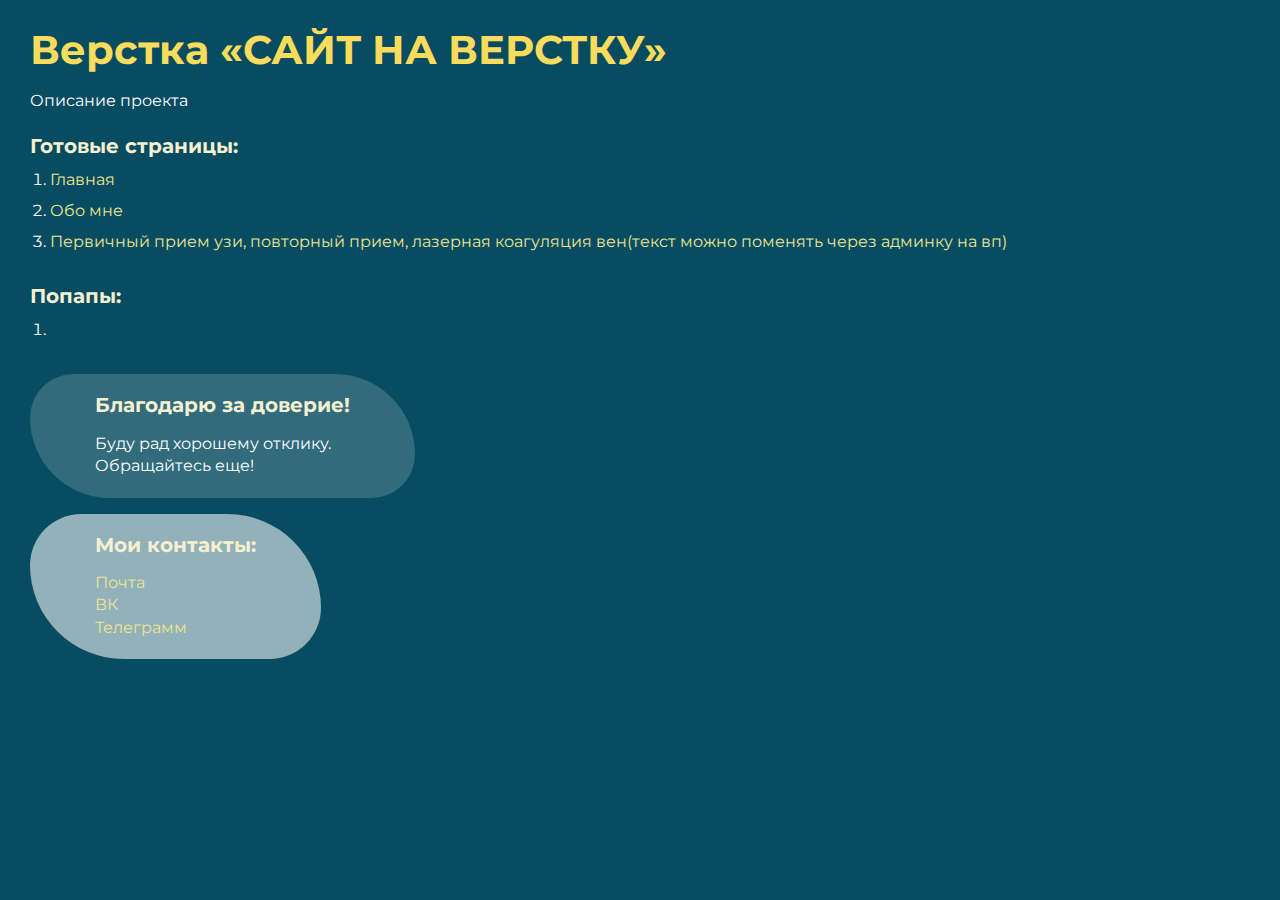
<file: index.html>
<!DOCTYPE html>
<html>

<head>
	<meta charset="UTF-8" />
	<meta name="viewport" content="width=device-width, initial-scale=1.0" />
	<title>Верстка «САЙТ НА ВЕРСТКУ»</title>
</head>

<body>
	<div class="rootpage">
		<h1>Верстка «САЙТ НА ВЕРСТКУ»</h1>
		<div class="rootpage__info">Описание проекта</div>
		<h2>Готовые страницы:</h2>
		<ol class="rootpage__list">
			<li><a target="_blank" href="home.html">Главная</a></li>
			<li><a target="_blank" href="about.html">Обо мне</a></li>
			<li><a target="_blank" href="initialUzi.html">Первичный прием узи, повторный прием, лазерная коагуляция вен(текст можно поменять через админку на вп)</a></li>
		</ol>
		<h2>Попапы:</h2>
		<ol class="rootpage__list">
			<li><a target="_blank" href="home.html#"></a></li>
		</ol>
		<div class="rootpage__tnx">
			<h2>Благодарю за доверие!</h2>
			<p>Буду рад хорошему отклику.</p>
			<p>Обращайтесь еще!</p>
		</div>
		<div class="rootpage__contacts">
			<h2>Мои контакты:</h2>
			<p>
				<a href="mailto:artem.tchalunin@yandex.ru" target="_blank">Почта</a>
			</p>
			<p><a href="https://vk.com/temawan2gecko" target="_blank">ВК</a></p>
			<p>
				<a href="https://t.me/temawan2gecko" target="_blank">Телеграмм</a>
			</p>
		</div>
	</div>
</body>
<style>
	@charset "UTF-8";
	@import url("https://fonts.googleapis.com/css?family=Montserrat:regular,700&display=swap");

	*,
	*::before,
	*::after {
		padding: 0px;
		margin: 0px;
		border: 0px;
		box-sizing: border-box;
	}

	html,
	body {
		height: 100%;
		margin: 0;
		padding: 0;
		min-width: 320px;
		width: 100%;
		color: #fff;
		background-color: #084c61;
	}

	body {
		font-family: Montserrat;
		font-size: 100%;
		line-height: 1;
		font-size: 1rem;
	}

	a {
		text-decoration: none;
		color: #ebe691;
		transition: all 1s;
	}

	a:hover {
		text-decoration: none;
	}

	ul li {
		list-style: none;
	}

	img {
		vertical-align: top;
	}

	.wrapper {
		width: 100%;
		min-height: 100%;
		overflow: hidden;
	}

	.rootpage {
		padding: 30px;
		display: flex;
		flex-direction: column;
		align-items: flex-start;
	}

	@media (max-width: 767px) {
		.rootpage {
			padding: 30px 15px;
		}
	}

	h1 {
		color: #f9dc5c;
		font-size: 2.5rem;
		margin: 0px 0px 1.25rem 0px;
	}

	@media (max-width: 767px) {
		h1 {
			font-size: 1.85rem;
			margin: 0px 0px 1.25rem 0px;
		}
	}

	h2 {
		color: #f5f0d0;
		font-size: 1.25rem;
		margin: 0px 0px 1rem 0px;
	}

	@media (max-width: 767px) {
		h2 {
			font-size: 1.125rem;
			margin: 0px 0px 1rem 0px;
		}
	}

	.rootpage__info {
		line-height: 140%;
		margin: 0px 0px 1.5rem 0px;
	}

	.rootpage__list {
		margin: 0px 0px 2.25rem 1.25rem;
	}

	.rootpage__list li:not(:last-child) {
		margin: 0px 0px 15px 0px;
	}

	.rootpage__contacts,
	.rootpage__tnx {
		border-radius: 200px 365px;
		padding: 20px 65px;
		line-height: 140%;
		transition: all 1s;
	}

	@media (max-width: 767px) {

		.rootpage__contacts,
		.rootpage__tnx {
			border-radius: 40px;
			padding: 20px;
		}
	}

	.rootpage__contacts {
		background: #93b1ba;
	}

	.rootpage__contacts a {
		color: #ebe691;
	}

	.rootpage__tnx {
		background: #326b7c;
		margin: 0px 0px 1rem 0px;
	}

	.rootpage__contacts:hover,
	.rootpage__tnx:hover {
		transform: scale(1.05);
	}
</style>

</html>
</file>
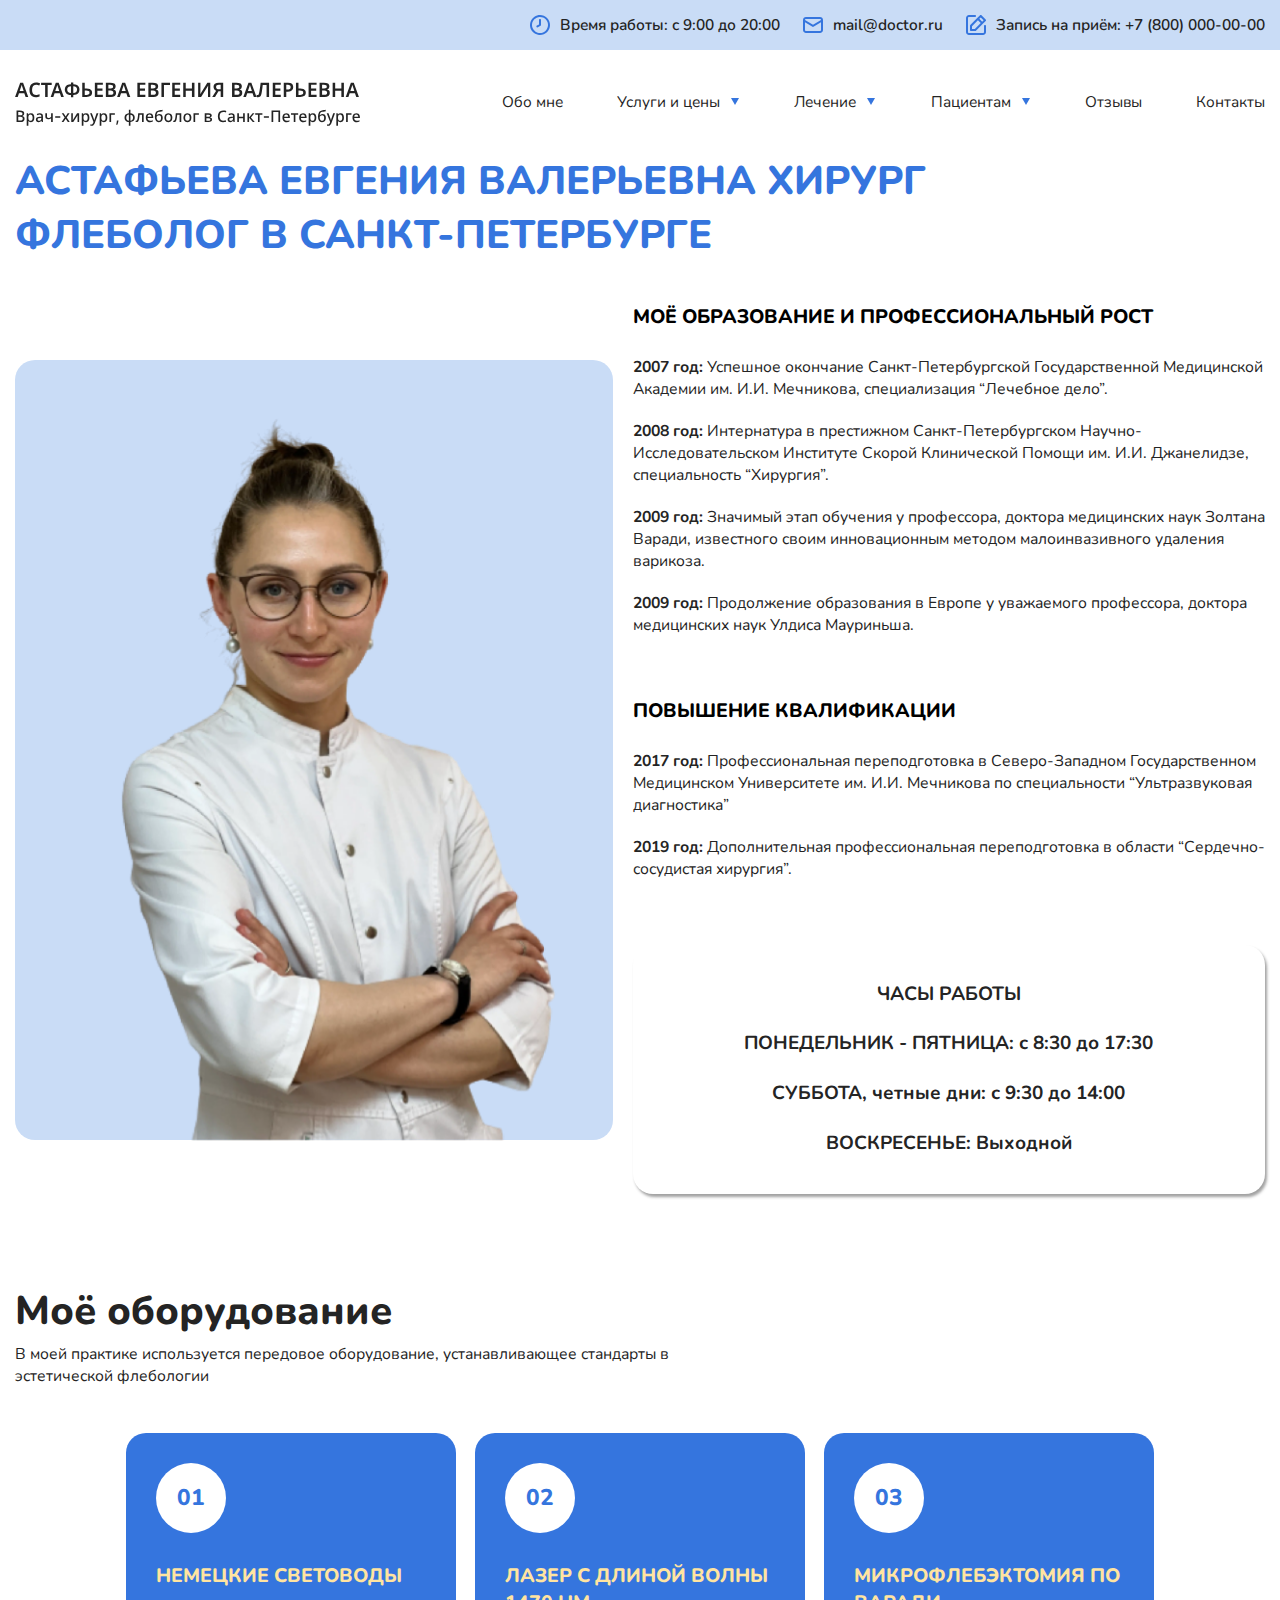
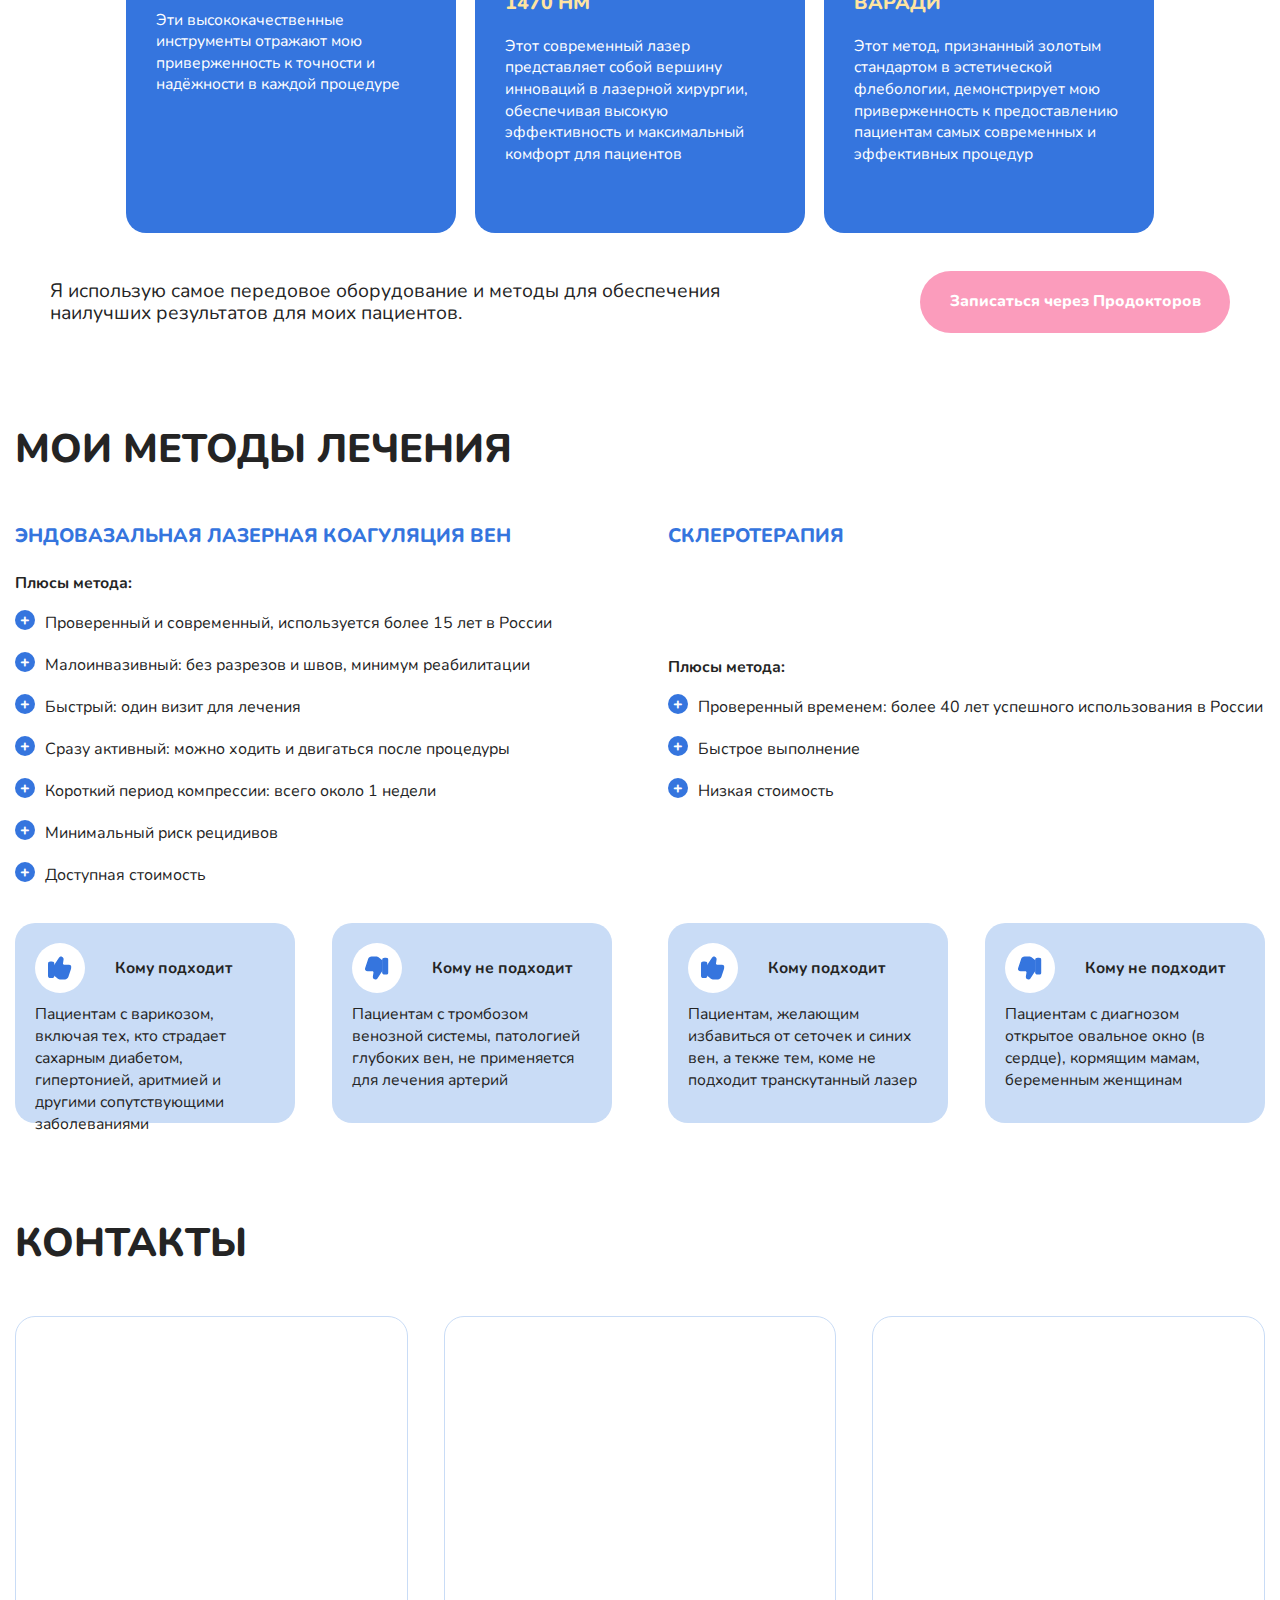
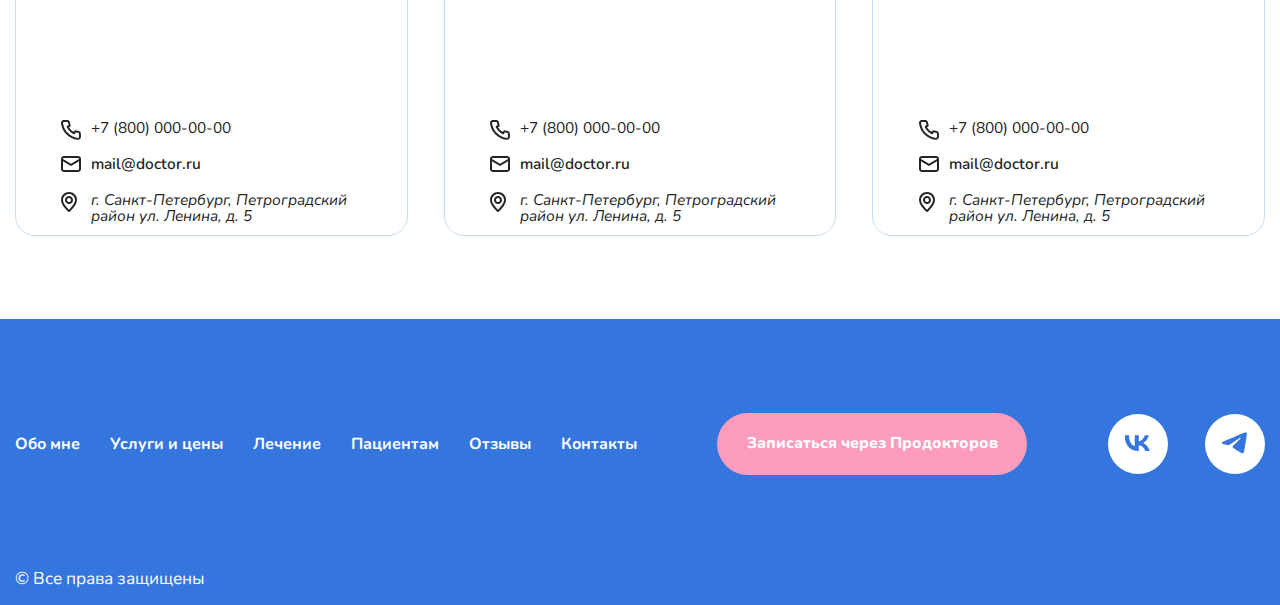
<file: about.html>
<!DOCTYPE html>
<html lang="en">

<head>
	<title>AboutPage</title>
	<meta charset="UTF-8">
	<meta name="format-detection" content="telephone=no">
	<!-- <style>body{opacity: 0;}</style> -->
	<link rel="stylesheet" href="css/style.min.css?_v=20240402194452">
	<link rel="shortcut icon" href="favicon.ico">
	<!-- <meta name="robots" content="noindex, nofollow"> -->
	<meta name="viewport" content="width=device-width, initial-scale=1.0">
</head>

<body>
	<div class="wrapper">
		<header class="header">
			<div class="header__top top-header">
				<div class="header__container">
					<div class="top-header__inner">
						<ul class="top-header__list">
							<li class="top-header__item item-top">
								<p class="item-top__time">Время работы: с 9:00 до 20:00</p>
							</li>
							<li class="top-header__item item-top">
								<a href="mailto:mail@doctor.ru" class="item-top__mail">mail@doctor.ru</a>
							</li>
							<li class="top-header__item item-top">
								<a href="tel:+78000000000" class="item-top__phone">Запись на приём: +7 (800) 000-00-00</a>
							</li>
						</ul>
						<button class="header__burger-btn">
							<span></span><span></span><span></span>
						</button>
					</div>
				</div>
			</div>
			<div class="header__bottom bottom-header">
				<div class="header__container">
					<div class="header-bottom__inner">
						<a href="#" class="header-bottom__logo">
							<img src="img/header/logo.svg" alt="" class="logo" />
						</a>
						<nav class="header-bottom__nav nav-header">
							<ul class="nav-header__list menu">
								<!-- Обо мне -->
								<li class="nav-header__item">
									<a href="../about.html" class="nav-header__link">Обо мне</a>
								</li>
								<!-- Услуги и цены -->
								<li class="nav-header__item">
									<a href="#" class="nav-header__link open-down">Услуги и цены</a>
									<ul class="submenu">
										<li>
											<a href="#" class="nav-header__link open-right">Консультации флеболога</a>
											<ul class="submenu">
												<li class="nav-header__link">
													<a href="#" class="nav-header__link">Первичный прием с УЗИ</a>
												</li>
												<li class="nav-header__link">
													<a href="#" class="nav-header__link">Первичный приём</a>
												</li>
												<li class="nav-header__link">
													<a href="#" class="nav-header__link">Повторный приём</a>
												</li>
											</ul>
										</li>
										<li>
											<a href="#" class="nav-header__link">Лазерная коагуляция вен</a>
										</li>
										<li>
											<a href="#" class="nav-header__link">Минифлебэктомия</a>
										</li>
										<li>
											<a href="#" class="nav-header__link">Склеротерапия вен под УЗИ</a>
										</li>
									</ul>
								</li>
								<!-- Лечение -->
								<li class="nav-header__item">
									<a href="#" class="nav-header__link open-down">Лечение</a>
									<ul class="submenu">
										<li>
											<a href="#" class="nav-header__link">Варикозная болезнь</a>
										</li>
										<li>
											<a href="#" class="nav-header__link">Трофические язвы при варикозе</a>
										</li>
										<li>
											<a href="#" class="nav-header__link">Посттромботическая болезнь</a>
										</li>
										<li>
											<a href="#" class="nav-header__link">Сосудистые звёздочки</a>
										</li>
										<li>
											<a href="#" class="nav-header__link">Тромбофлебит (воспаление)</a>
										</li>
									</ul>
								</li>
								<!-- Пациентам -->
								<li class="nav-header__item">
									<a href="#" class="nav-header__link open-down">Пациентам</a>
									<ul class="submenu">
										<li>
											<a href="#" class="nav-header__link">Подготовка к операции при варикозе на ногах</a>
										</li>
										<li>
											<a href="#" class="nav-header__link">Памятки и рекомендации</a>
										</li>
										<li><a href="#" class="nav-header__link">Вопрос-ответ</a></li>
										<li>
											<a href="#" class="nav-header__link open-down2">Статьи</a>
											<ul class="submenu submenu2">
												<li>
													<a href="#" class="nav-header__link">Удаление вен лазером</a>
												</li>
												<li>
													<a href="#" class="nav-header__link">Как выбрать компрессионный трикотаж</a>
												</li>
												<li>
													<a href="#" class="nav-header__link">Способы лечения варикоза</a>
												</li>
												<li>
													<a href="#" class="nav-header__link">Все статьи</a>
												</li>
											</ul>
										</li>
									</ul>
								</li>
								<!-- Отзывы -->
								<li class="nav-header__item">
									<a href="#" class="nav-header__link">Отзывы</a>
								</li>
								<!-- Контакты -->
								<li class="nav-header__item">
									<a href="#" class="nav-header__link">Контакты</a>
								</li>
							</ul>
						</nav>
					</div>
				</div>
			</div>
			<div class="mobile">
				<button class="close-btn">
					<picture><source srcset="img/header/close.webp" type="image/webp"><img src="img/header/close.png" alt="Image"></picture>
				</button>
				<nav class="nav-header1">
					<ul class="menu1">
						<!-- Обо мне -->
						<li class="nav-header__item">
							<a href="#" class="nav-header__link">Обо мне</a>
						</li>
						<!-- Услуги и цены -->
						<li class="nav-header__item">
							<a href="#" class="nav-header__link open-down1">Услуги и цены</a>
							<ul class="submenu1">
								<li>
									<a href="#" class="nav-header__link open-down1">Консультации флеболога</a>
									<ul class="submenu1">
										<li class="nav-header__link">
											<a href="#" class="nav-header__link">Первичный прием с УЗИ</a>
										</li>
										<li class="nav-header__link">
											<a href="#" class="nav-header__link">Первичный приём</a>
										</li>
										<li class="nav-header__link">
											<a href="#" class="nav-header__link">Повторный приём</a>
										</li>
									</ul>
								</li>
								<li>
									<a href="#" class="nav-header__link">Лазерная коагуляция вен</a>
								</li>
								<li>
									<a href="#" class="nav-header__link">Минифлебэктомия</a>
								</li>
								<li>
									<a href="#" class="nav-header__link">Склеротерапия вен под УЗИ</a>
								</li>
							</ul>
						</li>
						<!-- Лечение -->
						<li class="nav-header__item">
							<a href="#" class="nav-header__link open-down1">Лечение</a>
							<ul class="submenu1">
								<li>
									<a href="#" class="nav-header__link">Варикозная болезнь</a>
								</li>
								<li>
									<a href="#" class="nav-header__link">Трофические язвы при варикозе</a>
								</li>
								<li>
									<a href="#" class="nav-header__link">Посттромботическая болезнь</a>
								</li>
								<li>
									<a href="#" class="nav-header__link">Сосудистые звёздочки</a>
								</li>
								<li>
									<a href="#" class="nav-header__link">Тромбофлебит (воспаление)</a>
								</li>
							</ul>
						</li>
						<!-- Пациентам -->
						<li class="nav-header__item">
							<a href="#" class="nav-header__link open-down1">Пациентам</a>
							<ul class="submenu1">
								<li>
									<a href="#" class="nav-header__link">Подготовка к операции при варикозе на ногах</a>
								</li>
								<li>
									<a href="#" class="nav-header__link">Памятки и рекомендации</a>
								</li>
								<li><a href="#" class="nav-header__link">Вопрос-ответ</a></li>
								<li>
									<a href="#" class="nav-header__link open-down1">Статьи</a>
									<ul class="submenu1">
										<li>
											<a href="#" class="nav-header__link">Удаление вен лазером</a>
										</li>
										<li>
											<a href="#" class="nav-header__link">Как выбрать компрессионный трикотаж</a>
										</li>
										<li>
											<a href="#" class="nav-header__link">Способы лечения варикоза</a>
										</li>
										<li>
											<a href="#" class="nav-header__link">Все статьи</a>
										</li>
									</ul>
								</li>
							</ul>
						</li>
						<!-- Отзывы -->
						<li class="nav-header__item">
							<a href="#" class="nav-header__link">Отзывы</a>
						</li>
						<!-- Контакты -->
						<li class="nav-header__item">
							<a href="#" class="nav-header__link">Контакты</a>
						</li>
					</ul>
				</nav>
			</div>
		</header>

		<main class="page">
			<section class="education">
				<div class="education__container">
					<div class="education__inner inner-education">
						<h1 class="title inner-education__title">Астафьева Евгения Валерьевна хирург флеболог в санкт-петербурге</h1>
						<div class="inner-education__content content-education">
							<div class="content-education__left left-education">
								<picture><source srcset="img/content/doctor.webp" type="image/webp"><img src="img/content/doctor.png" alt="" class="left-education__img"></picture>
							</div>
							<div class="content-education__right right-education">
								<div class="right-education__item item-education">
									<h3 class="item-education__title">Моё образование и профессиональный рост</h3>
									<ul class="item-education__list">
										<li class="item-education__item">
											<p class="item-education__year">2007 год:</p>
											<p class="item-education__descr">Успешное окончание Санкт-Петербургской Государственной Медицинской Академии им. И.И. Мечникова, специализация “Лечебное дело”.</p>
										</li>
										<li class="item-education__item">
											<p class="item-education__year">2008 год:</p>
											<p class="item-education__descr">Интернатура в престижном Санкт-Петербургском Научно-Исследовательском Институте Скорой Клинической Помощи им. И.И. Джанелидзе, специальность “Хирургия”.</p>
										</li>
										<li class="item-education__item">
											<p class="item-education__year">2009 год:</p>
											<p class="item-education__descr">Значимый этап обучения у профессора, доктора медицинских наук Золтана Варади, известного своим инновационным методом малоинвазивного удаления варикоза.</p>
										</li>
										<li class="item-education__item">
											<p class="item-education__year">2009 год:</p>
											<p class="item-education__descr">Продолжение образования в Европе у уважаемого профессора, доктора медицинских наук Улдиса Мауриньша.</p>
										</li>
									</ul>
								</div>
								<div class="right-education__item item-education">
									<h3 class="item-education__title">Повышение квалификации</h3>
									<ul class="item-education__list">
										<li class="item-education__item">
											<p class="item-education__year">2017 год:</p>
											<p class="item-education__descr">Профессиональная переподготовка в Северо-Западном Государственном Медицинском Университете им. И.И. Мечникова по специальности “Ультразвуковая диагностика”</p>
										</li>
										<li class="item-education__item">
											<p class="item-education__year">2019 год:</p>
											<p class="item-education__descr">Дополнительная профессиональная переподготовка в области “Сердечно-сосудистая хирургия”.</p>
										</li>
									</ul>
								</div>
								<div class="right-education__time time-education">
									<h2 class="time-education__title">Часы работы</h2>
									<p class="time-education__descr">ПОНЕДЕЛЬНИК - ПЯТНИЦА: с 8:30 до 17:30</p>
									<p class="time-education__descr">СУББОТА, четные дни: с 9:30 до 14:00</p>
									<p class="time-education__descr">ВОСКРЕСЕНЬЕ: Выходной</p>
								</div>
							</div>
						</div>
					</div>
				</div>
			</section>
			<section class="equipment">
				<div class="equipment__container">
					<h1 class="title equipment__title">Моё оборудование</h1>
					<p class="equipment__descr">В моей практике используется передовое оборудование, устанавливающее стандарты в эстетической флебологии</p>
					<div class="inner-benefits__items items-benefits">
						<div class="items-benefits__item item-benefits equipment__item">
							<div class="item-benefits__flex">
								<div class="ball">
									<p class="equipment__number">01</p>
								</div>
								<h3 class="item-benefits__title">немецкие световоды</h3>
							</div>
							<p class="item-benefits__descr">Эти высококачественные инструменты отражают мою приверженность к точности и надёжности в каждой процедуре</p>
						</div>
						<div class="items-benefits__item item-benefits equipment__item">
							<div class="item-benefits__flex">
								<div class="ball">
									<p class="equipment__number">02</p>
								</div>
								<h3 class="item-benefits__title">лазер с длиной волны 1470 нм</h3>
							</div>
							<p class="item-benefits__descr">Этот современный лазер представляет собой вершину инноваций в лазерной хирургии, обеспечивая высокую эффективность и максимальный комфорт для пациентов</p>
						</div>
						<div class="items-benefits__item item-benefits equipment__item">
							<div class="item-benefits__flex">
								<div class="ball">
									<p class="equipment__number">03</p>
								</div>
								<h3 class="item-benefits__title">микрофлебэктомия по варади</h3>
							</div>
							<p class="item-benefits__descr">Этот метод, признанный золотым стандартом в эстетической флебологии, демонстрирует мою приверженность к предоставлению пациентам самых современных и эффективных процедур</p>
						</div>
					</div>
					<div class="equipment__signup signup-equipment">
						<p class="signup-equipment__descr">Я использую самое передовое оборудование и методы для обеспечения наилучших результатов для моих пациентов.</p>
						<a href="https://prodoctorov.ru/spb/vrach/459868-astafeva/" class="signup__btn" target="_blank">Записаться через Продокторов</a>
					</div>
				</div>
			</section>
			<section class="methods">
				<div class="methods__container">
					<div class="methods__inner inner-methods">
						<h1 class="title methods__title">Мои методы лечения</h1>
						<div class="inner-methods__content content-methods">
							<div class="content-methods__item item-methods">
								<h4 class="item-methods__title">Эндовазальная лазерная коагуляция вен</h4>
								<ul class="item-methods__list">
									<li>
										<h6 class="item-methods__plus">Плюсы метода:</h6>
									</li>
									<li class="item-methods__item">
										<p class="item-methods__descr">Проверенный и современный, используется более 15 лет в России</p>
									</li>
									<li class="item-methods__item">
										<p class="item-methods__descr">Малоинвазивный: без разрезов и швов, минимум реабилитации</p>
									</li>
									<li class="item-methods__item">
										<p class="item-methods__descr">Быстрый: один визит для лечения</p>
									</li>
									<li class="item-methods__item">
										<p class="item-methods__descr">Сразу активный: можно ходить и двигаться после процедуры</p>
									</li>
									<li class="item-methods__item">
										<p class="item-methods__descr">Короткий период компрессии: всего около 1 недели</p>
									</li>
									<li class="item-methods__item">
										<p class="item-methods__descr">Минимальный риск рецидивов</p>
									</li>
									<li class="item-methods__item">
										<p class="item-methods__descr">Доступная стоимость</p>
									</li>
								</ul>
								<div class="item-methods__rate rate-methods">
									<div class="rate-methods__like like-methods">
										<div class="like-flex">
											<div class="like-methods__like">
												<img src="img/methods/like.svg" alt="" class="like-methods__img">
											</div>
											<p class="like-methods__title">Кому подходит</p>
										</div>
										<p class="like-methods__descr">Пациентам с варикозом, включая тех, кто страдает сахарным диабетом, гипертонией, аритмией и другими сопутствующими заболеваниями</p>
									</div>
									<div class="rate-methods__dislike dislike-methods">
										<div class="like-flex">
											<div class="like-methods__like">
												<img src="img/methods/dislike.svg" alt="" class="like-methods__img">
											</div>
											<p class="like-methods__title">Кому не подходит</p>
										</div>
										<p class="like-methods__descr">Пациентам с тромбозом венозной системы, патологией глубоких вен, не применяется для лечения артерий</p>
									</div>
								</div>
							</div>
							<div class="content-methods__item item-methods">
								<h4 class="item-methods__title">Склеротерапия</h4>

								<ul class="item-methods__list">
									<li>
										<h6 class="item-methods__plus">Плюсы метода:</h6>
									</li>
									<li class="item-methods__item">

										<p class="item-methods__descr">Проверенный временем: более 40 лет успешного использования в России</p>
									</li>
									<li class="item-methods__item">
										<p class="item-methods__descr">Быстрое выполнение</p>
									</li>
									<li class="item-methods__item">
										<p class="item-methods__descr">Низкая стоимость</p>
									</li>
								</ul>
								<div class="item-methods__rate rate-methods">
									<div class="rate-methods__like like-methods">
										<div class="like-flex">
											<div class="like-methods__like">
												<img src="img/methods/like.svg" alt="" class="like-methods__img">
											</div>
											<p class="like-methods__title">Кому подходит</p>
										</div>
										<p class="like-methods__descr">Пациентам, желающим избавиться от сеточек и синих вен, а текже тем, коме не подходит транскутанный лазер</p>
									</div>
									<div class="rate-methods__dislike dislike-methods">
										<div class="like-flex">
											<div class="like-methods__like">
												<img src="img/methods/dislike.svg" alt="" class="like-methods__img">
											</div>
											<p class="like-methods__title">Кому не подходит</p>
										</div>
										<p class="like-methods__descr">Пациентам с диагнозом открытое овальное окно (в сердце), кормящим мамам, беременным женщинам</p>
									</div>
								</div>
							</div>
						</div>
					</div>
				</div>
			</section>
		</main>
		<footer class="footer">
			<div class="footer__container">
				<div class="footer__inner inner-footer">
					<h1 class="inner-footer__title title">Контакты</h1>
					<div class="inner-footer__items items-footer">
						<div class="items-footer__item item-footer">
							<div class="item-footer__map">
								<iframe class="map" src="https://yandex.ru/map-widget/v1/?um=constructor%3A0c9c217f59f1d9260af46f03858925c80df41efb16558ef377d8dd3fe2d2a1c5&amp;source=constructor" width="500" height="400" frameborder="0"></iframe>
							</div>
							<nav class="item-footer__nav nav-footer">
								<ul class="nav-footer__list">
									<li class="nav-footer__item">
										<a href="tel:+78000000000" class="nav-footer__phone">+7 (800) 000-00-00</a>
									</li>
									<li class="nav-footer__item">
										<a href="mailto:mail@doctor.ru" class="nav-footer__mail">mail@doctor.ru</a>
									</li>
									<li class="nav-footer__item">
										<address class="nav-footer__address">г. Санкт-Петербург, Петроградский район ул. Ленина, д. 5 </address>
									</li>
								</ul>
							</nav>
						</div>
						<div class="items-footer__item item-footer">
							<div class="item-footer__map">
								<iframe class="map" src="https://yandex.ru/map-widget/v1/?um=constructor%3A0c9c217f59f1d9260af46f03858925c80df41efb16558ef377d8dd3fe2d2a1c5&amp;source=constructor" width="500" height="400" frameborder="0"></iframe>
							</div>
							<nav class="item-footer__nav nav-footer">
								<ul class="nav-footer__list">
									<li class="nav-footer__item">
										<a href="tel:+78000000000" class="nav-footer__phone">+7 (800) 000-00-00</a>
									</li>
									<li class="nav-footer__item">
										<a href="mailto:mail@doctor.ru" class="nav-footer__mail">mail@doctor.ru</a>
									</li>
									<li class="nav-footer__item">
										<address class="nav-footer__address">г. Санкт-Петербург, Петроградский район ул. Ленина, д. 5 </address>
									</li>
								</ul>
							</nav>
						</div>
						<div class="items-footer__item item-footer">
							<div class="item-footer__map">
								<iframe class="map" src="https://yandex.ru/map-widget/v1/?um=constructor%3A0c9c217f59f1d9260af46f03858925c80df41efb16558ef377d8dd3fe2d2a1c5&amp;source=constructor" width="500" height="400" frameborder="0"></iframe>
							</div>
							<nav class="item-footer__nav nav-footer">
								<ul class="nav-footer__list">
									<li class="nav-footer__item">
										<a href="tel:+78000000000" class="nav-footer__phone">+7 (800) 000-00-00</a>
									</li>
									<li class="nav-footer__item">
										<a href="mailto:mail@doctor.ru" class="nav-footer__mail">mail@doctor.ru</a>
									</li>
									<li class="nav-footer__item">
										<address class="nav-footer__address">г. Санкт-Петербург, Петроградский район ул. Ленина, д. 5 </address>
									</li>
								</ul>
							</nav>
						</div>
					</div>
				</div>
			</div>
			<div class="footer__bottom bottom-footer">
				<div class="bottom-footer__container bottom-footer__inner">
					<nav class="bottom-footer__nav">
						<ul class="bottom-footer__list">
							<li class="bottom-footer__item"><a href="#" class="bottom-footer__link">Обо мне</a></li>
							<li class="bottom-footer__item"><a href="#" class="bottom-footer__link">Услуги и цены</a></li>
							<li class="bottom-footer__item"><a href="#" class="bottom-footer__link">Лечение</a></li>
							<li class="bottom-footer__item"><a href="#" class="bottom-footer__link">Пациентам</a></li>
							<li class="bottom-footer__item"><a href="#" class="bottom-footer__link">Отзывы</a></li>
							<li class="bottom-footer__item"><a href="#" class="bottom-footer__link">Контакты</a></li>
						</ul>
					</nav>
					<a href="https://prodoctorov.ru/spb/vrach/459868-astafeva/" class="signup__btn" target="_blank">Записаться через Продокторов</a>
					<nav class="bottom-footer__social social-footer">
						<ul class="social-footer__list">
							<li class="social-footer__item"><a href=" https://vk.com/club221377039" class="social-footer__link"><img src="img/footer/vk.svg" alt="" class="social-footer__img"></a></li>
							<li class="social-footer__item"><a href="https://t.me/pro_varikoz" class="social-footer__link"><img src="img/footer/tg.svg" alt="" class="social-footer__img"></a></li>
						</ul>
					</nav>
				</div>
			</div>
			<div class="prava">
				<div class="prava__container">
					<p class="prava__text">© Все права защищены</p>
				</div>
			</div>
		</footer>
	</div>
	<script src="js/app.min.js?_v=20240402194452"></script>
</body>

</html>
</file>
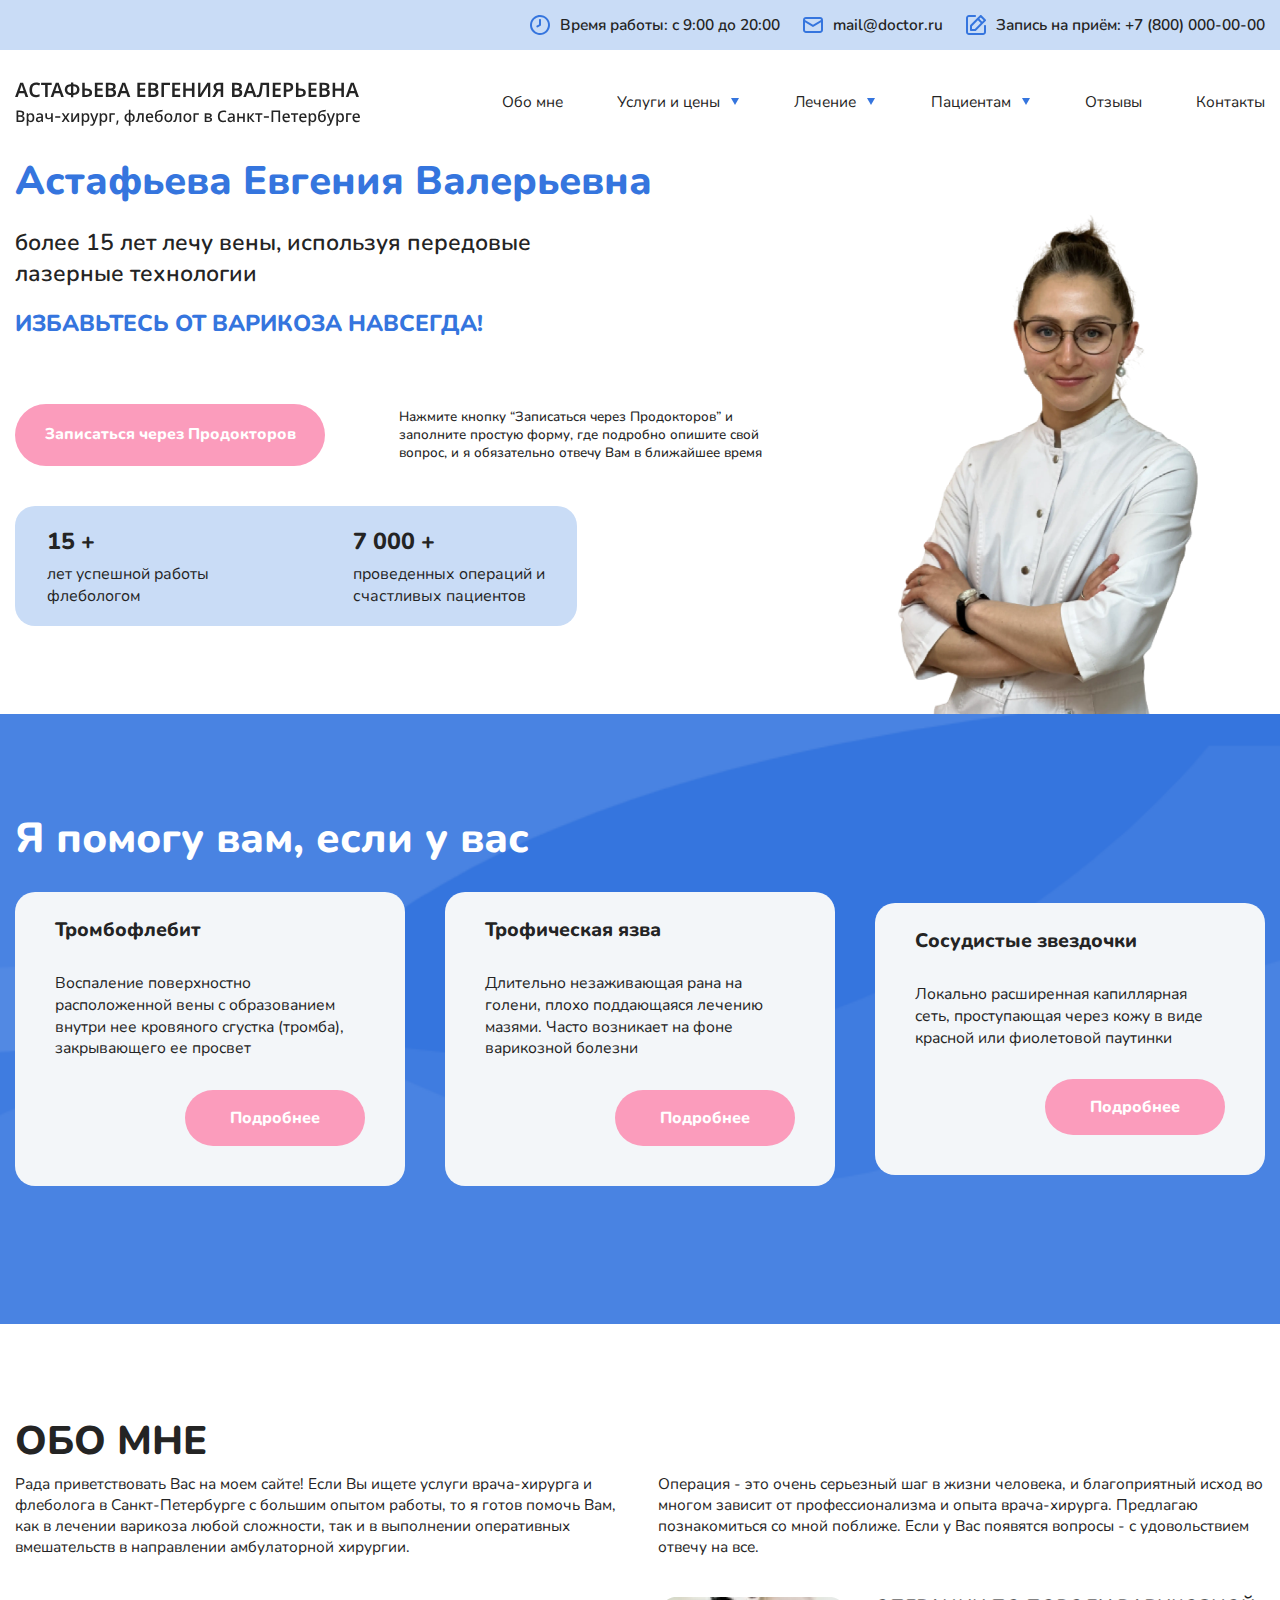
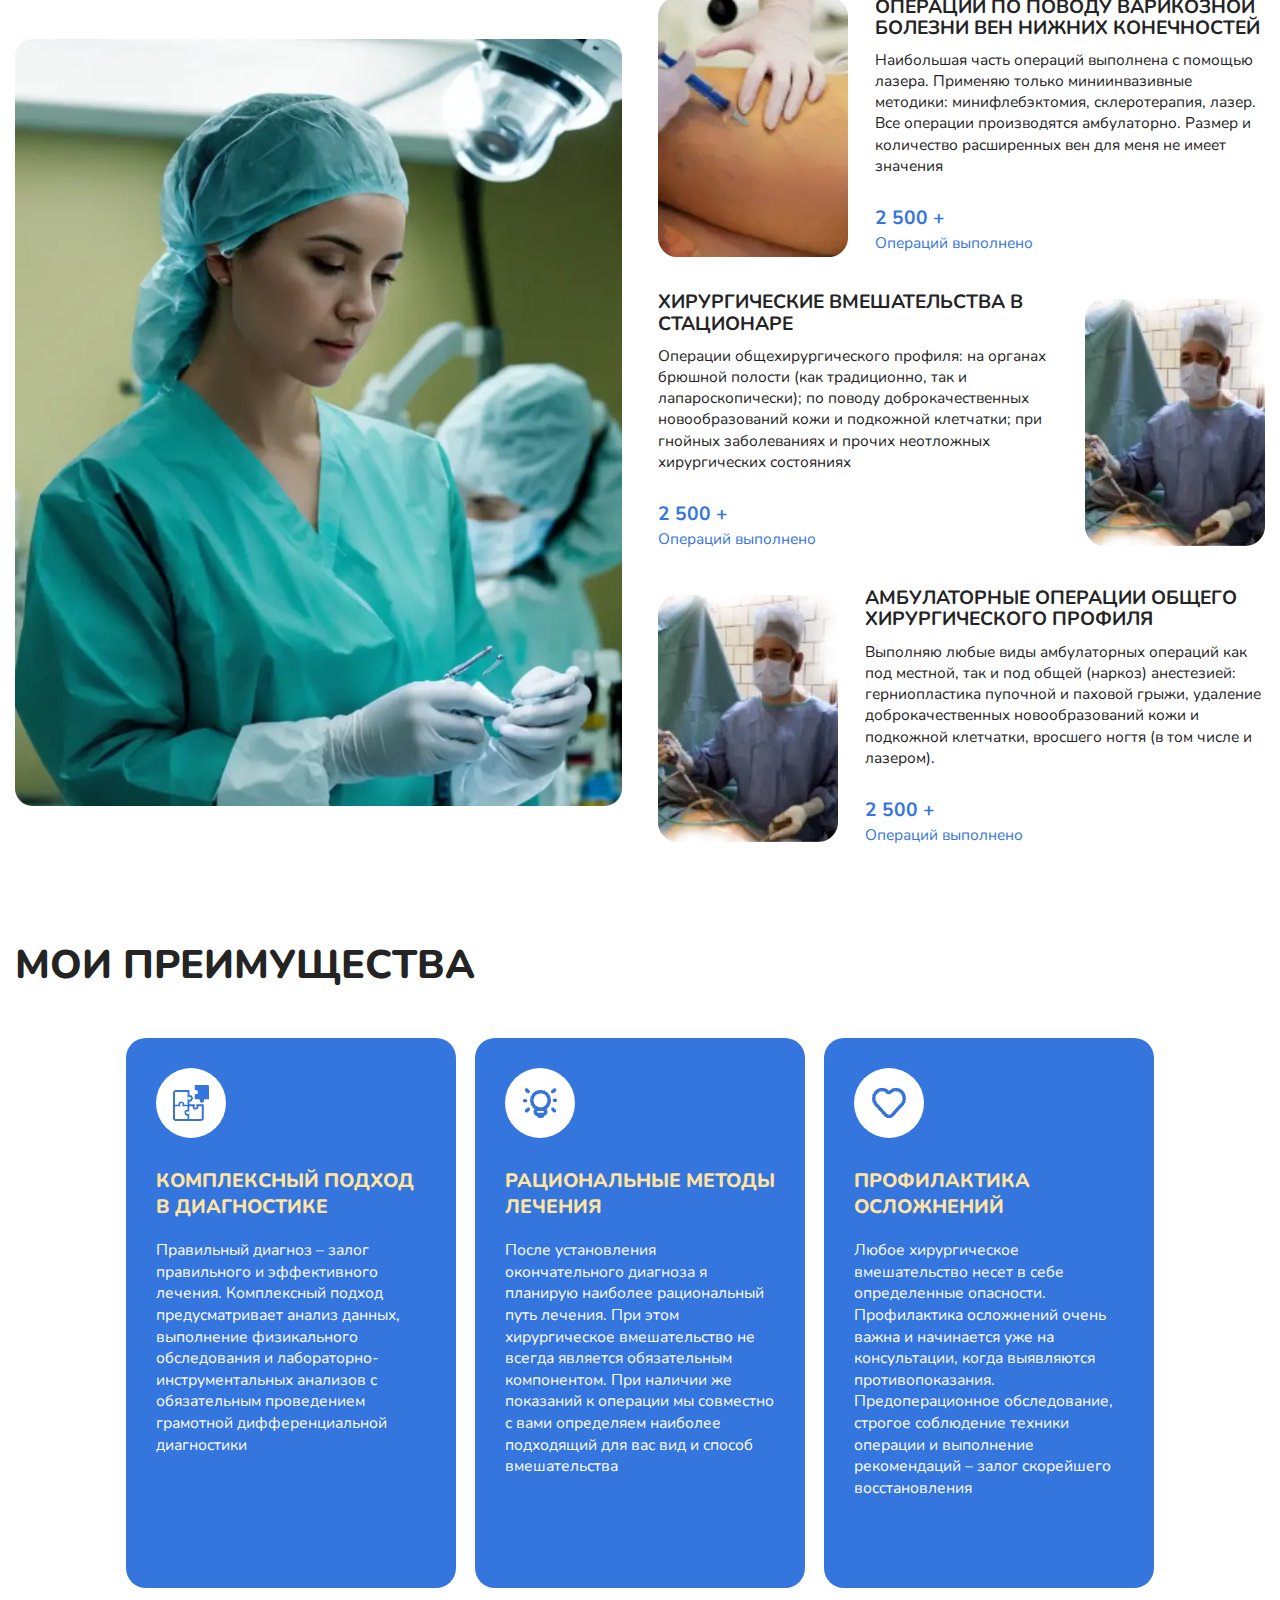
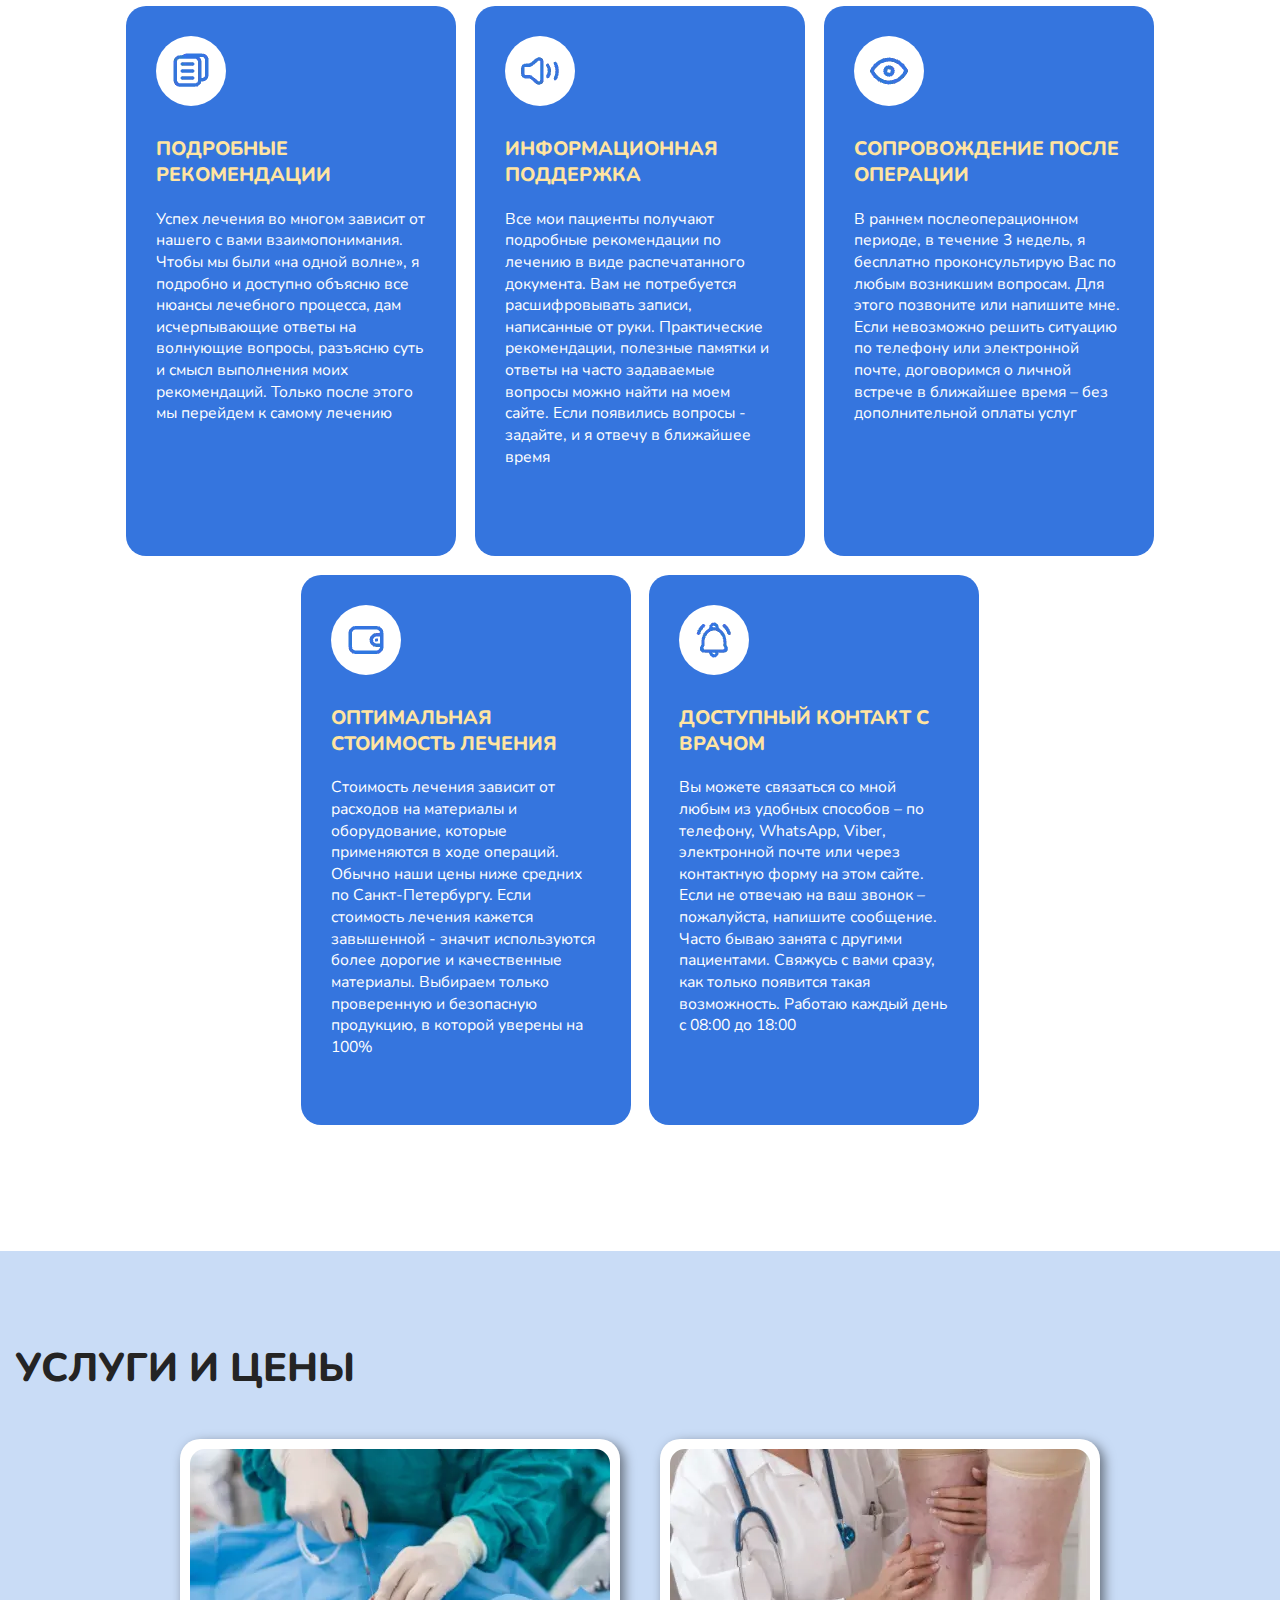
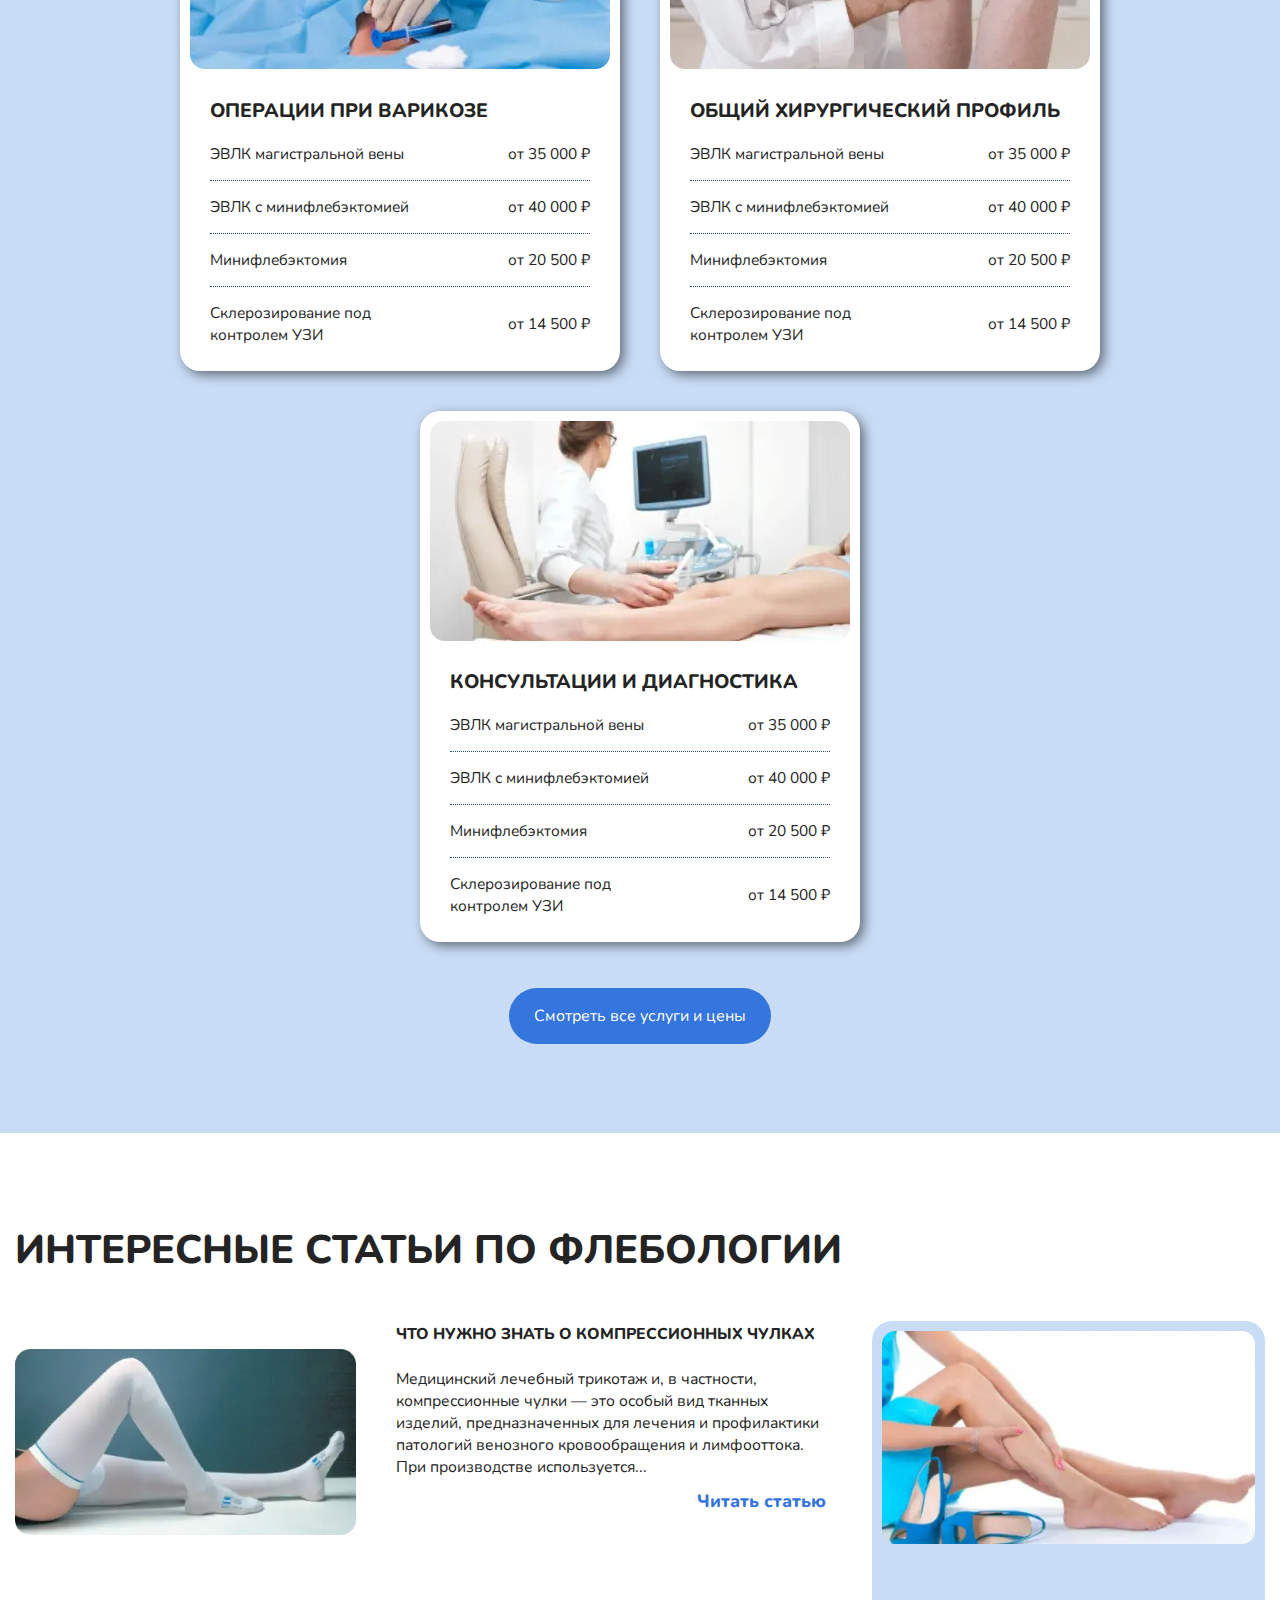
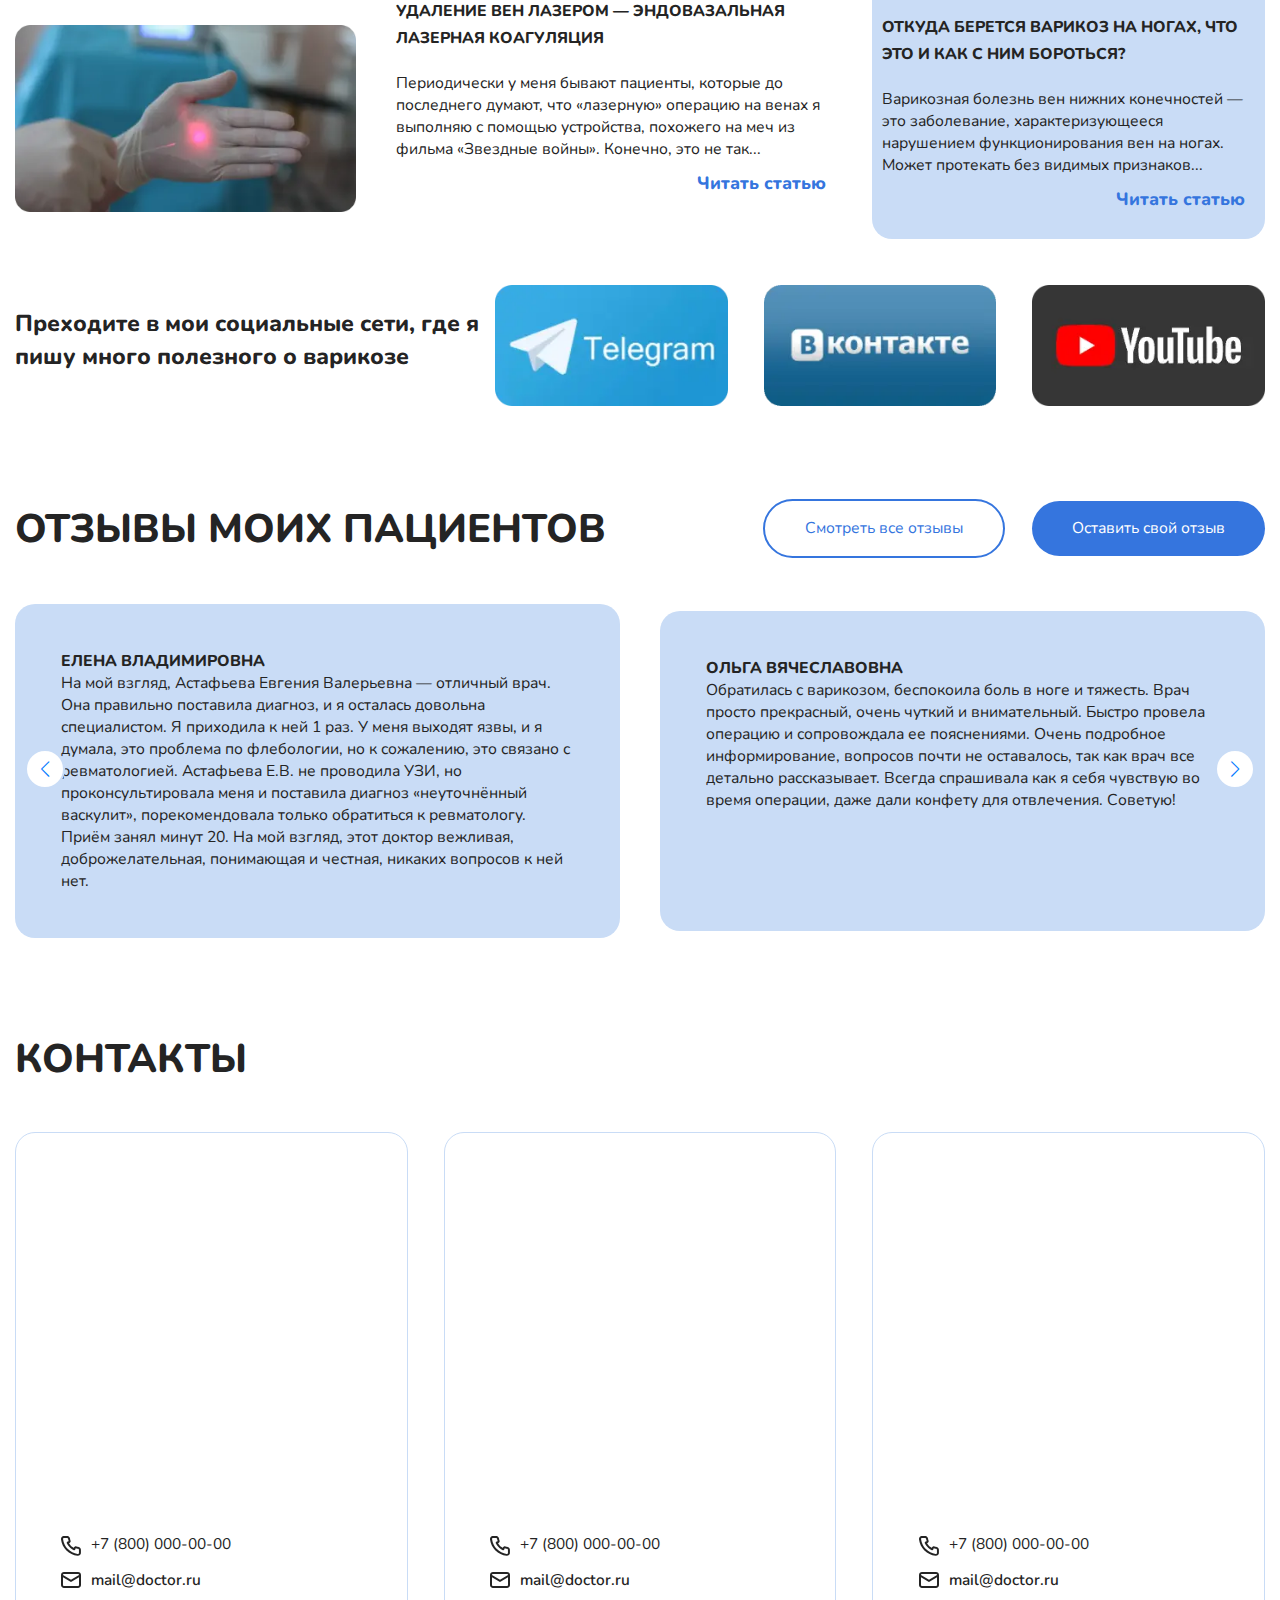
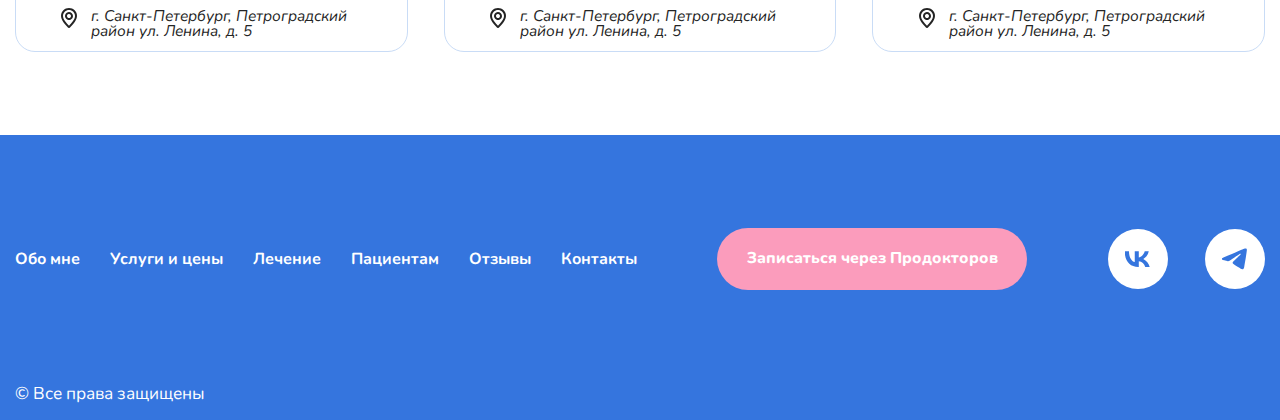
<file: home.html>
<!DOCTYPE html>
<html lang="en">

<head>
	<title>HomePage</title>
	<meta charset="UTF-8">
	<meta name="format-detection" content="telephone=no">
	<!-- <style>body{opacity: 0;}</style> -->
	<link rel="stylesheet" href="css/style.min.css?_v=20240402194452">
	<link rel="shortcut icon" href="favicon.ico">
	<!-- <meta name="robots" content="noindex, nofollow"> -->
	<meta name="viewport" content="width=device-width, initial-scale=1.0">
</head>

<body>
	<div class="wrapper">
		<header class="header">
			<div class="header__top top-header">
				<div class="header__container">
					<div class="top-header__inner">
						<ul class="top-header__list">
							<li class="top-header__item item-top">
								<p class="item-top__time">Время работы: с 9:00 до 20:00</p>
							</li>
							<li class="top-header__item item-top">
								<a href="mailto:mail@doctor.ru" class="item-top__mail">mail@doctor.ru</a>
							</li>
							<li class="top-header__item item-top">
								<a href="tel:+78000000000" class="item-top__phone">Запись на приём: +7 (800) 000-00-00</a>
							</li>
						</ul>
						<button class="header__burger-btn">
							<span></span><span></span><span></span>
						</button>
					</div>
				</div>
			</div>
			<div class="header__bottom bottom-header">
				<div class="header__container">
					<div class="header-bottom__inner">
						<a href="#" class="header-bottom__logo">
							<img src="img/header/logo.svg" alt="" class="logo" />
						</a>
						<nav class="header-bottom__nav nav-header">
							<ul class="nav-header__list menu">
								<!-- Обо мне -->
								<li class="nav-header__item">
									<a href="../about.html" class="nav-header__link">Обо мне</a>
								</li>
								<!-- Услуги и цены -->
								<li class="nav-header__item">
									<a href="#" class="nav-header__link open-down">Услуги и цены</a>
									<ul class="submenu">
										<li>
											<a href="#" class="nav-header__link open-right">Консультации флеболога</a>
											<ul class="submenu">
												<li class="nav-header__link">
													<a href="#" class="nav-header__link">Первичный прием с УЗИ</a>
												</li>
												<li class="nav-header__link">
													<a href="#" class="nav-header__link">Первичный приём</a>
												</li>
												<li class="nav-header__link">
													<a href="#" class="nav-header__link">Повторный приём</a>
												</li>
											</ul>
										</li>
										<li>
											<a href="#" class="nav-header__link">Лазерная коагуляция вен</a>
										</li>
										<li>
											<a href="#" class="nav-header__link">Минифлебэктомия</a>
										</li>
										<li>
											<a href="#" class="nav-header__link">Склеротерапия вен под УЗИ</a>
										</li>
									</ul>
								</li>
								<!-- Лечение -->
								<li class="nav-header__item">
									<a href="#" class="nav-header__link open-down">Лечение</a>
									<ul class="submenu">
										<li>
											<a href="#" class="nav-header__link">Варикозная болезнь</a>
										</li>
										<li>
											<a href="#" class="nav-header__link">Трофические язвы при варикозе</a>
										</li>
										<li>
											<a href="#" class="nav-header__link">Посттромботическая болезнь</a>
										</li>
										<li>
											<a href="#" class="nav-header__link">Сосудистые звёздочки</a>
										</li>
										<li>
											<a href="#" class="nav-header__link">Тромбофлебит (воспаление)</a>
										</li>
									</ul>
								</li>
								<!-- Пациентам -->
								<li class="nav-header__item">
									<a href="#" class="nav-header__link open-down">Пациентам</a>
									<ul class="submenu">
										<li>
											<a href="#" class="nav-header__link">Подготовка к операции при варикозе на ногах</a>
										</li>
										<li>
											<a href="#" class="nav-header__link">Памятки и рекомендации</a>
										</li>
										<li><a href="#" class="nav-header__link">Вопрос-ответ</a></li>
										<li>
											<a href="#" class="nav-header__link open-down2">Статьи</a>
											<ul class="submenu submenu2">
												<li>
													<a href="#" class="nav-header__link">Удаление вен лазером</a>
												</li>
												<li>
													<a href="#" class="nav-header__link">Как выбрать компрессионный трикотаж</a>
												</li>
												<li>
													<a href="#" class="nav-header__link">Способы лечения варикоза</a>
												</li>
												<li>
													<a href="#" class="nav-header__link">Все статьи</a>
												</li>
											</ul>
										</li>
									</ul>
								</li>
								<!-- Отзывы -->
								<li class="nav-header__item">
									<a href="#" class="nav-header__link">Отзывы</a>
								</li>
								<!-- Контакты -->
								<li class="nav-header__item">
									<a href="#" class="nav-header__link">Контакты</a>
								</li>
							</ul>
						</nav>
					</div>
				</div>
			</div>
			<div class="mobile">
				<button class="close-btn">
					<picture><source srcset="img/header/close.webp" type="image/webp"><img src="img/header/close.png" alt="Image"></picture>
				</button>
				<nav class="nav-header1">
					<ul class="menu1">
						<!-- Обо мне -->
						<li class="nav-header__item">
							<a href="#" class="nav-header__link">Обо мне</a>
						</li>
						<!-- Услуги и цены -->
						<li class="nav-header__item">
							<a href="#" class="nav-header__link open-down1">Услуги и цены</a>
							<ul class="submenu1">
								<li>
									<a href="#" class="nav-header__link open-down1">Консультации флеболога</a>
									<ul class="submenu1">
										<li class="nav-header__link">
											<a href="#" class="nav-header__link">Первичный прием с УЗИ</a>
										</li>
										<li class="nav-header__link">
											<a href="#" class="nav-header__link">Первичный приём</a>
										</li>
										<li class="nav-header__link">
											<a href="#" class="nav-header__link">Повторный приём</a>
										</li>
									</ul>
								</li>
								<li>
									<a href="#" class="nav-header__link">Лазерная коагуляция вен</a>
								</li>
								<li>
									<a href="#" class="nav-header__link">Минифлебэктомия</a>
								</li>
								<li>
									<a href="#" class="nav-header__link">Склеротерапия вен под УЗИ</a>
								</li>
							</ul>
						</li>
						<!-- Лечение -->
						<li class="nav-header__item">
							<a href="#" class="nav-header__link open-down1">Лечение</a>
							<ul class="submenu1">
								<li>
									<a href="#" class="nav-header__link">Варикозная болезнь</a>
								</li>
								<li>
									<a href="#" class="nav-header__link">Трофические язвы при варикозе</a>
								</li>
								<li>
									<a href="#" class="nav-header__link">Посттромботическая болезнь</a>
								</li>
								<li>
									<a href="#" class="nav-header__link">Сосудистые звёздочки</a>
								</li>
								<li>
									<a href="#" class="nav-header__link">Тромбофлебит (воспаление)</a>
								</li>
							</ul>
						</li>
						<!-- Пациентам -->
						<li class="nav-header__item">
							<a href="#" class="nav-header__link open-down1">Пациентам</a>
							<ul class="submenu1">
								<li>
									<a href="#" class="nav-header__link">Подготовка к операции при варикозе на ногах</a>
								</li>
								<li>
									<a href="#" class="nav-header__link">Памятки и рекомендации</a>
								</li>
								<li><a href="#" class="nav-header__link">Вопрос-ответ</a></li>
								<li>
									<a href="#" class="nav-header__link open-down1">Статьи</a>
									<ul class="submenu1">
										<li>
											<a href="#" class="nav-header__link">Удаление вен лазером</a>
										</li>
										<li>
											<a href="#" class="nav-header__link">Как выбрать компрессионный трикотаж</a>
										</li>
										<li>
											<a href="#" class="nav-header__link">Способы лечения варикоза</a>
										</li>
										<li>
											<a href="#" class="nav-header__link">Все статьи</a>
										</li>
									</ul>
								</li>
							</ul>
						</li>
						<!-- Отзывы -->
						<li class="nav-header__item">
							<a href="#" class="nav-header__link">Отзывы</a>
						</li>
						<!-- Контакты -->
						<li class="nav-header__item">
							<a href="#" class="nav-header__link">Контакты</a>
						</li>
					</ul>
				</nav>
			</div>
		</header>

		<main class="page">
			<section class="afterHeader">
				<div class="afterHeader__container">
					<div class="afterHeader__inner inner-afterHeader">
						<div class="inner-afterHeader__left">
							<h1 class="inner-afterHeader__title title">Астафьева Евгения Валерьевна</h1>
							<h4 class="inner-afterHeader__descr">более 15 лет лечу вены, используя передовые лазерные технологии</h4>
							<h4 class="inner-afterHeader__forever">избавьтесь от варикоза навсегда!</h4>
							<div class="inner-afterHeader__signup signup">
								<a href="https://prodoctorov.ru/spb/vrach/459868-astafeva/" class="signup__btn" target="_blank">Записаться через Продокторов</a>
								<p class="signup__descr">Нажмите кнопку “Записаться через Продокторов” и заполните простую форму, где подробно опишите свой вопрос, и я обязательно отвечу Вам в ближайшее время</p>
							</div>
							<div class="inner-afterHeader__year year-afterHeader">
								<div class="year-afterHeader__fifteen">
									<p class="year-afterHeader__fifteen__first">15 +</p>
									<p class="year-afterHeader__fifteen__second">лет успешной работы флебологом</p>
								</div>
								<div class="year-afterHeader__seven">
									<p class="year-afterHeader__seven__first">7 000 +</p>
									<p class="year-afterHeader__seven__second">проведенных операций и счастливых пациентов</p>
								</div>
							</div>
						</div>
						<div class="inner-afterHeader__right right-afterHeader">
							<picture><source srcset="img/content/doctor.webp" type="image/webp"><img src="img/content/doctor.png" alt="" class="right-afterHeader__img"></picture>
						</div>
						<div class="inner-afterHeader__year year-afterHeader visible768px">
							<div class="year-afterHeader__fifteen">
								<p class="year-afterHeader__fifteen__first">15 +</p>
								<p class="year-afterHeader__fifteen__second">лет успешной работы флебологом</p>
							</div>
							<div class="year-afterHeader__seven">
								<p class="year-afterHeader__seven__first">7 000 +</p>
								<p class="year-afterHeader__seven__second">проведенных операций и счастливых пациентов</p>
							</div>
						</div>
					</div>
				</div>
			</section>
			<section class="help">
				<div class="hepl__container">
					<div class="help__inner inner-help">
						<h1 class="title inner-help__title">Я помогу вам, если у вас</h1>
						<div class="inner-help__content content-help">
							<div class="content-help__item item-help">
								<h4 class="item-help__title">Тромбофлебит</h4>
								<p class="item-help__descr">Воспаление поверхностно расположенной вены с образованием внутри нее кровяного сгустка (тромба), закрывающего ее просвет</p>
								<button class="item-help__btn">Подробнее</button>
							</div>
							<div class="content-help__item item-help">
								<h4 class="item-help__title">Трофическая язва</h4>
								<p class="item-help__descr">Длительно незаживающая рана на голени, плохо поддающаяся лечению мазями. Часто возникает на фоне варикозной болезни</p>
								<button class="item-help__btn">Подробнее</button>
							</div>
							<div class="content-help__item item-help">
								<h4 class="item-help__title">Сосудистые звездочки</h4>
								<p class="item-help__descr">Локально расширенная капиллярная сеть, проступающая через кожу в виде красной или фиолетовой паутинки</p>
								<button class="item-help__btn">Подробнее</button>
							</div>
						</div>
					</div>
				</div>
			</section>
			<section class="about">
				<div class="about__container">
					<h1 class="inner-about__title title">обо мне</h1>
					<div class="about__inner inner-about">
						<div class="inner-about__descr descr-about grid-div1">
							<p class="descr-about__text">Рада приветствовать Вас на моем сайте! Если Вы ищете услуги врача-хирурга и флеболога в Санкт-Петербурге с большим опытом работы, то я готов помочь Вам, как в лечении варикоза любой сложности, так и в выполнении оперативных вмешательств в направлении амбулаторной хирургии.</p>
						</div>
						<div class="inner-about__descr descr-about grid-div2">
							<p class="descr-about__text">Операция - это очень серьезный шаг в жизни человека, и благоприятный исход во многом зависит от профессионализма и опыта врача-хирурга. Предлагаю познакомиться со мной поближе. Если у Вас появятся вопросы - с удовольствием отвечу на все.</p>
						</div>
						<div class="inner-about__photo">
							<picture><source srcset="img/about/doctor.webp" type="image/webp"><img src="img/about/doctor.png" alt="" class="inner-about__img"></picture>
						</div>
						<div class="inner-about__item1 item1">
							<div class="inner-about__wrap"><picture><source srcset="img/about/operation1.webp" type="image/webp"><img src="img/about/operation1.png" alt="" class="item1__img"></picture></div>
							<div class="item1-content">
								<h4 class="item1-content__title">Операции по поводу варикозной болезни вен нижних конечностей</h4>
								<p class="item1-content__descr">Наибольшая часть операций выполнена с помощью лазера. Применяю только миниинвазивные методики: минифлебэктомия, склеротерапия, лазер. Все операции производятся амбулаторно. Размер и количество расширенных вен для меня не имеет значения</p>
								<div class="item1-content__operations operations-item1">
									<p class="operations-item1__number">2 500 +</p>
									<p class="operations-item1__descr">Операций выполнено</p>
								</div>
							</div>
						</div>
						<div class="inner-about__item2 item2">
							<div class="item1-content">
								<h4 class="item1-content__title">ХИРУРГИЧЕСКИЕ ВМЕШАТЕЛЬСТВА В СТАЦИОНАРЕ</h4>
								<p class="item1-content__descr">Операции общехирургического профиля: на органах брюшной полости (как традиционно, так и лапароскопически); по поводу доброкачественных новообразований кожи и подкожной клетчатки; при гнойных заболеваниях и прочих неотложных хирургических состояниях</p>
								<div class="item1-content__operations operations-item1">
									<p class="operations-item1__number">2 500 +</p>
									<p class="operations-item1__descr">Операций выполнено</p>
								</div>
							</div>
							<div class="inner-about__wrap"><picture><source srcset="img/about/operation2.webp" type="image/webp"><img src="img/about/operation2.png" alt="" class="item1__img"></picture></div>
						</div>
						<div class="inner-about__item3 item1">
							<div class="inner-about__wrap"><picture><source srcset="img/about/operation2.webp" type="image/webp"><img src="img/about/operation2.png" alt="" class="item1__img"></picture></div>
							<div class="item1-content">
								<h4 class="item1-content__title">АМБУЛАТОРНЫЕ ОПЕРАЦИИ ОБЩЕГО ХИРУРГИЧЕСКОГО ПРОФИЛЯ</h4>
								<p class="item1-content__descr">Выполняю любые виды амбулаторных операций как под местной, так и под общей (наркоз) анестезией: герниопластика пупочной и паховой грыжи, удаление доброкачественных новообразований кожи и подкожной клетчатки, вросшего ногтя (в том числе и лазером).</p>
								<div class="item1-content__operations operations-item1">
									<p class="operations-item1__number">2 500 +</p>
									<p class="operations-item1__descr">Операций выполнено</p>
								</div>
							</div>
						</div>
					</div>
				</div>
			</section>
			<section class="benefits">
				<div class="benefits__container">
					<div class="benefits__inner inner-benefits">
						<h1 class="title inner-benefits__title">мои преимущества</h1>
						<div class="inner-benefits__items items-benefits">
							<div class="items-benefits__item item-benefits">
								<div class="item-benefits__flex">
									<div class="ball"><picture><source srcset="img/benefits/puzzle.webp" type="image/webp"><img src="img/benefits/puzzle.png" alt="" class="item-benefits__img"></picture></div>
									<h3 class="item-benefits__title">комплексный подход в диагностике</h3>
								</div>
								<p class="item-benefits__descr">Правильный диагноз – залог правильного и эффективного лечения. Комплексный подход предусматривает анализ данных, выполнение физикального обследования и лабораторно-инструментальных анализов с обязательным проведением грамотной дифференциальной диагностики</p>
							</div>
							<div class="items-benefits__item item-benefits">
								<div class="item-benefits__flex">
									<div class="ball"><picture><source srcset="img/benefits/idea.webp" type="image/webp"><img src="img/benefits/idea.png" alt="" class="item-benefits__img"></picture></div>
									<h3 class="item-benefits__title">Рациональные методы лечения</h3>
								</div>
								<p class="item-benefits__descr">После установления окончательного диагноза я планирую наиболее рациональный путь лечения. При этом хирургическое вмешательство не всегда является обязательным компонентом. При наличии же показаний к операции мы совместно с вами определяем наиболее подходящий для вас вид и способ вмешательства</p>
							</div>
							<div class="items-benefits__item item-benefits">
								<div class="item-benefits__flex">
									<div class="ball"><picture><source srcset="img/benefits/heart.webp" type="image/webp"><img src="img/benefits/heart.png" alt="" class="item-benefits__img"></picture></div>
									<h3 class="item-benefits__title">профилактика осложнений</h3>
								</div>
								<p class="item-benefits__descr">Любое хирургическое вмешательство несет в себе определенные опасности. Профилактика осложнений очень важна и начинается уже на консультации, когда выявляются противопоказания. Предоперационное обследование, строгое соблюдение техники операции и выполнение рекомендаций – залог скорейшего восстановления</p>
							</div>
							<div class="items-benefits__item item-benefits">
								<div class="item-benefits__flex">
									<div class="ball"><picture><source srcset="img/benefits/recomendetion.webp" type="image/webp"><img src="img/benefits/recomendetion.png" alt="" class="item-benefits__img"></picture></div>
									<h3 class="item-benefits__title">подробные рекомендации</h3>
								</div>
								<p class="item-benefits__descr">Успех лечения во многом зависит от нашего с вами взаимопонимания. Чтобы мы были «на одной волне», я подробно и доступно объясню все нюансы лечебного процесса, дам исчерпывающие ответы на волнующие вопросы, разъясню суть и смысл выполнения моих рекомендаций. Только после этого мы перейдем к самому лечению</p>
							</div>
							<div class="items-benefits__item item-benefits">
								<div class="item-benefits__flex">
									<div class="ball"><picture><source srcset="img/benefits/sound.webp" type="image/webp"><img src="img/benefits/sound.png" alt="" class="item-benefits__img"></picture></div>
									<h3 class="item-benefits__title">информационная поддержка</h3>
								</div>
								<p class="item-benefits__descr">Все мои пациенты получают подробные рекомендации по лечению в виде распечатанного документа. Вам не потребуется расшифровывать записи, написанные от руки. Практические рекомендации, полезные памятки и ответы на часто задаваемые вопросы можно найти на моем сайте. Если появились вопросы - задайте, и я отвечу в ближайшее время</p>
							</div>
							<div class="items-benefits__item item-benefits">
								<div class="item-benefits__flex">
									<div class="ball"><picture><source srcset="img/benefits/eye.webp" type="image/webp"><img src="img/benefits/eye.png" alt="" class="item-benefits__img"></picture></div>
									<h3 class="item-benefits__title">Сопровождение после операции</h3>
								</div>
								<p class="item-benefits__descr">В раннем послеоперационном периоде, в течение 3 недель, я бесплатно проконсультирую Вас по любым возникшим вопросам. Для этого позвоните или напишите мне. Если невозможно решить ситуацию по телефону или электронной почте, договоримся о личной встрече в ближайшее время – без дополнительной оплаты услуг</p>
							</div>
							<div class="items-benefits__item item-benefits">
								<div class="item-benefits__flex">
									<div class="ball"><picture><source srcset="img/benefits/cost.webp" type="image/webp"><img src="img/benefits/cost.png" alt="" class="item-benefits__img"></picture></div>
									<h3 class="item-benefits__title">оптимальная стоимость лечения</h3>
								</div>
								<p class="item-benefits__descr">Стоимость лечения зависит от расходов на материалы и оборудование, которые применяются в ходе операций. Обычно наши цены ниже средних по Санкт-Петербургу. Если стоимость лечения кажется завышенной - значит используются более дорогие и качественные материалы. Выбираем только проверенную и безопасную продукцию, в которой уверены на 100%</p>
							</div>
							<div class="items-benefits__item item-benefits">
								<div class="item-benefits__flex">
									<div class="ball"><picture><source srcset="img/benefits/contact.webp" type="image/webp"><img src="img/benefits/contact.png" alt="" class="item-benefits__img"></picture></div>
									<h3 class="item-benefits__title">ДОСТУПНЫЙ КОНТАКТ С ВРАЧОМ</h3>
								</div>
								<p class="item-benefits__descr">Вы можете связаться со мной любым из удобных способов – по телефону, WhatsApp, Viber, электронной почте или через контактную форму на этом сайте. Если не отвечаю на ваш звонок – пожалуйста, напишите сообщение. Часто бываю занята с другими пациентами. Cвяжусь с вами сразу, как только появится такая возможность. Работаю каждый день с 08:00 до 18:00</p>
							</div>
						</div>
					</div>
				</div>
			</section>
			<section class="price">
				<div class="price__container">
					<div class="price__inner inner-price">
						<h1 class="inner-price__title title">Услуги и цены</h1>
						<div class="inner-price__items items-price">
							<div class="items-price__item item-price">
								<div class="item-price__wrap"><picture><source srcset="img/price/1.webp" type="image/webp"><img src="img/price/1.png" alt="" class="item-price__img"></picture></div>
								<h3 class="item-price__title">операции при варикозе</h3>
								<div class="item-price__descr descr-price">
									<p class="descr-price__text">ЭВЛК магистральной вены</p>
									<p class="descr-price__price">от 35 000 ₽</p>
								</div>
								<div class="item-price__descr descr-price">
									<p class="descr-price__text">ЭВЛК с минифлебэктомией</p>
									<p class="descr-price__price">от 40 000 ₽</p>
								</div>
								<div class="item-price__descr descr-price">
									<p class="descr-price__text">Минифлебэктомия</p>
									<p class="descr-price__price">от 20 500 ₽</p>
								</div>
								<div class="item-price__descr1 descr-price1">
									<p class="descr-price__text">Склерозирование под контролем УЗИ</p>
									<p class="descr-price__price">от 14 500 ₽</p>
								</div>
							</div>
							<div class="items-price__item item-price">
								<div class="item-price__wrap"><picture><source srcset="img/price/2.webp" type="image/webp"><img src="img/price/2.png" alt="" class="item-price__img"></picture></div>
								<h3 class="item-price__title">ОБЩИЙ ХИРУРГИЧЕСКИЙ ПРОФИЛЬ</h3>
								<div class="item-price__descr descr-price">
									<p class="descr-price__text">ЭВЛК магистральной вены</p>
									<p class="descr-price__price">от 35 000 ₽</p>
								</div>
								<div class="item-price__descr descr-price">
									<p class="descr-price__text">ЭВЛК с минифлебэктомией</p>
									<p class="descr-price__price">от 40 000 ₽</p>
								</div>
								<div class="item-price__descr descr-price">
									<p class="descr-price__text">Минифлебэктомия</p>
									<p class="descr-price__price">от 20 500 ₽</p>
								</div>
								<div class="item-price__descr1 descr-price1">
									<p class="descr-price__text">Склерозирование под контролем УЗИ</p>
									<p class="descr-price__price">от 14 500 ₽</p>
								</div>
							</div>
							<div class="items-price__item item-price">
								<div class="item-price__wrap"><picture><source srcset="img/price/3.webp" type="image/webp"><img src="img/price/3.png" alt="" class="item-price__img"></picture></div>
								<h3 class="item-price__title">КОНСУЛЬТАЦИИ И ДИАГНОСТИКА</h3>
								<div class="item-price__descr descr-price">
									<p class="descr-price__text">ЭВЛК магистральной вены</p>
									<p class="descr-price__price">от 35 000 ₽</p>
								</div>
								<div class="item-price__descr descr-price">
									<p class="descr-price__text">ЭВЛК с минифлебэктомией</p>
									<p class="descr-price__price">от 40 000 ₽</p>
								</div>
								<div class="item-price__descr descr-price">
									<p class="descr-price__text">Минифлебэктомия</p>
									<p class="descr-price__price">от 20 500 ₽</p>
								</div>
								<div class="item-price__descr1 descr-price1">
									<p class="descr-price__text">Склерозирование под контролем УЗИ</p>
									<p class="descr-price__price">от 14 500 ₽</p>
								</div>
							</div>
						</div>
						<button class="inner-price__btn">Смотреть все услуги и цены</button>
					</div>
				</div>
			</section>
			<section class="blogs">
				<div class="blogs__container">
					<div class="blogs__inner inner-blogs">
						<h1 class="inner-blogs__title title">Интересные статьи по флебологии</h1>
						<div class="inner-blogs__content content-blogs">
							<div class="content-blogs__item1 item-blogs">
								<div class="content-blogs__wrap"><picture><source srcset="img/blogs/1.webp" type="image/webp"><img src="img/blogs/1.png" alt="" class="item-blogs__img"></picture></div>
								<div class="item-blogs__inner">
									<h4 class="item-blogs__title">Что нужно знать о компрессионных чулках</h4>
									<p class="item-blogs__descr">Медицинский лечебный трикотаж и, в частности, компрессионные чулки — это особый вид тканных изделий, предназначенных для лечения и профилактики патологий венозного кровообращения и лимфооттока. При производстве используется...</p>
									<a href="" class="item-blogs__read">Читать статью</a>
								</div>
							</div>
							<div class="content-blogs__item2 item-blogs">
								<div class="content-blogs__wrap"><picture><source srcset="img/blogs/2.webp" type="image/webp"><img src="img/blogs/2.png" alt="" class="item-blogs__img"></picture></div>
								<div class="item-blogs__inner">
									<h4 class="item-blogs__title">УДАЛЕНИЕ ВЕН ЛАЗЕРОМ — ЭНДОВАЗАЛЬНАЯ ЛАЗЕРНАЯ КОАГУЛЯЦИЯ</h4>
									<p class="item-blogs__descr">Периодически у меня бывают пациенты, которые до последнего думают, что «лазерную» операцию на венах я выполняю с помощью устройства, похожего на меч из фильма «Звездные войны». Конечно, это не так...</p>
									<a href="" class="item-blogs__read">Читать статью</a>
								</div>
							</div>
							<div class="content-blogs__item3 item-blogs">
								<div class="content-blogs__wrap"><picture><source srcset="img/blogs/3.webp" type="image/webp"><img src="img/blogs/3.png" alt="" class="item-blogs__img"></picture></div>
								<div class="item-blogs__inner">
									<h4 class="item-blogs__title">ОТКУДА БЕРЕТСЯ ВАРИКОЗ НА НОГАХ, ЧТО ЭТО И КАК С НИМ БОРОТЬСЯ?</h4>
									<p class="item-blogs__descr">Варикозная болезнь вен нижних конечностей — это заболевание, характеризующееся нарушением функционирования вен на ногах. Может протекать без видимых признаков...</p>
									<a href="" class="item-blogs__read">Читать статью</a>
								</div>
							</div>
						</div>
					</div>
				</div>
			</section>
			<section class="social">
				<div class="social__container">
					<div class="social__inner inner-social">
						<h1 class="inner-social__title title">Преходите в мои социальные сети, где я пишу много полезного о варикозе</h1>
						<div class="inner-social__items">
							<a target="_blank" href="https://t.me/pro_varikoz" class="items-social__item item-social"><picture><source srcset="img/social/tg.webp" type="image/webp"><img src="img/social/tg.png" alt="" class="item-social__img"></picture></a>
							<a target="_blank" href="https://vk.com/club221377039" class="items-social__item item-social"><picture><source srcset="img/social/vk.webp" type="image/webp"><img src="img/social/vk.png" alt="" class="item-social__img"></picture></a>
							<a target="_blank" href="https://www.youtube.com/@proVarikoz" class="items-social__item item-social"><picture><source srcset="img/social/youtube.webp" type="image/webp"><img src="img/social/youtube.png" alt="" class="item-social__img"></picture></a>
						</div>
					</div>
				</div>
			</section>
			<section class="slider">
				<div class="slider__container">
					<div class="slider__inner slider-inner">
						<div class="slider-inner__top">
							<h1 class="slider-inner__title title">отзывы моих пациентов</h1>
							<div class="slider-inner__buttons">
								<button class="slider-inner__btn1">Смотреть все отзывы</button>
								<button class="slider-inner__btn2">Оставить свой отзыв</button>
							</div>
						</div>
						<!-- Оболонка слайдера -->
						<div class="slider__slider swiper">
							<!-- Частина слайдера, що рухається -->
							<div class="slider__wrapper swiper-wrapper">
								<!-- Слайд -->
								<div class="slider__slide swiper-slide">
									<p class="swiper-slide__title">Елена владимировна</p>
									<p class="swiper-slide__descr">На мой взгляд, Астафьева Евгения Валерьевна — отличный врач. Она правильно поставила диагноз, и я осталась довольна специалистом. Я приходила к ней 1 раз. У меня выходят язвы, и я думала, это проблема по флебологии, но к сожалению, это связано с ревматологией. Астафьева Е.В. не проводила УЗИ, но проконсультировала меня и поставила диагноз «неуточнённый васкулит», порекомендовала только обратиться к ревматологу. Приём занял минут 20. На мой взгляд, этот доктор вежливая, доброжелательная, понимающая и честная, никаких вопросов к ней нет.</p>
								</div>
								<div class="slider__slide swiper-slide">
									<p class="swiper-slide__title">Ольга вячеславовна</p>
									<p class="swiper-slide__descr">Обратилась с варикозом, беспокоила боль в ноге и тяжесть. Врач просто прекрасный, очень чуткий и внимательный. Быстро провела операцию и сопровождала ее пояснениями. Очень подробное информирование, вопросов почти не оставалось, так как врач все детально рассказывает. Всегда спрашивала как я себя чувствую во время операции, даже дали конфету для отвлечения. Советую!</p>
								</div>
								<div class="slider__slide swiper-slide">
									<p class="swiper-slide__title">Елена владимировна</p>
									<p class="swiper-slide__descr">На мой взгляд, Астафьева Евгения Валерьевна — отличный врач. Она правильно поставила диагноз, и я осталась довольна специалистом. Я приходила к ней 1 раз. У меня выходят язвы, и я думала, это проблема по флебологии, но к сожалению, это связано с ревматологией. Астафьева Е.В. не проводила УЗИ, но проконсультировала меня и поставила диагноз «неуточнённый васкулит», порекомендовала только обратиться к ревматологу. Приём занял минут 20. На мой взгляд, этот доктор вежливая, доброжелательная, понимающая и честная, никаких вопросов к ней нет.</p>
								</div>
								<div class="slider__slide swiper-slide">
									<p class="swiper-slide__title">Ольга вячеславовна</p>
									<p class="swiper-slide__descr">Обратилась с варикозом, беспокоила боль в ноге и тяжесть. Врач просто прекрасный, очень чуткий и внимательный. Быстро провела операцию и сопровождала ее пояснениями. Очень подробное информирование, вопросов почти не оставалось, так как врач все детально рассказывает. Всегда спрашивала как я себя чувствую во время операции, даже дали конфету для отвлечения. Советую!</p>
								</div>
								<div class="slider__slide swiper-slide">
									<p class="swiper-slide__title">Елена владимировна</p>
									<p class="swiper-slide__descr">На мой взгляд, Астафьева Евгения Валерьевна — отличный врач. Она правильно поставила диагноз, и я осталась довольна специалистом. Я приходила к ней 1 раз. У меня выходят язвы, и я думала, это проблема по флебологии, но к сожалению, это связано с ревматологией. Астафьева Е.В. не проводила УЗИ, но проконсультировала меня и поставила диагноз «неуточнённый васкулит», порекомендовала только обратиться к ревматологу. Приём занял минут 20. На мой взгляд, этот доктор вежливая, доброжелательная, понимающая и честная, никаких вопросов к ней нет.</p>
								</div>
								<div class="slider__slide swiper-slide">
									<p class="swiper-slide__title">Ольга вячеславовна</p>
									<p class="swiper-slide__descr">Обратилась с варикозом, беспокоила боль в ноге и тяжесть. Врач просто прекрасный, очень чуткий и внимательный. Быстро провела операцию и сопровождала ее пояснениями. Очень подробное информирование, вопросов почти не оставалось, так как врач все детально рассказывает. Всегда спрашивала как я себя чувствую во время операции, даже дали конфету для отвлечения. Советую!</p>
								</div>
								<div class="slider__slide swiper-slide">
									<p class="swiper-slide__title">Елена владимировна</p>
									<p class="swiper-slide__descr">На мой взгляд, Астафьева Евгения Валерьевна — отличный врач. Она правильно поставила диагноз, и я осталась довольна специалистом. Я приходила к ней 1 раз. У меня выходят язвы, и я думала, это проблема по флебологии, но к сожалению, это связано с ревматологией. Астафьева Е.В. не проводила УЗИ, но проконсультировала меня и поставила диагноз «неуточнённый васкулит», порекомендовала только обратиться к ревматологу. Приём занял минут 20. На мой взгляд, этот доктор вежливая, доброжелательная, понимающая и честная, никаких вопросов к ней нет.</p>
								</div>
								<div class="slider__slide swiper-slide">
									<p class="swiper-slide__title">Ольга вячеславовна</p>
									<p class="swiper-slide__descr">Обратилась с варикозом, беспокоила боль в ноге и тяжесть. Врач просто прекрасный, очень чуткий и внимательный. Быстро провела операцию и сопровождала ее пояснениями. Очень подробное информирование, вопросов почти не оставалось, так как врач все детально рассказывает. Всегда спрашивала как я себя чувствую во время операции, даже дали конфету для отвлечения. Советую!</p>
								</div>
								<div class="slider__slide swiper-slide">
									<p class="swiper-slide__title">Елена владимировна</p>
									<p class="swiper-slide__descr">На мой взгляд, Астафьева Евгения Валерьевна — отличный врач. Она правильно поставила диагноз, и я осталась довольна специалистом. Я приходила к ней 1 раз. У меня выходят язвы, и я думала, это проблема по флебологии, но к сожалению, это связано с ревматологией. Астафьева Е.В. не проводила УЗИ, но проконсультировала меня и поставила диагноз «неуточнённый васкулит», порекомендовала только обратиться к ревматологу. Приём занял минут 20. На мой взгляд, этот доктор вежливая, доброжелательная, понимающая и честная, никаких вопросов к ней нет.</p>
								</div>
							</div>
							<!-- Якщо потрібна пагінація -->
							<div class="swiper-pagination pag"></div>
							<!-- Якщо потрібна навігація (ліворуч/праворуч) -->
							<button type="button" class="swiper-button-prev"></button>
							<button type="button" class="swiper-button-next"></button>
						</div>
					</div>
				</div>
			</section>
		</main>
		<footer class="footer">
			<div class="footer__container">
				<div class="footer__inner inner-footer">
					<h1 class="inner-footer__title title">Контакты</h1>
					<div class="inner-footer__items items-footer">
						<div class="items-footer__item item-footer">
							<div class="item-footer__map">
								<iframe class="map" src="https://yandex.ru/map-widget/v1/?um=constructor%3A0c9c217f59f1d9260af46f03858925c80df41efb16558ef377d8dd3fe2d2a1c5&amp;source=constructor" width="500" height="400" frameborder="0"></iframe>
							</div>
							<nav class="item-footer__nav nav-footer">
								<ul class="nav-footer__list">
									<li class="nav-footer__item">
										<a href="tel:+78000000000" class="nav-footer__phone">+7 (800) 000-00-00</a>
									</li>
									<li class="nav-footer__item">
										<a href="mailto:mail@doctor.ru" class="nav-footer__mail">mail@doctor.ru</a>
									</li>
									<li class="nav-footer__item">
										<address class="nav-footer__address">г. Санкт-Петербург, Петроградский район ул. Ленина, д. 5 </address>
									</li>
								</ul>
							</nav>
						</div>
						<div class="items-footer__item item-footer">
							<div class="item-footer__map">
								<iframe class="map" src="https://yandex.ru/map-widget/v1/?um=constructor%3A0c9c217f59f1d9260af46f03858925c80df41efb16558ef377d8dd3fe2d2a1c5&amp;source=constructor" width="500" height="400" frameborder="0"></iframe>
							</div>
							<nav class="item-footer__nav nav-footer">
								<ul class="nav-footer__list">
									<li class="nav-footer__item">
										<a href="tel:+78000000000" class="nav-footer__phone">+7 (800) 000-00-00</a>
									</li>
									<li class="nav-footer__item">
										<a href="mailto:mail@doctor.ru" class="nav-footer__mail">mail@doctor.ru</a>
									</li>
									<li class="nav-footer__item">
										<address class="nav-footer__address">г. Санкт-Петербург, Петроградский район ул. Ленина, д. 5 </address>
									</li>
								</ul>
							</nav>
						</div>
						<div class="items-footer__item item-footer">
							<div class="item-footer__map">
								<iframe class="map" src="https://yandex.ru/map-widget/v1/?um=constructor%3A0c9c217f59f1d9260af46f03858925c80df41efb16558ef377d8dd3fe2d2a1c5&amp;source=constructor" width="500" height="400" frameborder="0"></iframe>
							</div>
							<nav class="item-footer__nav nav-footer">
								<ul class="nav-footer__list">
									<li class="nav-footer__item">
										<a href="tel:+78000000000" class="nav-footer__phone">+7 (800) 000-00-00</a>
									</li>
									<li class="nav-footer__item">
										<a href="mailto:mail@doctor.ru" class="nav-footer__mail">mail@doctor.ru</a>
									</li>
									<li class="nav-footer__item">
										<address class="nav-footer__address">г. Санкт-Петербург, Петроградский район ул. Ленина, д. 5 </address>
									</li>
								</ul>
							</nav>
						</div>
					</div>
				</div>
			</div>
			<div class="footer__bottom bottom-footer">
				<div class="bottom-footer__container bottom-footer__inner">
					<nav class="bottom-footer__nav">
						<ul class="bottom-footer__list">
							<li class="bottom-footer__item"><a href="#" class="bottom-footer__link">Обо мне</a></li>
							<li class="bottom-footer__item"><a href="#" class="bottom-footer__link">Услуги и цены</a></li>
							<li class="bottom-footer__item"><a href="#" class="bottom-footer__link">Лечение</a></li>
							<li class="bottom-footer__item"><a href="#" class="bottom-footer__link">Пациентам</a></li>
							<li class="bottom-footer__item"><a href="#" class="bottom-footer__link">Отзывы</a></li>
							<li class="bottom-footer__item"><a href="#" class="bottom-footer__link">Контакты</a></li>
						</ul>
					</nav>
					<a href="https://prodoctorov.ru/spb/vrach/459868-astafeva/" class="signup__btn" target="_blank">Записаться через Продокторов</a>
					<nav class="bottom-footer__social social-footer">
						<ul class="social-footer__list">
							<li class="social-footer__item"><a href=" https://vk.com/club221377039" class="social-footer__link"><img src="img/footer/vk.svg" alt="" class="social-footer__img"></a></li>
							<li class="social-footer__item"><a href="https://t.me/pro_varikoz" class="social-footer__link"><img src="img/footer/tg.svg" alt="" class="social-footer__img"></a></li>
						</ul>
					</nav>
				</div>
			</div>
			<div class="prava">
				<div class="prava__container">
					<p class="prava__text">© Все права защищены</p>
				</div>
			</div>
		</footer>
	</div>
	<script src="js/app.min.js?_v=20240402194452"></script>
</body>

</html>
</file>
<file: css/style.min.css>
@import url(https://fonts.googleapis.com/css2?family=Nunito:ital,wght@0,200..1000;1,200..1000&display=swap);
@charset "UTF-8";
* {
  padding: 0px;
  margin: 0px;
  border: 0px;
}

*,
*::before,
*::after {
  box-sizing: border-box;
}

*::before,
*::after {
  display: inline-block;
}

html,
body {
  height: 100%;
  min-width: 320px;
}

body {
  color: #242424;
  line-height: 1;
  font-family: "Nunito", sans-serif;
  font-size: 1rem;
  -ms-text-size-adjust: 100%;
  -moz-text-size-adjust: 100%;
  -webkit-text-size-adjust: 100%;
  -webkit-font-smoothing: antialiased;
  -moz-osx-font-smoothing: grayscale;
}

input,
button,
textarea {
  font-family: "Nunito", sans-serif;
  font-size: inherit;
  line-height: inherit;
  color: inherit;
  background-color: transparent;
}

input,
textarea {
  width: 100%;
}

button,
select,
option {
  cursor: pointer;
}

a {
  display: inline-block;
  color: inherit;
  text-decoration: none;
}

ul li {
  list-style: none;
}

img {
  vertical-align: top;
}

h1,
h2,
h3,
h4,
h5,
h6 {
  font-weight: inherit;
  font-size: inherit;
}

body {
  font-weight: 400;
}
.lock body {
  overflow: hidden;
  touch-action: none;
  overscroll-behavior: none;
}
.wrapper {
  width: 100% !important;
  min-height: 100%;
  display: flex;
  flex-direction: column;
  overflow: hidden;
}
@supports (overflow: clip) {
  .wrapper {
    overflow: clip;
  }
}
.wrapper > main {
  flex: 1 1 auto;
}
.wrapper > * {
  min-width: 0;
}

/*
(i) Стилі будуть застосовуватись до
всіх класів, що містять *__container
Наприклад header__container, main__container і т.п.
Сніппет (HTML): cnt
*/
[class*=__container] {
  max-width: 89.375rem;
  margin: 0 auto;
  padding: 0 0.9375rem;
}

a {
  transition: color 0.6s ease 0s;
}
@media (min-width: 89.375em) {
  a {
    font-size: 1rem;
  }
}
@media (min-width: 20em) and (max-width: 89.375em) {
  @supports (font-size: clamp( 0.75rem , 0.6779279279rem  +  0.3603603604vw , 1rem )) {
    a {
      font-size: clamp( 0.75rem , 0.6779279279rem  +  0.3603603604vw , 1rem );
    }
  }
  @supports not (font-size: clamp( 0.75rem , 0.6779279279rem  +  0.3603603604vw , 1rem )) {
    a {
      font-size: calc(0.75rem + 0.25 * (100vw - 20rem) / 69.375);
    }
  }
}
@media (max-width: 20em) {
  a {
    font-size: 0.75rem;
  }
}
a:hover {
  color: #3575DE;
}

h1 {
  line-height: 57px;
}

h4 {
  line-height: 27px;
}

p {
  line-height: 22px;
}

.ibg {
  width: 100%;
  height: 100%;
  object-fit: cover;
}
.ibg--top {
  object-position: top;
}
.ibg--bottom {
  object-position: bottom;
}
.ibg--left {
  object-position: left;
}
.ibg--right {
  object-position: right;
}
.ibg--contain {
  object-fit: contain;
}

.top-header {
  background-color: #C9DCF6;
}
.top-header__inner {
  display: flex;
  align-items: center;
  justify-content: end;
  min-height: 50px;
  height: 100%;
  gap: 20px;
}
@media (max-width: 720px) {
  .top-header__inner {
    justify-content: space-between;
  }
}
.top-header__list {
  display: flex;
  align-items: center;
  flex-wrap: wrap;
  justify-content: end;
  row-gap: 5px;
  font-weight: 600;
  line-height: 1.375;
}
@media (min-width: 89.375em) {
  .top-header__list {
    column-gap: 1.5625rem;
  }
}
@media (min-width: 20em) and (max-width: 89.375em) {
  @supports (column-gap: clamp( 0.625rem , 0.3547297297rem  +  1.3513513514vw , 1.5625rem )) {
    .top-header__list {
      column-gap: clamp( 0.625rem , 0.3547297297rem  +  1.3513513514vw , 1.5625rem );
    }
  }
  @supports not (column-gap: clamp( 0.625rem , 0.3547297297rem  +  1.3513513514vw , 1.5625rem )) {
    .top-header__list {
      column-gap: calc(0.625rem + 0.9375 * (100vw - 20rem) / 69.375);
    }
  }
}
@media (max-width: 20em) {
  .top-header__list {
    column-gap: 0.625rem;
  }
}
@media (max-width: 720px) {
  .top-header__list {
    flex-direction: column;
    justify-content: flex-start;
    align-items: flex-start;
  }
}
.item-top__time {
  position: relative;
  padding-left: 30px;
}
@media (min-width: 89.375em) {
  .item-top__time {
    font-size: 1rem;
  }
}
@media (min-width: 20em) and (max-width: 89.375em) {
  @supports (font-size: clamp( 0.75rem , 0.6779279279rem  +  0.3603603604vw , 1rem )) {
    .item-top__time {
      font-size: clamp( 0.75rem , 0.6779279279rem  +  0.3603603604vw , 1rem );
    }
  }
  @supports not (font-size: clamp( 0.75rem , 0.6779279279rem  +  0.3603603604vw , 1rem )) {
    .item-top__time {
      font-size: calc(0.75rem + 0.25 * (100vw - 20rem) / 69.375);
    }
  }
}
@media (max-width: 20em) {
  .item-top__time {
    font-size: 0.75rem;
  }
}
@media (max-width: 720px) {
  .item-top__time {
    padding-left: 21px;
  }
}
.item-top__time::after {
  content: url(../img/header/time.svg);
  position: absolute;
  left: 0;
  top: 1px;
}
@media (max-width: 720px) {
  .item-top__time::after {
    content: url(../img/header/time__small.svg);
  }
}
.item-top__mail {
  position: relative;
  padding-left: 30px;
}
@media (max-width: 720px) {
  .item-top__mail {
    padding-left: 21px;
  }
}
.item-top__mail::after {
  content: url(../img/header/mail.svg);
  position: absolute;
  left: 0;
  top: 3px;
}
@media (max-width: 720px) {
  .item-top__mail::after {
    content: url(../img/header/mail__small.svg);
  }
}
.item-top__phone {
  position: relative;
  padding-left: 30px;
}
@media (max-width: 720px) {
  .item-top__phone {
    padding-left: 21px;
  }
}
.item-top__phone::after {
  content: url(../img/header/phone.svg);
  position: absolute;
  left: 0;
  top: 1px;
}
@media (max-width: 720px) {
  .item-top__phone::after {
    content: url(../img/header/phone_small.svg);
  }
}

.header-bottom__inner {
  display: flex;
  align-items: center;
  column-gap: 60px;
  row-gap: 20px;
  justify-content: space-between;
}
@media (min-width: 89.375em) {
  .header-bottom__inner {
    padding-top: 1.875rem;
  }
}
@media (min-width: 20em) and (max-width: 89.375em) {
  @supports (padding-top: clamp( 0.625rem , 0.2646396396rem  +  1.8018018018vw , 1.875rem )) {
    .header-bottom__inner {
      padding-top: clamp( 0.625rem , 0.2646396396rem  +  1.8018018018vw , 1.875rem );
    }
  }
  @supports not (padding-top: clamp( 0.625rem , 0.2646396396rem  +  1.8018018018vw , 1.875rem )) {
    .header-bottom__inner {
      padding-top: calc(0.625rem + 1.25 * (100vw - 20rem) / 69.375);
    }
  }
}
@media (max-width: 20em) {
  .header-bottom__inner {
    padding-top: 0.625rem;
  }
}
@media (min-width: 89.375em) {
  .header-bottom__inner {
    padding-bottom: 1.875rem;
  }
}
@media (min-width: 20em) and (max-width: 89.375em) {
  @supports (padding-bottom: clamp( 0.625rem , 0.2646396396rem  +  1.8018018018vw , 1.875rem )) {
    .header-bottom__inner {
      padding-bottom: clamp( 0.625rem , 0.2646396396rem  +  1.8018018018vw , 1.875rem );
    }
  }
  @supports not (padding-bottom: clamp( 0.625rem , 0.2646396396rem  +  1.8018018018vw , 1.875rem )) {
    .header-bottom__inner {
      padding-bottom: calc(0.625rem + 1.25 * (100vw - 20rem) / 69.375);
    }
  }
}
@media (max-width: 20em) {
  .header-bottom__inner {
    padding-bottom: 0.625rem;
  }
}
@media (max-width: 1200px) {
  .header-bottom__inner {
    flex-wrap: wrap;
    justify-content: center;
  }
}
.logo {
  height: 100%;
}
@media (min-width: 89.375em) {
  .logo {
    width: 21.9375rem;
  }
}
@media (min-width: 20em) and (max-width: 89.375em) {
  @supports (width: clamp( 19.8125rem , 19.1998873874rem  +  3.0630630631vw , 21.9375rem )) {
    .logo {
      width: clamp( 19.8125rem , 19.1998873874rem  +  3.0630630631vw , 21.9375rem );
    }
  }
  @supports not (width: clamp( 19.8125rem , 19.1998873874rem  +  3.0630630631vw , 21.9375rem )) {
    .logo {
      width: calc(19.8125rem + 2.125 * (100vw - 20rem) / 69.375);
    }
  }
}
@media (max-width: 20em) {
  .logo {
    width: 19.8125rem;
  }
}

@media (max-width: 720px) {
  .nav-header {
    display: none;
  }
}
.nav-header__list {
  display: flex;
  align-items: center;
  flex-wrap: wrap;
}
@media (min-width: 89.375em) {
  .nav-header__list {
    column-gap: 3.625rem;
  }
}
@media (min-width: 20em) and (max-width: 89.375em) {
  @supports (column-gap: clamp( 1.875rem , 1.3704954955rem  +  2.5225225225vw , 3.625rem )) {
    .nav-header__list {
      column-gap: clamp( 1.875rem , 1.3704954955rem  +  2.5225225225vw , 3.625rem );
    }
  }
  @supports not (column-gap: clamp( 1.875rem , 1.3704954955rem  +  2.5225225225vw , 3.625rem )) {
    .nav-header__list {
      column-gap: calc(1.875rem + 1.75 * (100vw - 20rem) / 69.375);
    }
  }
}
@media (max-width: 20em) {
  .nav-header__list {
    column-gap: 1.875rem;
  }
}
@media (max-width: 720px) {
  .nav-header__list {
    display: flex;
    flex-direction: column;
    gap: 20px;
  }
}
.nav-header__link {
  line-height: 1.375;
}

.menu li:hover > .submenu {
  opacity: 1;
  visibility: visible;
}

.submenu {
  display: flex;
  flex-direction: column;
  gap: 10px;
  text-align: left;
  padding: 20px 0 40px;
  max-width: 310px;
  width: 100%;
  position: absolute;
  z-index: 5;
  transform-origin: 0 0;
  transition: 0.8s linear;
  background-color: white;
  visibility: hidden;
  opacity: 0;
}
.submenu:hover {
  -webkit-box-shadow: 6px 11px 29px -8px rgba(53, 117, 222, 0.54);
  -moz-box-shadow: 6px 11px 29px -8px rgba(53, 117, 222, 0.54);
  box-shadow: 6px 11px 29px -8px rgba(53, 117, 222, 0.54);
}

.submenu li {
  position: relative;
}
.submenu li a {
  padding: 0 55px 0 20px;
  height: 40px;
  display: flex;
  align-items: center;
}
.submenu li a:hover {
  background-color: #C9DCF6;
}

.submenu .submenu {
  border: 1px solid transparent;
  background-color: white;
  position: absolute;
  z-index: 100;
  left: 100%;
  top: 0;
  max-width: 310px;
  padding-bottom: 20px;
  width: 100%;
  transition: 0.3s linear;
  transition: border 0.8s ease-in-out 0s;
}
.submenu .submenu:hover {
  border: 1px solid #3575DE;
}

.submenu .submenu2 {
  left: 0;
  top: 100%;
  background-color: white;
  padding-bottom: 20px;
}
.submenu .submenu2:hover {
  border: 1px solid #3575DE;
}

.open-down {
  display: inline-block;
  position: relative;
  padding-right: 20px;
}
.open-down::after {
  content: url(../img/header/arrow-down.svg);
  position: absolute;
  right: 0px;
  top: -2px;
}

.open-down2 {
  display: flex;
  align-items: center;
  position: relative;
  height: 40px;
  padding-right: 20px;
}
.open-down2::after {
  content: url(../img/header/arrow-down.svg);
  position: absolute;
  right: 20px;
  top: 8px;
}

.open-right {
  display: inline-block;
  position: relative;
  padding-right: 55px;
}
.open-right::after {
  content: url(../img/header/arrow-rught.png);
  position: absolute;
  right: 20px;
  top: 9px;
}

.header__burger-btn {
  display: none;
  flex-direction: column;
  gap: 6px;
  width: 24px;
  height: 21px;
  border: none;
  background-color: transparent;
}
@media (max-width: 720px) {
  .header__burger-btn {
    display: flex;
  }
}
.header__burger-btn span {
  width: 100%;
  height: 3px;
  background-color: #3575DE;
  border-radius: 3px;
  left: 0;
}

.mobile {
  z-index: 150;
  display: none;
  position: absolute;
  transform: translateY(-150%);
  animation: ani 1s forwards;
}
.mobile.openMobile {
  transition: 0.6s ease 0s;
  background-color: white;
  display: flex;
  flex-direction: column;
  transform: translateY(0px);
  max-width: 310px;
  width: 100%;
  top: 0;
  right: 0;
  -webkit-box-shadow: -8px 11px 51px -3px rgba(53, 117, 222, 0.55);
  -moz-box-shadow: -8px 11px 51px -3px rgba(53, 117, 222, 0.55);
  box-shadow: -8px 11px 51px -3px rgba(53, 117, 222, 0.55);
}
@media (max-width: 480px) {
  .mobile.openMobile {
    max-width: 480px;
    width: 100%;
  }
}

@keyframes ani {
  0% {
    transform: translateY(-150%);
  }
  100% {
    transform: translateY(0);
  }
}
.close-btn {
  z-index: 150;
  display: none;
}
.close-btn.showbtn {
  display: block;
  position: absolute;
  right: 20px;
  top: 20px;
}

.nav-header1 {
  padding: 70px 20px 30px 20px;
}
.nav-header1 a {
  font-weight: 500;
  font-size: 16px;
  line-height: 19px;
}
@media (max-width: 480px) {
  .nav-header1 a {
    font-size: 14px;
  }
}

.open-down1 {
  display: flex;
  align-items: center;
  position: relative;
  height: 40px;
  padding-right: 20px;
}
.open-down1::after {
  content: url(../img/header/arrow-down.svg);
  position: absolute;
  right: 10px;
  top: 8px;
}

.submenu1 {
  display: none;
}

.menu1 {
  display: flex;
  flex-direction: column;
  gap: 10px;
}

.openSubMenu {
  display: flex;
  flex-direction: column;
  gap: 10px;
}

.blueEffect {
  background-color: #C9DCF6;
  color: #3575DE;
}

@media (min-width: 89.375em) {
  .footer {
    padding-top: 6.25rem;
  }
}
@media (min-width: 20em) and (max-width: 89.375em) {
  @supports (padding-top: clamp( 3.125rem , 2.2240990991rem  +  4.5045045045vw , 6.25rem )) {
    .footer {
      padding-top: clamp( 3.125rem , 2.2240990991rem  +  4.5045045045vw , 6.25rem );
    }
  }
  @supports not (padding-top: clamp( 3.125rem , 2.2240990991rem  +  4.5045045045vw , 6.25rem )) {
    .footer {
      padding-top: calc(3.125rem + 3.125 * (100vw - 20rem) / 69.375);
    }
  }
}
@media (max-width: 20em) {
  .footer {
    padding-top: 3.125rem;
  }
}
.inner-footer__title {
  text-transform: uppercase;
}
@media (min-width: 89.375em) {
  .inner-footer__title {
    padding-bottom: 3.125rem;
  }
}
@media (min-width: 20em) and (max-width: 89.375em) {
  @supports (padding-bottom: clamp( 1.25rem , 0.7094594595rem  +  2.7027027027vw , 3.125rem )) {
    .inner-footer__title {
      padding-bottom: clamp( 1.25rem , 0.7094594595rem  +  2.7027027027vw , 3.125rem );
    }
  }
  @supports not (padding-bottom: clamp( 1.25rem , 0.7094594595rem  +  2.7027027027vw , 3.125rem )) {
    .inner-footer__title {
      padding-bottom: calc(1.25rem + 1.875 * (100vw - 20rem) / 69.375);
    }
  }
}
@media (max-width: 20em) {
  .inner-footer__title {
    padding-bottom: 1.25rem;
  }
}
.inner-footer__items {
  display: flex;
  align-items: center;
  justify-content: center;
}
@media (min-width: 89.375em) {
  .inner-footer__items {
    gap: 2.5rem;
  }
}
@media (min-width: 20em) and (max-width: 89.375em) {
  @supports (gap: clamp( 0.625rem , 0.0844594595rem  +  2.7027027027vw , 2.5rem )) {
    .inner-footer__items {
      gap: clamp( 0.625rem , 0.0844594595rem  +  2.7027027027vw , 2.5rem );
    }
  }
  @supports not (gap: clamp( 0.625rem , 0.0844594595rem  +  2.7027027027vw , 2.5rem )) {
    .inner-footer__items {
      gap: calc(0.625rem + 1.875 * (100vw - 20rem) / 69.375);
    }
  }
}
@media (max-width: 20em) {
  .inner-footer__items {
    gap: 0.625rem;
  }
}
@media (min-width: 89.375em) {
  .inner-footer__items {
    padding-bottom: 5.625rem;
  }
}
@media (min-width: 20em) and (max-width: 89.375em) {
  @supports (padding-bottom: clamp( 2.5rem , 1.5990990991rem  +  4.5045045045vw , 5.625rem )) {
    .inner-footer__items {
      padding-bottom: clamp( 2.5rem , 1.5990990991rem  +  4.5045045045vw , 5.625rem );
    }
  }
  @supports not (padding-bottom: clamp( 2.5rem , 1.5990990991rem  +  4.5045045045vw , 5.625rem )) {
    .inner-footer__items {
      padding-bottom: calc(2.5rem + 3.125 * (100vw - 20rem) / 69.375);
    }
  }
}
@media (max-width: 20em) {
  .inner-footer__items {
    padding-bottom: 2.5rem;
  }
}
@media (max-width: 1000px) {
  .inner-footer__items {
    flex-wrap: wrap;
  }
}

.items-footer__item {
  border-radius: 20px;
  border: 1px solid #C9DCF6;
  height: 520px;
  max-width: 440px;
  width: 100%;
}

.item-footer__map {
  border-radius: 20px;
}
.item-footer__nav {
  display: flex;
  justify-content: center;
}

.nav-footer__list {
  display: flex;
  flex-direction: column;
  gap: 20px;
}
.nav-footer__item {
  max-width: 341px;
  width: 100%;
}
.nav-footer__phone {
  position: relative;
  padding-left: 30px;
  max-width: 300px;
  width: 100%;
}
@media (min-width: 89.375em) {
  .nav-footer__phone {
    font-size: 1rem;
  }
}
@media (min-width: 20em) and (max-width: 89.375em) {
  @supports (font-size: clamp( 0.75rem , 0.6779279279rem  +  0.3603603604vw , 1rem )) {
    .nav-footer__phone {
      font-size: clamp( 0.75rem , 0.6779279279rem  +  0.3603603604vw , 1rem );
    }
  }
  @supports not (font-size: clamp( 0.75rem , 0.6779279279rem  +  0.3603603604vw , 1rem )) {
    .nav-footer__phone {
      font-size: calc(0.75rem + 0.25 * (100vw - 20rem) / 69.375);
    }
  }
}
@media (max-width: 20em) {
  .nav-footer__phone {
    font-size: 0.75rem;
  }
}
.nav-footer__phone::before {
  content: url(../img/footer/phone.svg);
  position: absolute;
  left: 0;
}
.nav-footer__mail {
  position: relative;
  padding-left: 30px;
  max-width: 300px;
  width: 100%;
  font-weight: 600;
}
@media (min-width: 89.375em) {
  .nav-footer__mail {
    font-size: 1rem;
  }
}
@media (min-width: 20em) and (max-width: 89.375em) {
  @supports (font-size: clamp( 0.75rem , 0.6779279279rem  +  0.3603603604vw , 1rem )) {
    .nav-footer__mail {
      font-size: clamp( 0.75rem , 0.6779279279rem  +  0.3603603604vw , 1rem );
    }
  }
  @supports not (font-size: clamp( 0.75rem , 0.6779279279rem  +  0.3603603604vw , 1rem )) {
    .nav-footer__mail {
      font-size: calc(0.75rem + 0.25 * (100vw - 20rem) / 69.375);
    }
  }
}
@media (max-width: 20em) {
  .nav-footer__mail {
    font-size: 0.75rem;
  }
}
.nav-footer__mail::before {
  content: url(../img/footer/mail.svg);
  position: absolute;
  left: 0;
}
.nav-footer__address {
  position: relative;
  padding-left: 30px;
  max-width: 300px;
  width: 100%;
}
@media (min-width: 89.375em) {
  .nav-footer__address {
    font-size: 1rem;
  }
}
@media (min-width: 20em) and (max-width: 89.375em) {
  @supports (font-size: clamp( 0.75rem , 0.6779279279rem  +  0.3603603604vw , 1rem )) {
    .nav-footer__address {
      font-size: clamp( 0.75rem , 0.6779279279rem  +  0.3603603604vw , 1rem );
    }
  }
  @supports not (font-size: clamp( 0.75rem , 0.6779279279rem  +  0.3603603604vw , 1rem )) {
    .nav-footer__address {
      font-size: calc(0.75rem + 0.25 * (100vw - 20rem) / 69.375);
    }
  }
}
@media (max-width: 20em) {
  .nav-footer__address {
    font-size: 0.75rem;
  }
}
.nav-footer__address::before {
  content: url(../img/footer/location.svg);
  position: absolute;
  left: 0;
}

.map {
  border-radius: 20px;
  max-width: 440px;
  width: 100%;
}
@media (min-width: 89.375em) {
  .map {
    padding-bottom: 1.875rem;
  }
}
@media (min-width: 20em) and (max-width: 89.375em) {
  @supports (padding-bottom: clamp( 0.625rem , 0.2646396396rem  +  1.8018018018vw , 1.875rem )) {
    .map {
      padding-bottom: clamp( 0.625rem , 0.2646396396rem  +  1.8018018018vw , 1.875rem );
    }
  }
  @supports not (padding-bottom: clamp( 0.625rem , 0.2646396396rem  +  1.8018018018vw , 1.875rem )) {
    .map {
      padding-bottom: calc(0.625rem + 1.25 * (100vw - 20rem) / 69.375);
    }
  }
}
@media (max-width: 20em) {
  .map {
    padding-bottom: 0.625rem;
  }
}

.bottom-footer {
  background-color: #3575DE;
}
@media (min-width: 89.375em) {
  .bottom-footer {
    padding-top: 6.25rem;
  }
}
@media (min-width: 20em) and (max-width: 89.375em) {
  @supports (padding-top: clamp( 3.125rem , 2.2240990991rem  +  4.5045045045vw , 6.25rem )) {
    .bottom-footer {
      padding-top: clamp( 3.125rem , 2.2240990991rem  +  4.5045045045vw , 6.25rem );
    }
  }
  @supports not (padding-top: clamp( 3.125rem , 2.2240990991rem  +  4.5045045045vw , 6.25rem )) {
    .bottom-footer {
      padding-top: calc(3.125rem + 3.125 * (100vw - 20rem) / 69.375);
    }
  }
}
@media (max-width: 20em) {
  .bottom-footer {
    padding-top: 3.125rem;
  }
}
@media (min-width: 89.375em) {
  .bottom-footer {
    padding-bottom: 6.25rem;
  }
}
@media (min-width: 20em) and (max-width: 89.375em) {
  @supports (padding-bottom: clamp( 3.125rem , 2.2240990991rem  +  4.5045045045vw , 6.25rem )) {
    .bottom-footer {
      padding-bottom: clamp( 3.125rem , 2.2240990991rem  +  4.5045045045vw , 6.25rem );
    }
  }
  @supports not (padding-bottom: clamp( 3.125rem , 2.2240990991rem  +  4.5045045045vw , 6.25rem )) {
    .bottom-footer {
      padding-bottom: calc(3.125rem + 3.125 * (100vw - 20rem) / 69.375);
    }
  }
}
@media (max-width: 20em) {
  .bottom-footer {
    padding-bottom: 3.125rem;
  }
}
.bottom-footer__inner {
  display: flex;
  align-items: center;
  justify-content: space-between;
  gap: 30px;
}
@media (max-width: 1200px) {
  .bottom-footer__inner {
    flex-wrap: wrap;
    justify-content: center;
  }
}
.bottom-footer__list {
  display: flex;
  align-items: center;
  gap: 30px;
  flex-wrap: wrap;
}
@media (max-width: 800px) {
  .bottom-footer__list {
    justify-content: center;
  }
}
.bottom-footer__link {
  color: white;
  font-weight: 700;
  font-size: 16px;
}
.bottom-footer__link:hover {
  color: #FB9CBC;
}
.social-footer__list {
  display: flex;
  align-items: center;
}
@media (min-width: 89.375em) {
  .social-footer__list {
    gap: 2.5rem;
  }
}
@media (min-width: 20em) and (max-width: 89.375em) {
  @supports (gap: clamp( 1.25rem , 0.8896396396rem  +  1.8018018018vw , 2.5rem )) {
    .social-footer__list {
      gap: clamp( 1.25rem , 0.8896396396rem  +  1.8018018018vw , 2.5rem );
    }
  }
  @supports not (gap: clamp( 1.25rem , 0.8896396396rem  +  1.8018018018vw , 2.5rem )) {
    .social-footer__list {
      gap: calc(1.25rem + 1.25 * (100vw - 20rem) / 69.375);
    }
  }
}
@media (max-width: 20em) {
  .social-footer__list {
    gap: 1.25rem;
  }
}
.social-footer__item {
  display: flex;
  justify-content: center;
  align-items: center;
  background-color: white;
  border-radius: 50%;
  width: 60px;
  height: 60px;
  transition: all 0.6s ease 0s;
}
.social-footer__item:hover {
  color: #FFFFFF;
  -webkit-box-shadow: 2px 3px 3px 0px rgba(36, 36, 36, 0.43);
  -moz-box-shadow: 2px 3px 3px 0px rgba(36, 36, 36, 0.43);
  box-shadow: 2px 3px 3px 0px rgba(36, 36, 36, 0.43);
}
.social-footer__img {
  width: 25px;
  height: 25px;
}

.prava {
  background-color: #3575DE;
  padding-bottom: 15px;
}

.prava__text {
  color: white;
}
@media (min-width: 89.375em) {
  .prava__text {
    font-size: 1.125rem;
  }
}
@media (min-width: 20em) and (max-width: 89.375em) {
  @supports (font-size: clamp( 0.75rem , 0.6418918919rem  +  0.5405405405vw , 1.125rem )) {
    .prava__text {
      font-size: clamp( 0.75rem , 0.6418918919rem  +  0.5405405405vw , 1.125rem );
    }
  }
  @supports not (font-size: clamp( 0.75rem , 0.6418918919rem  +  0.5405405405vw , 1.125rem )) {
    .prava__text {
      font-size: calc(0.75rem + 0.375 * (100vw - 20rem) / 69.375);
    }
  }
}
@media (max-width: 20em) {
  .prava__text {
    font-size: 0.75rem;
  }
}

.afterHeader__inner {
  display: flex;
  justify-content: space-between;
  align-items: flex-end;
}
@media (min-width: 89.375em) {
  .afterHeader__inner {
    gap: 6.25rem;
  }
}
@media (min-width: 20em) and (max-width: 89.375em) {
  @supports (gap: clamp( 0.0000000625rem , -1.8018017213rem  +  9.0090089189vw , 6.25rem )) {
    .afterHeader__inner {
      gap: clamp( 0.0000000625rem , -1.8018017213rem  +  9.0090089189vw , 6.25rem );
    }
  }
  @supports not (gap: clamp( 0.0000000625rem , -1.8018017213rem  +  9.0090089189vw , 6.25rem )) {
    .afterHeader__inner {
      gap: calc(0.0000000625rem + 6.2499999375 * (100vw - 20rem) / 69.375);
    }
  }
}
@media (max-width: 20em) {
  .afterHeader__inner {
    gap: 0.0000000625rem;
  }
}
@media (max-width: 768px) {
  .afterHeader__inner {
    flex-direction: column;
    align-items: center;
  }
}

.inner-afterHeader {
  position: relative;
}
.inner-afterHeader__left {
  max-width: 786px;
  width: 100%;
}
@media (max-width: 768px) {
  .inner-afterHeader__left {
    display: flex;
    flex-direction: column;
    align-items: center;
  }
}
.inner-afterHeader__title {
  color: #3575DE;
}
@media (min-width: 89.375em) {
  .inner-afterHeader__title {
    padding-bottom: 0.625rem;
  }
}
@media (min-width: 20em) and (max-width: 89.375em) {
  @supports (padding-bottom: clamp( 0.3125rem , 0.2224099099rem  +  0.4504504505vw , 0.625rem )) {
    .inner-afterHeader__title {
      padding-bottom: clamp( 0.3125rem , 0.2224099099rem  +  0.4504504505vw , 0.625rem );
    }
  }
  @supports not (padding-bottom: clamp( 0.3125rem , 0.2224099099rem  +  0.4504504505vw , 0.625rem )) {
    .inner-afterHeader__title {
      padding-bottom: calc(0.3125rem + 0.3125 * (100vw - 20rem) / 69.375);
    }
  }
}
@media (max-width: 20em) {
  .inner-afterHeader__title {
    padding-bottom: 0.3125rem;
  }
}
@media (max-width: 768px) {
  .inner-afterHeader__title {
    text-align: center;
  }
}
.inner-afterHeader__descr {
  font-weight: 600;
  max-width: 589px;
  width: 100%;
  line-height: 1.375;
}
@media (min-width: 89.375em) {
  .inner-afterHeader__descr {
    padding-top: 0.625rem;
  }
}
@media (min-width: 20em) and (max-width: 89.375em) {
  @supports (padding-top: clamp( 0.3125rem , 0.2224099099rem  +  0.4504504505vw , 0.625rem )) {
    .inner-afterHeader__descr {
      padding-top: clamp( 0.3125rem , 0.2224099099rem  +  0.4504504505vw , 0.625rem );
    }
  }
  @supports not (padding-top: clamp( 0.3125rem , 0.2224099099rem  +  0.4504504505vw , 0.625rem )) {
    .inner-afterHeader__descr {
      padding-top: calc(0.3125rem + 0.3125 * (100vw - 20rem) / 69.375);
    }
  }
}
@media (max-width: 20em) {
  .inner-afterHeader__descr {
    padding-top: 0.3125rem;
  }
}
@media (min-width: 89.375em) {
  .inner-afterHeader__descr {
    padding-bottom: 0.625rem;
  }
}
@media (min-width: 20em) and (max-width: 89.375em) {
  @supports (padding-bottom: clamp( 0.3125rem , 0.2224099099rem  +  0.4504504505vw , 0.625rem )) {
    .inner-afterHeader__descr {
      padding-bottom: clamp( 0.3125rem , 0.2224099099rem  +  0.4504504505vw , 0.625rem );
    }
  }
  @supports not (padding-bottom: clamp( 0.3125rem , 0.2224099099rem  +  0.4504504505vw , 0.625rem )) {
    .inner-afterHeader__descr {
      padding-bottom: calc(0.3125rem + 0.3125 * (100vw - 20rem) / 69.375);
    }
  }
}
@media (max-width: 20em) {
  .inner-afterHeader__descr {
    padding-bottom: 0.3125rem;
  }
}
@media (min-width: 89.375em) {
  .inner-afterHeader__descr {
    font-size: 1.5rem;
  }
}
@media (min-width: 20em) and (max-width: 89.375em) {
  @supports (font-size: clamp( 1rem , 0.8558558559rem  +  0.7207207207vw , 1.5rem )) {
    .inner-afterHeader__descr {
      font-size: clamp( 1rem , 0.8558558559rem  +  0.7207207207vw , 1.5rem );
    }
  }
  @supports not (font-size: clamp( 1rem , 0.8558558559rem  +  0.7207207207vw , 1.5rem )) {
    .inner-afterHeader__descr {
      font-size: calc(1rem + 0.5 * (100vw - 20rem) / 69.375);
    }
  }
}
@media (max-width: 20em) {
  .inner-afterHeader__descr {
    font-size: 1rem;
  }
}
@media (max-width: 768px) {
  .inner-afterHeader__descr {
    text-align: center;
  }
}
.inner-afterHeader__forever {
  text-transform: uppercase;
  color: #3575DE;
  font-weight: 800;
  max-width: 589px;
  width: 100%;
  line-height: 1.375;
}
@media (min-width: 89.375em) {
  .inner-afterHeader__forever {
    padding-top: 0.625rem;
  }
}
@media (min-width: 20em) and (max-width: 89.375em) {
  @supports (padding-top: clamp( 0.3125rem , 0.2224099099rem  +  0.4504504505vw , 0.625rem )) {
    .inner-afterHeader__forever {
      padding-top: clamp( 0.3125rem , 0.2224099099rem  +  0.4504504505vw , 0.625rem );
    }
  }
  @supports not (padding-top: clamp( 0.3125rem , 0.2224099099rem  +  0.4504504505vw , 0.625rem )) {
    .inner-afterHeader__forever {
      padding-top: calc(0.3125rem + 0.3125 * (100vw - 20rem) / 69.375);
    }
  }
}
@media (max-width: 20em) {
  .inner-afterHeader__forever {
    padding-top: 0.3125rem;
  }
}
@media (min-width: 89.375em) {
  .inner-afterHeader__forever {
    padding-bottom: 2.1875rem;
  }
}
@media (min-width: 20em) and (max-width: 89.375em) {
  @supports (padding-bottom: clamp( 0.9375rem , 0.5771396396rem  +  1.8018018018vw , 2.1875rem )) {
    .inner-afterHeader__forever {
      padding-bottom: clamp( 0.9375rem , 0.5771396396rem  +  1.8018018018vw , 2.1875rem );
    }
  }
  @supports not (padding-bottom: clamp( 0.9375rem , 0.5771396396rem  +  1.8018018018vw , 2.1875rem )) {
    .inner-afterHeader__forever {
      padding-bottom: calc(0.9375rem + 1.25 * (100vw - 20rem) / 69.375);
    }
  }
}
@media (max-width: 20em) {
  .inner-afterHeader__forever {
    padding-bottom: 0.9375rem;
  }
}
@media (min-width: 89.375em) {
  .inner-afterHeader__forever {
    font-size: 1.5rem;
  }
}
@media (min-width: 20em) and (max-width: 89.375em) {
  @supports (font-size: clamp( 1rem , 0.8558558559rem  +  0.7207207207vw , 1.5rem )) {
    .inner-afterHeader__forever {
      font-size: clamp( 1rem , 0.8558558559rem  +  0.7207207207vw , 1.5rem );
    }
  }
  @supports not (font-size: clamp( 1rem , 0.8558558559rem  +  0.7207207207vw , 1.5rem )) {
    .inner-afterHeader__forever {
      font-size: calc(1rem + 0.5 * (100vw - 20rem) / 69.375);
    }
  }
}
@media (max-width: 20em) {
  .inner-afterHeader__forever {
    font-size: 1rem;
  }
}
@media (max-width: 768px) {
  .inner-afterHeader__forever {
    text-align: center;
  }
}
.inner-afterHeader__signup {
  display: flex;
  justify-content: space-between;
  align-items: center;
}
@media (min-width: 89.375em) {
  .inner-afterHeader__signup {
    font-size: 1.125rem;
  }
}
@media (min-width: 20em) and (max-width: 89.375em) {
  @supports (font-size: clamp( 1rem , 0.963963964rem  +  0.1801801802vw , 1.125rem )) {
    .inner-afterHeader__signup {
      font-size: clamp( 1rem , 0.963963964rem  +  0.1801801802vw , 1.125rem );
    }
  }
  @supports not (font-size: clamp( 1rem , 0.963963964rem  +  0.1801801802vw , 1.125rem )) {
    .inner-afterHeader__signup {
      font-size: calc(1rem + 0.125 * (100vw - 20rem) / 69.375);
    }
  }
}
@media (max-width: 20em) {
  .inner-afterHeader__signup {
    font-size: 1rem;
  }
}
@media (min-width: 89.375em) {
  .inner-afterHeader__signup {
    gap: 2.5rem;
  }
}
@media (min-width: 20em) and (max-width: 89.375em) {
  @supports (gap: clamp( 0.625rem , 0.0844594595rem  +  2.7027027027vw , 2.5rem )) {
    .inner-afterHeader__signup {
      gap: clamp( 0.625rem , 0.0844594595rem  +  2.7027027027vw , 2.5rem );
    }
  }
  @supports not (gap: clamp( 0.625rem , 0.0844594595rem  +  2.7027027027vw , 2.5rem )) {
    .inner-afterHeader__signup {
      gap: calc(0.625rem + 1.875 * (100vw - 20rem) / 69.375);
    }
  }
}
@media (max-width: 20em) {
  .inner-afterHeader__signup {
    gap: 0.625rem;
  }
}
@media (min-width: 89.375em) {
  .inner-afterHeader__signup {
    padding-top: 2.1875rem;
  }
}
@media (min-width: 20em) and (max-width: 89.375em) {
  @supports (padding-top: clamp( 0.9375rem , 0.5771396396rem  +  1.8018018018vw , 2.1875rem )) {
    .inner-afterHeader__signup {
      padding-top: clamp( 0.9375rem , 0.5771396396rem  +  1.8018018018vw , 2.1875rem );
    }
  }
  @supports not (padding-top: clamp( 0.9375rem , 0.5771396396rem  +  1.8018018018vw , 2.1875rem )) {
    .inner-afterHeader__signup {
      padding-top: calc(0.9375rem + 1.25 * (100vw - 20rem) / 69.375);
    }
  }
}
@media (max-width: 20em) {
  .inner-afterHeader__signup {
    padding-top: 0.9375rem;
  }
}
@media (min-width: 89.375em) {
  .inner-afterHeader__signup {
    padding-bottom: 2.8125rem;
  }
}
@media (min-width: 20em) and (max-width: 89.375em) {
  @supports (padding-bottom: clamp( 0.625rem , -0.0056306306rem  +  3.1531531532vw , 2.8125rem )) {
    .inner-afterHeader__signup {
      padding-bottom: clamp( 0.625rem , -0.0056306306rem  +  3.1531531532vw , 2.8125rem );
    }
  }
  @supports not (padding-bottom: clamp( 0.625rem , -0.0056306306rem  +  3.1531531532vw , 2.8125rem )) {
    .inner-afterHeader__signup {
      padding-bottom: calc(0.625rem + 2.1875 * (100vw - 20rem) / 69.375);
    }
  }
}
@media (max-width: 20em) {
  .inner-afterHeader__signup {
    padding-bottom: 0.625rem;
  }
}
@media (max-width: 1056px) {
  .inner-afterHeader__signup {
    flex-wrap: wrap;
    justify-content: center;
  }
}
.inner-afterHeader__right {
  flex-basis: 599px;
}

.title {
  font-weight: 800;
  line-height: 1.3571428571;
}
@media (min-width: 89.375em) {
  .title {
    font-size: 2.625rem;
  }
}
@media (min-width: 20em) and (max-width: 89.375em) {
  @supports (font-size: clamp( 1.625rem , 1.3367117117rem  +  1.4414414414vw , 2.625rem )) {
    .title {
      font-size: clamp( 1.625rem , 1.3367117117rem  +  1.4414414414vw , 2.625rem );
    }
  }
  @supports not (font-size: clamp( 1.625rem , 1.3367117117rem  +  1.4414414414vw , 2.625rem )) {
    .title {
      font-size: calc(1.625rem + 1 * (100vw - 20rem) / 69.375);
    }
  }
}
@media (max-width: 20em) {
  .title {
    font-size: 1.625rem;
  }
}

.signup__btn {
  background-color: #FB9CBC;
  display: flex;
  justify-content: center;
  align-items: center;
  max-width: 310px;
  padding: 20px 25px;
  border-radius: 50px;
  width: 100%;
  color: #FFFFFF;
  font-weight: 800;
  line-height: 1.3888888889;
  transition: all 0.6s ease 0s;
}
@media (min-width: 89.375em) {
  .signup__btn {
    font-size: 1rem;
  }
}
@media (min-width: 20em) and (max-width: 89.375em) {
  @supports (font-size: clamp( 0.875rem , 0.838963964rem  +  0.1801801802vw , 1rem )) {
    .signup__btn {
      font-size: clamp( 0.875rem , 0.838963964rem  +  0.1801801802vw , 1rem );
    }
  }
  @supports not (font-size: clamp( 0.875rem , 0.838963964rem  +  0.1801801802vw , 1rem )) {
    .signup__btn {
      font-size: calc(0.875rem + 0.125 * (100vw - 20rem) / 69.375);
    }
  }
}
@media (max-width: 20em) {
  .signup__btn {
    font-size: 0.875rem;
  }
}
.signup__btn:hover {
  color: #FFFFFF;
  -webkit-box-shadow: 2px 3px 3px 0px rgba(36, 36, 36, 0.43);
  -moz-box-shadow: 2px 3px 3px 0px rgba(36, 36, 36, 0.43);
  box-shadow: 2px 3px 3px 0px rgba(36, 36, 36, 0.43);
}
.signup__descr {
  max-width: 380px;
  width: 100%;
  font-weight: 500;
  line-height: 1.3571428571;
}
@media (min-width: 89.375em) {
  .signup__descr {
    font-size: 0.875rem;
  }
}
@media (min-width: 20em) and (max-width: 89.375em) {
  @supports (font-size: clamp( 0.625rem , 0.5529279279rem  +  0.3603603604vw , 0.875rem )) {
    .signup__descr {
      font-size: clamp( 0.625rem , 0.5529279279rem  +  0.3603603604vw , 0.875rem );
    }
  }
  @supports not (font-size: clamp( 0.625rem , 0.5529279279rem  +  0.3603603604vw , 0.875rem )) {
    .signup__descr {
      font-size: calc(0.625rem + 0.25 * (100vw - 20rem) / 69.375);
    }
  }
}
@media (max-width: 20em) {
  .signup__descr {
    font-size: 0.625rem;
  }
}

.year-afterHeader {
  max-width: 562px;
  width: 100%;
  background-color: #C9DCF6;
  padding: 10px;
  border-radius: 20px;
  min-height: 120px;
  display: flex;
  justify-content: space-evenly;
  align-items: center;
  position: relative;
}
@media (min-width: 89.375em) {
  .year-afterHeader {
    gap: 2.5rem;
  }
}
@media (min-width: 20em) and (max-width: 89.375em) {
  @supports (gap: clamp( 1.25rem , 0.8896396396rem  +  1.8018018018vw , 2.5rem )) {
    .year-afterHeader {
      gap: clamp( 1.25rem , 0.8896396396rem  +  1.8018018018vw , 2.5rem );
    }
  }
  @supports not (gap: clamp( 1.25rem , 0.8896396396rem  +  1.8018018018vw , 2.5rem )) {
    .year-afterHeader {
      gap: calc(1.25rem + 1.25 * (100vw - 20rem) / 69.375);
    }
  }
}
@media (max-width: 20em) {
  .year-afterHeader {
    gap: 1.25rem;
  }
}
@media (min-width: 89.375em) {
  .year-afterHeader {
    margin-bottom: 6.25rem;
  }
}
@media (min-width: 20em) and (max-width: 89.375em) {
  @supports (margin-bottom: clamp( 0.625rem , -0.9966216216rem  +  8.1081081081vw , 6.25rem )) {
    .year-afterHeader {
      margin-bottom: clamp( 0.625rem , -0.9966216216rem  +  8.1081081081vw , 6.25rem );
    }
  }
  @supports not (margin-bottom: clamp( 0.625rem , -0.9966216216rem  +  8.1081081081vw , 6.25rem )) {
    .year-afterHeader {
      margin-bottom: calc(0.625rem + 5.625 * (100vw - 20rem) / 69.375);
    }
  }
}
@media (max-width: 20em) {
  .year-afterHeader {
    margin-bottom: 0.625rem;
  }
}
@media (max-width: 768px) {
  .year-afterHeader {
    display: none;
  }
}
@media (max-width: 940px) {
  .year-afterHeader {
    flex-direction: column;
  }
}
.year-afterHeader__fifteen {
  display: flex;
  flex-direction: column;
  gap: 5px;
}
@media (max-width: 940px) {
  .year-afterHeader__fifteen {
    flex-direction: row;
    gap: 20px;
    justify-content: space-evenly;
    align-items: center;
  }
}
.year-afterHeader__seven {
  display: flex;
  flex-direction: column;
  gap: 5px;
}
@media (max-width: 940px) {
  .year-afterHeader__seven {
    flex-direction: row;
    gap: 10px;
    justify-content: space-evenly;
    align-items: center;
  }
}

.right-afterHeader__img {
  max-width: 599px;
  min-width: 400px;
  width: 100%;
  height: 100%;
  object-fit: cover;
}

.year-afterHeader__fifteen__first {
  font-weight: 800;
  line-height: 1.375;
}
@media (min-width: 89.375em) {
  .year-afterHeader__fifteen__first {
    font-size: 1.5rem;
  }
}
@media (min-width: 20em) and (max-width: 89.375em) {
  @supports (font-size: clamp( 1.125rem , 1.0168918919rem  +  0.5405405405vw , 1.5rem )) {
    .year-afterHeader__fifteen__first {
      font-size: clamp( 1.125rem , 1.0168918919rem  +  0.5405405405vw , 1.5rem );
    }
  }
  @supports not (font-size: clamp( 1.125rem , 1.0168918919rem  +  0.5405405405vw , 1.5rem )) {
    .year-afterHeader__fifteen__first {
      font-size: calc(1.125rem + 0.375 * (100vw - 20rem) / 69.375);
    }
  }
}
@media (max-width: 20em) {
  .year-afterHeader__fifteen__first {
    font-size: 1.125rem;
  }
}

.year-afterHeader__fifteen__second {
  font-size: 16px;
  max-width: 248px;
  width: 100%;
  line-height: 1.375;
}
@media (max-width: 940px) {
  .year-afterHeader__fifteen__second {
    max-width: 170px;
  }
}

.year-afterHeader__seven__second {
  font-size: 16px;
  max-width: 192px;
  width: 100%;
  line-height: 1.375;
}

.year-afterHeader__seven__first {
  font-weight: 800;
  line-height: 1.375;
}
@media (min-width: 89.375em) {
  .year-afterHeader__seven__first {
    font-size: 1.5rem;
  }
}
@media (min-width: 20em) and (max-width: 89.375em) {
  @supports (font-size: clamp( 1.125rem , 1.0168918919rem  +  0.5405405405vw , 1.5rem )) {
    .year-afterHeader__seven__first {
      font-size: clamp( 1.125rem , 1.0168918919rem  +  0.5405405405vw , 1.5rem );
    }
  }
  @supports not (font-size: clamp( 1.125rem , 1.0168918919rem  +  0.5405405405vw , 1.5rem )) {
    .year-afterHeader__seven__first {
      font-size: calc(1.125rem + 0.375 * (100vw - 20rem) / 69.375);
    }
  }
}
@media (max-width: 20em) {
  .year-afterHeader__seven__first {
    font-size: 1.125rem;
  }
}
@media (max-width: 940px) {
  .year-afterHeader__seven__first {
    max-width: 170px;
  }
}

.visible768px {
  display: none;
}
@media (max-width: 768px) {
  .visible768px {
    display: flex;
    position: absolute;
    bottom: 0;
  }
}

.help {
  min-height: 610px;
  padding-bottom: 50px;
  background-image: url(../img/about/background.png);
  background-position: center center;
  background-repeat: no-repeat;
  background-size: cover;
}
@media (min-width: 89.375em) {
  .help {
    padding-top: 3.125rem;
  }
}
@media (min-width: 20em) and (max-width: 89.375em) {
  @supports (padding-top: clamp( 1.25rem , 0.7094594595rem  +  2.7027027027vw , 3.125rem )) {
    .help {
      padding-top: clamp( 1.25rem , 0.7094594595rem  +  2.7027027027vw , 3.125rem );
    }
  }
  @supports not (padding-top: clamp( 1.25rem , 0.7094594595rem  +  2.7027027027vw , 3.125rem )) {
    .help {
      padding-top: calc(1.25rem + 1.875 * (100vw - 20rem) / 69.375);
    }
  }
}
@media (max-width: 20em) {
  .help {
    padding-top: 1.25rem;
  }
}
@media (min-width: 89.375em) {
  .help {
    margin-bottom: 6.25rem;
  }
}
@media (min-width: 20em) and (max-width: 89.375em) {
  @supports (margin-bottom: clamp( 1.25rem , -0.1914414414rem  +  7.2072072072vw , 6.25rem )) {
    .help {
      margin-bottom: clamp( 1.25rem , -0.1914414414rem  +  7.2072072072vw , 6.25rem );
    }
  }
  @supports not (margin-bottom: clamp( 1.25rem , -0.1914414414rem  +  7.2072072072vw , 6.25rem )) {
    .help {
      margin-bottom: calc(1.25rem + 5 * (100vw - 20rem) / 69.375);
    }
  }
}
@media (max-width: 20em) {
  .help {
    margin-bottom: 1.25rem;
  }
}

.title.inner-help__title {
  padding-top: 50px;
  padding-bottom: 25px;
  font-size: 42px;
  color: white;
  font-weight: 800;
}
@media (max-width: 878px) {
  .title.inner-help__title {
    text-align: center;
  }
}

.inner-help__content.content-help {
  display: flex;
  justify-content: space-between;
  align-items: center;
  column-gap: 40px;
}
@media (max-width: 878px) {
  .inner-help__content.content-help {
    flex-wrap: wrap;
    align-items: center;
    justify-content: center;
    row-gap: 20px;
  }
}

.content-help__item.item-help {
  display: flex;
  flex-direction: column;
  gap: 30px;
  background-color: #F3F6F9;
  border-radius: 20px;
  padding: 40px;
  padding-top: 25px;
  flex-basis: 440px;
}

.item-help__title {
  font-weight: 800;
  line-height: 1.35;
}
@media (min-width: 89.375em) {
  .item-help__title {
    font-size: 1.25rem;
  }
}
@media (min-width: 20em) and (max-width: 89.375em) {
  @supports (font-size: clamp( 1rem , 0.9279279279rem  +  0.3603603604vw , 1.25rem )) {
    .item-help__title {
      font-size: clamp( 1rem , 0.9279279279rem  +  0.3603603604vw , 1.25rem );
    }
  }
  @supports not (font-size: clamp( 1rem , 0.9279279279rem  +  0.3603603604vw , 1.25rem )) {
    .item-help__title {
      font-size: calc(1rem + 0.25 * (100vw - 20rem) / 69.375);
    }
  }
}
@media (max-width: 20em) {
  .item-help__title {
    font-size: 1rem;
  }
}

.item-help__descr {
  width: 100%;
  max-width: 339px;
  line-height: 1.375;
}
@media (min-width: 89.375em) {
  .item-help__descr {
    font-size: 1rem;
  }
}
@media (min-width: 20em) and (max-width: 89.375em) {
  @supports (font-size: clamp( 0.875rem , 0.838963964rem  +  0.1801801802vw , 1rem )) {
    .item-help__descr {
      font-size: clamp( 0.875rem , 0.838963964rem  +  0.1801801802vw , 1rem );
    }
  }
  @supports not (font-size: clamp( 0.875rem , 0.838963964rem  +  0.1801801802vw , 1rem )) {
    .item-help__descr {
      font-size: calc(0.875rem + 0.125 * (100vw - 20rem) / 69.375);
    }
  }
}
@media (max-width: 20em) {
  .item-help__descr {
    font-size: 0.875rem;
  }
}

.item-help__btn {
  padding: 20px 25px;
  background-color: #FB9CBC;
  color: white;
  font-weight: 800;
  border-radius: 50px;
  display: flex;
  justify-content: center;
  align-items: center;
  max-width: 180px;
  width: 100%;
  margin: 0 0 0 auto;
  transition: all 0.6s ease 0s;
}
.item-help__btn:hover {
  color: white;
  -webkit-box-shadow: 2px 3px 3px 0px rgba(36, 36, 36, 0.43);
  -moz-box-shadow: 2px 3px 3px 0px rgba(36, 36, 36, 0.43);
  box-shadow: 2px 3px 3px 0px rgba(36, 36, 36, 0.43);
}

.about__inner {
  display: grid;
  grid-template-columns: repeat(2, 1fr);
  grid-template-rows: 88px repeat(3, 1fr);
}
@media (min-width: 89.375em) {
  .about__inner {
    gap: 2.5rem;
  }
}
@media (min-width: 20em) and (max-width: 89.375em) {
  @supports (gap: clamp( 0.625rem , 0.0844594595rem  +  2.7027027027vw , 2.5rem )) {
    .about__inner {
      gap: clamp( 0.625rem , 0.0844594595rem  +  2.7027027027vw , 2.5rem );
    }
  }
  @supports not (gap: clamp( 0.625rem , 0.0844594595rem  +  2.7027027027vw , 2.5rem )) {
    .about__inner {
      gap: calc(0.625rem + 1.875 * (100vw - 20rem) / 69.375);
    }
  }
}
@media (max-width: 20em) {
  .about__inner {
    gap: 0.625rem;
  }
}
@media (max-width: 900px) {
  .about__inner {
    grid-template-rows: repeat(2, 1fr) repeat(3, 260px);
  }
}
@media (max-width: 468px) {
  .about__inner {
    grid-template-columns: 1fr;
    grid-template-rows: 100px 1fr 100px repeat(3, 320px);
  }
}
@media (max-width: 370px) {
  .about__inner {
    grid-template-columns: 1fr;
    grid-template-rows: 100px 1fr 100px repeat(3, 420px);
  }
}

.inner-about__title {
  text-transform: uppercase;
  padding-bottom: 5px;
}
@media (min-width: 89.375em) {
  .inner-about__descr {
    font-size: 1rem;
  }
}
@media (min-width: 20em) and (max-width: 89.375em) {
  @supports (font-size: clamp( 0.875rem , 0.838963964rem  +  0.1801801802vw , 1rem )) {
    .inner-about__descr {
      font-size: clamp( 0.875rem , 0.838963964rem  +  0.1801801802vw , 1rem );
    }
  }
  @supports not (font-size: clamp( 0.875rem , 0.838963964rem  +  0.1801801802vw , 1rem )) {
    .inner-about__descr {
      font-size: calc(0.875rem + 0.125 * (100vw - 20rem) / 69.375);
    }
  }
}
@media (max-width: 20em) {
  .inner-about__descr {
    font-size: 0.875rem;
  }
}
.inner-about__photo {
  display: flex;
  align-items: center;
  grid-area: 2/1/5/2;
}
@media (max-width: 1100px) {
  .inner-about__photo {
    grid-area: 2/1/4/2;
  }
}
@media (max-width: 900px) {
  .inner-about__photo {
    grid-area: 1/1/3/2;
  }
}
@media (max-width: 468px) {
  .inner-about__photo {
    grid-area: 2/1/3/2;
  }
}
.inner-about__img {
  max-width: 100%;
  height: auto;
  object-fit: cover;
}
.inner-about__item1 {
  grid-area: 2/2/3/3;
}
@media (max-width: 900px) {
  .inner-about__item1 {
    grid-area: 3/1/4/3;
  }
}
@media (max-width: 468px) {
  .inner-about__item1 {
    grid-area: 4/1/5/2;
  }
}
.inner-about__item2 {
  grid-area: 3/2/4/3;
}
@media (max-width: 900px) {
  .inner-about__item2 {
    grid-area: 4/1/5/3;
  }
}
@media (max-width: 468px) {
  .inner-about__item2 {
    grid-area: 5/1/6/2;
  }
}
.inner-about__item3 {
  grid-area: 4/2/5/3;
}
@media (max-width: 1100px) {
  .inner-about__item3 {
    grid-area: 4/1/5/3;
  }
}
@media (max-width: 900px) {
  .inner-about__item3 {
    grid-area: 5/1/6/3;
  }
}
@media (max-width: 468px) {
  .inner-about__item3 {
    grid-area: 6/1/7/2;
  }
}

.descr-about__text {
  line-height: 1.375;
}
@media (min-width: 89.375em) {
  .descr-about__text {
    font-size: 1rem;
  }
}
@media (min-width: 20em) and (max-width: 89.375em) {
  @supports (font-size: clamp( 0.75rem , 0.6779279279rem  +  0.3603603604vw , 1rem )) {
    .descr-about__text {
      font-size: clamp( 0.75rem , 0.6779279279rem  +  0.3603603604vw , 1rem );
    }
  }
  @supports not (font-size: clamp( 0.75rem , 0.6779279279rem  +  0.3603603604vw , 1rem )) {
    .descr-about__text {
      font-size: calc(0.75rem + 0.25 * (100vw - 20rem) / 69.375);
    }
  }
}
@media (max-width: 20em) {
  .descr-about__text {
    font-size: 0.75rem;
  }
}

.item1 {
  display: flex;
  justify-content: space-between;
}
@media (min-width: 89.375em) {
  .item1 {
    gap: 1.875rem;
  }
}
@media (min-width: 20em) and (max-width: 89.375em) {
  @supports (gap: clamp( 0.625rem , 0.2646396396rem  +  1.8018018018vw , 1.875rem )) {
    .item1 {
      gap: clamp( 0.625rem , 0.2646396396rem  +  1.8018018018vw , 1.875rem );
    }
  }
  @supports not (gap: clamp( 0.625rem , 0.2646396396rem  +  1.8018018018vw , 1.875rem )) {
    .item1 {
      gap: calc(0.625rem + 1.25 * (100vw - 20rem) / 69.375);
    }
  }
}
@media (max-width: 20em) {
  .item1 {
    gap: 0.625rem;
  }
}
@media (max-width: 1200px) {
  .item1 {
    align-items: center;
  }
}
.item1__img {
  object-fit: fill;
}

.inner-about__wrap {
  display: flex;
  align-items: center;
  justify-content: center;
  max-width: 260px;
  width: 100%;
}

.item1-content {
  display: flex;
  flex-direction: column;
  gap: 10px;
}
.item1-content__title {
  font-weight: 700;
  text-transform: uppercase;
  line-height: 1.1;
}
@media (min-width: 89.375em) {
  .item1-content__title {
    font-size: 1.25rem;
  }
}
@media (min-width: 20em) and (max-width: 89.375em) {
  @supports (font-size: clamp( 0.875rem , 0.7668918919rem  +  0.5405405405vw , 1.25rem )) {
    .item1-content__title {
      font-size: clamp( 0.875rem , 0.7668918919rem  +  0.5405405405vw , 1.25rem );
    }
  }
  @supports not (font-size: clamp( 0.875rem , 0.7668918919rem  +  0.5405405405vw , 1.25rem )) {
    .item1-content__title {
      font-size: calc(0.875rem + 0.375 * (100vw - 20rem) / 69.375);
    }
  }
}
@media (max-width: 20em) {
  .item1-content__title {
    font-size: 0.875rem;
  }
}
.item1-content__descr {
  line-height: 1.375;
  margin-bottom: 20px;
}
@media (min-width: 89.375em) {
  .item1-content__descr {
    font-size: 1rem;
  }
}
@media (min-width: 20em) and (max-width: 89.375em) {
  @supports (font-size: clamp( 0.75rem , 0.6779279279rem  +  0.3603603604vw , 1rem )) {
    .item1-content__descr {
      font-size: clamp( 0.75rem , 0.6779279279rem  +  0.3603603604vw , 1rem );
    }
  }
  @supports not (font-size: clamp( 0.75rem , 0.6779279279rem  +  0.3603603604vw , 1rem )) {
    .item1-content__descr {
      font-size: calc(0.75rem + 0.25 * (100vw - 20rem) / 69.375);
    }
  }
}
@media (max-width: 20em) {
  .item1-content__descr {
    font-size: 0.75rem;
  }
}
.item1-content__operations {
  display: flex;
  flex-direction: column;
}

.operations-item1__number {
  color: #3575DE;
  line-height: 1.35;
  font-weight: 700;
}
@media (min-width: 89.375em) {
  .operations-item1__number {
    font-size: 1.25rem;
  }
}
@media (min-width: 20em) and (max-width: 89.375em) {
  @supports (font-size: clamp( 0.875rem , 0.7668918919rem  +  0.5405405405vw , 1.25rem )) {
    .operations-item1__number {
      font-size: clamp( 0.875rem , 0.7668918919rem  +  0.5405405405vw , 1.25rem );
    }
  }
  @supports not (font-size: clamp( 0.875rem , 0.7668918919rem  +  0.5405405405vw , 1.25rem )) {
    .operations-item1__number {
      font-size: calc(0.875rem + 0.375 * (100vw - 20rem) / 69.375);
    }
  }
}
@media (max-width: 20em) {
  .operations-item1__number {
    font-size: 0.875rem;
  }
}
.operations-item1__descr {
  color: #3575DE;
}
@media (min-width: 89.375em) {
  .operations-item1__descr {
    font-size: 1rem;
  }
}
@media (min-width: 20em) and (max-width: 89.375em) {
  @supports (font-size: clamp( 0.75rem , 0.6779279279rem  +  0.3603603604vw , 1rem )) {
    .operations-item1__descr {
      font-size: clamp( 0.75rem , 0.6779279279rem  +  0.3603603604vw , 1rem );
    }
  }
  @supports not (font-size: clamp( 0.75rem , 0.6779279279rem  +  0.3603603604vw , 1rem )) {
    .operations-item1__descr {
      font-size: calc(0.75rem + 0.25 * (100vw - 20rem) / 69.375);
    }
  }
}
@media (max-width: 20em) {
  .operations-item1__descr {
    font-size: 0.75rem;
  }
}

.item2 {
  display: flex;
  gap: 10px;
  justify-content: space-between;
}
@media (max-width: 1200px) {
  .item2 {
    align-items: center;
  }
}

.grid-div1 {
  grid-area: 1/1/2/2;
}
@media (max-width: 900px) {
  .grid-div1 {
    grid-area: 1/2/2/3;
  }
}
@media (max-width: 468px) {
  .grid-div1 {
    grid-area: 1/1/2/2;
  }
}

.grid-div2 {
  grid-area: 1/2/2/3;
}
@media (max-width: 900px) {
  .grid-div2 {
    grid-area: 2/2/3/3;
  }
}
@media (max-width: 468px) {
  .grid-div2 {
    grid-area: 3/1/4/2;
  }
}

@media (min-width: 89.375em) {
  .benefits {
    padding-top: 6.25rem;
  }
}
@media (min-width: 20em) and (max-width: 89.375em) {
  @supports (padding-top: clamp( 1.25rem , -0.1914414414rem  +  7.2072072072vw , 6.25rem )) {
    .benefits {
      padding-top: clamp( 1.25rem , -0.1914414414rem  +  7.2072072072vw , 6.25rem );
    }
  }
  @supports not (padding-top: clamp( 1.25rem , -0.1914414414rem  +  7.2072072072vw , 6.25rem )) {
    .benefits {
      padding-top: calc(1.25rem + 5 * (100vw - 20rem) / 69.375);
    }
  }
}
@media (max-width: 20em) {
  .benefits {
    padding-top: 1.25rem;
  }
}
.inner-benefits__title {
  text-transform: uppercase;
}
@media (min-width: 89.375em) {
  .inner-benefits__title {
    padding-bottom: 3.125rem;
  }
}
@media (min-width: 20em) and (max-width: 89.375em) {
  @supports (padding-bottom: clamp( 1.25rem , 0.7094594595rem  +  2.7027027027vw , 3.125rem )) {
    .inner-benefits__title {
      padding-bottom: clamp( 1.25rem , 0.7094594595rem  +  2.7027027027vw , 3.125rem );
    }
  }
  @supports not (padding-bottom: clamp( 1.25rem , 0.7094594595rem  +  2.7027027027vw , 3.125rem )) {
    .inner-benefits__title {
      padding-bottom: calc(1.25rem + 1.875 * (100vw - 20rem) / 69.375);
    }
  }
}
@media (max-width: 20em) {
  .inner-benefits__title {
    padding-bottom: 1.25rem;
  }
}
.inner-benefits__items {
  display: flex;
  flex-wrap: wrap;
  align-items: center;
  justify-content: center;
}
@media (min-width: 89.375em) {
  .inner-benefits__items {
    gap: 1.25rem;
  }
}
@media (min-width: 20em) and (max-width: 89.375em) {
  @supports (gap: clamp( 0.625rem , 0.4448198198rem  +  0.9009009009vw , 1.25rem )) {
    .inner-benefits__items {
      gap: clamp( 0.625rem , 0.4448198198rem  +  0.9009009009vw , 1.25rem );
    }
  }
  @supports not (gap: clamp( 0.625rem , 0.4448198198rem  +  0.9009009009vw , 1.25rem )) {
    .inner-benefits__items {
      gap: calc(0.625rem + 0.625 * (100vw - 20rem) / 69.375);
    }
  }
}
@media (max-width: 20em) {
  .inner-benefits__items {
    gap: 0.625rem;
  }
}

.items-benefits__item {
  max-width: 330px;
  width: 100%;
  padding: 30px;
  height: 550px;
  background-color: #3575DE;
  border-radius: 20px;
}
@media (max-width: 768px) {
  .items-benefits__item {
    max-width: 344px;
    padding: 20px;
    height: 310px;
  }
}

@media (max-width: 768px) {
  .item-benefits__img {
    width: 24px;
    height: 24px;
  }
}
.item-benefits__title {
  color: #FFE4A1;
  line-height: 1.35;
  text-transform: uppercase;
  padding-bottom: 20px;
  font-weight: 800;
  max-width: 271px;
  width: 100%;
}
@media (min-width: 89.375em) {
  .item-benefits__title {
    font-size: 1.25rem;
  }
}
@media (min-width: 20em) and (max-width: 89.375em) {
  @supports (font-size: clamp( 1rem , 0.9279279279rem  +  0.3603603604vw , 1.25rem )) {
    .item-benefits__title {
      font-size: clamp( 1rem , 0.9279279279rem  +  0.3603603604vw , 1.25rem );
    }
  }
  @supports not (font-size: clamp( 1rem , 0.9279279279rem  +  0.3603603604vw , 1.25rem )) {
    .item-benefits__title {
      font-size: calc(1rem + 0.25 * (100vw - 20rem) / 69.375);
    }
  }
}
@media (max-width: 20em) {
  .item-benefits__title {
    font-size: 1rem;
  }
}
.item-benefits__descr {
  line-height: 1.375;
  color: white;
}
@media (min-width: 89.375em) {
  .item-benefits__descr {
    font-size: 1rem;
  }
}
@media (min-width: 20em) and (max-width: 89.375em) {
  @supports (font-size: clamp( 0.875rem , 0.838963964rem  +  0.1801801802vw , 1rem )) {
    .item-benefits__descr {
      font-size: clamp( 0.875rem , 0.838963964rem  +  0.1801801802vw , 1rem );
    }
  }
  @supports not (font-size: clamp( 0.875rem , 0.838963964rem  +  0.1801801802vw , 1rem )) {
    .item-benefits__descr {
      font-size: calc(0.875rem + 0.125 * (100vw - 20rem) / 69.375);
    }
  }
}
@media (max-width: 20em) {
  .item-benefits__descr {
    font-size: 0.875rem;
  }
}

.ball {
  background-color: white;
  display: flex;
  justify-content: center;
  align-items: center;
  border-radius: 50%;
  width: 70px;
  height: 70px;
  margin-bottom: 30px;
}
@media (max-width: 768px) {
  .ball {
    width: 42px;
    height: 42px;
  }
}

.item-benefits__flex {
  display: flex;
  flex-direction: column;
}
@media (max-width: 768px) {
  .item-benefits__flex {
    flex-direction: row;
    align-items: center !important;
    gap: 10px;
    justify-content: space-between;
  }
}

.price {
  min-height: 954px;
  height: 100%;
  background-color: #C9DCF6;
}
@media (min-width: 89.375em) {
  .price {
    margin-top: 6.25rem;
  }
}
@media (min-width: 20em) and (max-width: 89.375em) {
  @supports (margin-top: clamp( 1.25rem , -0.1914414414rem  +  7.2072072072vw , 6.25rem )) {
    .price {
      margin-top: clamp( 1.25rem , -0.1914414414rem  +  7.2072072072vw , 6.25rem );
    }
  }
  @supports not (margin-top: clamp( 1.25rem , -0.1914414414rem  +  7.2072072072vw , 6.25rem )) {
    .price {
      margin-top: calc(1.25rem + 5 * (100vw - 20rem) / 69.375);
    }
  }
}
@media (max-width: 20em) {
  .price {
    margin-top: 1.25rem;
  }
}
@media (min-width: 89.375em) {
  .price {
    padding-top: 6.25rem;
  }
}
@media (min-width: 20em) and (max-width: 89.375em) {
  @supports (padding-top: clamp( 1.25rem , -0.1914414414rem  +  7.2072072072vw , 6.25rem )) {
    .price {
      padding-top: clamp( 1.25rem , -0.1914414414rem  +  7.2072072072vw , 6.25rem );
    }
  }
  @supports not (padding-top: clamp( 1.25rem , -0.1914414414rem  +  7.2072072072vw , 6.25rem )) {
    .price {
      padding-top: calc(1.25rem + 5 * (100vw - 20rem) / 69.375);
    }
  }
}
@media (max-width: 20em) {
  .price {
    padding-top: 1.25rem;
  }
}
@media (min-width: 89.375em) {
  .price {
    padding-bottom: 6.25rem;
  }
}
@media (min-width: 20em) and (max-width: 89.375em) {
  @supports (padding-bottom: clamp( 1.25rem , -0.1914414414rem  +  7.2072072072vw , 6.25rem )) {
    .price {
      padding-bottom: clamp( 1.25rem , -0.1914414414rem  +  7.2072072072vw , 6.25rem );
    }
  }
  @supports not (padding-bottom: clamp( 1.25rem , -0.1914414414rem  +  7.2072072072vw , 6.25rem )) {
    .price {
      padding-bottom: calc(1.25rem + 5 * (100vw - 20rem) / 69.375);
    }
  }
}
@media (max-width: 20em) {
  .price {
    padding-bottom: 1.25rem;
  }
}
.inner-price__title {
  text-transform: uppercase;
}
@media (min-width: 89.375em) {
  .inner-price__title {
    padding-bottom: 3.125rem;
  }
}
@media (min-width: 20em) and (max-width: 89.375em) {
  @supports (padding-bottom: clamp( 0.625rem , -0.0957207207rem  +  3.6036036036vw , 3.125rem )) {
    .inner-price__title {
      padding-bottom: clamp( 0.625rem , -0.0957207207rem  +  3.6036036036vw , 3.125rem );
    }
  }
  @supports not (padding-bottom: clamp( 0.625rem , -0.0957207207rem  +  3.6036036036vw , 3.125rem )) {
    .inner-price__title {
      padding-bottom: calc(0.625rem + 2.5 * (100vw - 20rem) / 69.375);
    }
  }
}
@media (max-width: 20em) {
  .inner-price__title {
    padding-bottom: 0.625rem;
  }
}
.inner-price__items {
  display: flex;
  flex-wrap: wrap;
  align-items: center;
  justify-content: center;
  gap: 40px;
}

.items-price__item {
  max-width: 440px;
  width: 100%;
  height: 100%;
  display: flex;
  flex-direction: column;
  padding: 10px;
  background-color: white;
  border-radius: 20px;
  -webkit-box-shadow: 4px 4px 12px 0px rgba(0, 0, 0, 0.5);
  -moz-box-shadow: 4px 4px 12px 0px rgba(0, 0, 0, 0.5);
  box-shadow: 4px 4px 12px 0px rgba(0, 0, 0, 0.5);
}

.item-price__wrap {
  max-width: 420px !important;
  width: 100%;
  display: flex;
  justify-content: center;
  align-items: center;
}

.item-price__img {
  max-width: 420px;
  height: auto;
}
@media (max-width: 500px) {
  .item-price__img {
    max-width: 350px;
  }
}
@media (max-width: 400px) {
  .item-price__img {
    max-width: 340px;
  }
}
@media (max-width: 380px) {
  .item-price__img {
    max-width: 320px;
  }
}
.item-price__title {
  line-height: 1.35;
  font-weight: 800;
  text-transform: uppercase;
  padding-left: 20px;
}
@media (min-width: 89.375em) {
  .item-price__title {
    font-size: 1.25rem;
  }
}
@media (min-width: 20em) and (max-width: 89.375em) {
  @supports (font-size: clamp( 1rem , 0.9279279279rem  +  0.3603603604vw , 1.25rem )) {
    .item-price__title {
      font-size: clamp( 1rem , 0.9279279279rem  +  0.3603603604vw , 1.25rem );
    }
  }
  @supports not (font-size: clamp( 1rem , 0.9279279279rem  +  0.3603603604vw , 1.25rem )) {
    .item-price__title {
      font-size: calc(1rem + 0.25 * (100vw - 20rem) / 69.375);
    }
  }
}
@media (max-width: 20em) {
  .item-price__title {
    font-size: 1rem;
  }
}
@media (min-width: 89.375em) {
  .item-price__title {
    padding-bottom: 1.25rem;
  }
}
@media (min-width: 20em) and (max-width: 89.375em) {
  @supports (padding-bottom: clamp( 0.625rem , 0.4448198198rem  +  0.9009009009vw , 1.25rem )) {
    .item-price__title {
      padding-bottom: clamp( 0.625rem , 0.4448198198rem  +  0.9009009009vw , 1.25rem );
    }
  }
  @supports not (padding-bottom: clamp( 0.625rem , 0.4448198198rem  +  0.9009009009vw , 1.25rem )) {
    .item-price__title {
      padding-bottom: calc(0.625rem + 0.625 * (100vw - 20rem) / 69.375);
    }
  }
}
@media (max-width: 20em) {
  .item-price__title {
    padding-bottom: 0.625rem;
  }
}
@media (min-width: 89.375em) {
  .item-price__title {
    padding-top: 1.875rem;
  }
}
@media (min-width: 20em) and (max-width: 89.375em) {
  @supports (padding-top: clamp( 1.25rem , 1.0698198198rem  +  0.9009009009vw , 1.875rem )) {
    .item-price__title {
      padding-top: clamp( 1.25rem , 1.0698198198rem  +  0.9009009009vw , 1.875rem );
    }
  }
  @supports not (padding-top: clamp( 1.25rem , 1.0698198198rem  +  0.9009009009vw , 1.875rem )) {
    .item-price__title {
      padding-top: calc(1.25rem + 0.625 * (100vw - 20rem) / 69.375);
    }
  }
}
@media (max-width: 20em) {
  .item-price__title {
    padding-top: 1.25rem;
  }
}
.item-price__descr {
  display: flex;
  justify-content: space-between;
  align-items: center;
  margin: 0 auto;
  padding-bottom: 15px;
  gap: 30px;
  margin-bottom: 15px;
  position: relative;
  max-width: 380px;
  width: 100%;
  border-bottom: 1px dotted #32495E;
}
@media (min-width: 89.375em) {
  .item-price__descr {
    font-size: 1rem;
  }
}
@media (min-width: 20em) and (max-width: 89.375em) {
  @supports (font-size: clamp( 0.75rem , 0.6779279279rem  +  0.3603603604vw , 1rem )) {
    .item-price__descr {
      font-size: clamp( 0.75rem , 0.6779279279rem  +  0.3603603604vw , 1rem );
    }
  }
  @supports not (font-size: clamp( 0.75rem , 0.6779279279rem  +  0.3603603604vw , 1rem )) {
    .item-price__descr {
      font-size: calc(0.75rem + 0.25 * (100vw - 20rem) / 69.375);
    }
  }
}
@media (max-width: 20em) {
  .item-price__descr {
    font-size: 0.75rem;
  }
}
.item-price__descr1 {
  display: flex;
  justify-content: space-between;
  align-items: center;
  margin: 0 auto;
  padding-bottom: 15px;
  gap: 30px;
  max-width: 380px;
  width: 100%;
}
@media (min-width: 89.375em) {
  .item-price__descr1 {
    font-size: 1rem;
  }
}
@media (min-width: 20em) and (max-width: 89.375em) {
  @supports (font-size: clamp( 0.75rem , 0.6779279279rem  +  0.3603603604vw , 1rem )) {
    .item-price__descr1 {
      font-size: clamp( 0.75rem , 0.6779279279rem  +  0.3603603604vw , 1rem );
    }
  }
  @supports not (font-size: clamp( 0.75rem , 0.6779279279rem  +  0.3603603604vw , 1rem )) {
    .item-price__descr1 {
      font-size: calc(0.75rem + 0.25 * (100vw - 20rem) / 69.375);
    }
  }
}
@media (max-width: 20em) {
  .item-price__descr1 {
    font-size: 0.75rem;
  }
}

.descr-price__text {
  max-width: 215px;
  width: 100%;
}
@media (max-width: 420px) {
  .descr-price__text {
    max-width: 170px;
    width: 100%;
  }
}
.inner-price__btn {
  display: flex;
  align-items: center;
  justify-content: center;
  background-color: #3575DE;
  color: white;
  padding: 20px 25px;
  border-radius: 50px;
  margin: 0 auto;
  transition: all 0.6s ease 0s;
}
@media (min-width: 89.375em) {
  .inner-price__btn {
    margin-top: 3.125rem;
  }
}
@media (min-width: 20em) and (max-width: 89.375em) {
  @supports (margin-top: clamp( 1.25rem , 0.7094594595rem  +  2.7027027027vw , 3.125rem )) {
    .inner-price__btn {
      margin-top: clamp( 1.25rem , 0.7094594595rem  +  2.7027027027vw , 3.125rem );
    }
  }
  @supports not (margin-top: clamp( 1.25rem , 0.7094594595rem  +  2.7027027027vw , 3.125rem )) {
    .inner-price__btn {
      margin-top: calc(1.25rem + 1.875 * (100vw - 20rem) / 69.375);
    }
  }
}
@media (max-width: 20em) {
  .inner-price__btn {
    margin-top: 1.25rem;
  }
}
.inner-price__btn:hover {
  color: white;
  -webkit-box-shadow: 2px 3px 3px 0px rgba(36, 36, 36, 0.43);
  -moz-box-shadow: 2px 3px 3px 0px rgba(36, 36, 36, 0.43);
  box-shadow: 2px 3px 3px 0px rgba(36, 36, 36, 0.43);
}

@media (min-width: 89.375em) {
  .blogs {
    padding-top: 6.25rem;
  }
}
@media (min-width: 20em) and (max-width: 89.375em) {
  @supports (padding-top: clamp( 1.25rem , -0.1914414414rem  +  7.2072072072vw , 6.25rem )) {
    .blogs {
      padding-top: clamp( 1.25rem , -0.1914414414rem  +  7.2072072072vw , 6.25rem );
    }
  }
  @supports not (padding-top: clamp( 1.25rem , -0.1914414414rem  +  7.2072072072vw , 6.25rem )) {
    .blogs {
      padding-top: calc(1.25rem + 5 * (100vw - 20rem) / 69.375);
    }
  }
}
@media (max-width: 20em) {
  .blogs {
    padding-top: 1.25rem;
  }
}
.inner-blogs__title {
  text-transform: uppercase;
}
@media (min-width: 89.375em) {
  .inner-blogs__title {
    padding-bottom: 3.125rem;
  }
}
@media (min-width: 20em) and (max-width: 89.375em) {
  @supports (padding-bottom: clamp( 0.625rem , -0.0957207207rem  +  3.6036036036vw , 3.125rem )) {
    .inner-blogs__title {
      padding-bottom: clamp( 0.625rem , -0.0957207207rem  +  3.6036036036vw , 3.125rem );
    }
  }
  @supports not (padding-bottom: clamp( 0.625rem , -0.0957207207rem  +  3.6036036036vw , 3.125rem )) {
    .inner-blogs__title {
      padding-bottom: calc(0.625rem + 2.5 * (100vw - 20rem) / 69.375);
    }
  }
}
@media (max-width: 20em) {
  .inner-blogs__title {
    padding-bottom: 0.625rem;
  }
}
.inner-blogs__content {
  display: grid;
  grid-template-columns: repeat(3, 1fr);
  grid-template-rows: repeat(2, 1fr);
}
@media (min-width: 89.375em) {
  .inner-blogs__content {
    gap: 2.5rem;
  }
}
@media (min-width: 20em) and (max-width: 89.375em) {
  @supports (gap: clamp( 0.625rem , 0.0844594595rem  +  2.7027027027vw , 2.5rem )) {
    .inner-blogs__content {
      gap: clamp( 0.625rem , 0.0844594595rem  +  2.7027027027vw , 2.5rem );
    }
  }
  @supports not (gap: clamp( 0.625rem , 0.0844594595rem  +  2.7027027027vw , 2.5rem )) {
    .inner-blogs__content {
      gap: calc(0.625rem + 1.875 * (100vw - 20rem) / 69.375);
    }
  }
}
@media (max-width: 20em) {
  .inner-blogs__content {
    gap: 0.625rem;
  }
}
@media (max-width: 1200px) {
  .inner-blogs__content {
    grid-template-columns: 1fr;
    grid-template-rows: repeat(3, 1fr);
  }
}
@media (max-width: 768px) {
  .inner-blogs__content {
    display: flex;
    align-items: center;
    flex-direction: column;
  }
}

.content-blogs__item1 {
  justify-content: space-between;
  gap: 40px;
  grid-area: 1/1/2/3;
}
@media (max-width: 1200px) {
  .content-blogs__item1 {
    grid-area: 1/1/2/2;
  }
}
@media (max-width: 768px) {
  .content-blogs__item1 {
    flex-direction: column;
  }
}
.content-blogs__item2 {
  justify-content: space-between;
  gap: 40px;
  grid-area: 2/1/3/3;
}
@media (max-width: 1200px) {
  .content-blogs__item2 {
    grid-area: 2/1/3/2;
  }
}
@media (max-width: 768px) {
  .content-blogs__item2 {
    flex-direction: column;
  }
}
.content-blogs__item3 {
  gap: 40px;
  flex-direction: column;
  padding: 10px 10px 30px 10px;
  border-radius: 20px;
  background-color: #C9DCF6;
  grid-area: 1/3/3/4;
}
@media (max-width: 1200px) {
  .content-blogs__item3 {
    flex-direction: row;
    justify-content: space-between;
    grid-area: 3/1/4/2;
  }
}
@media (max-width: 768px) {
  .content-blogs__item3 {
    flex-direction: column;
    grid-area: 3/1/4/2;
  }
}
.content-blogs__item3 h4 {
  padding-top: 30px;
}
@media (max-width: 1200px) {
  .content-blogs__item3 h4 {
    padding-top: 0;
  }
}

.content-blogs__wrap {
  max-width: 440px;
  width: 100%;
  display: flex;
  align-items: center;
  justify-content: center;
}

.item-blogs {
  display: flex;
}
@media (max-width: 1200px) {
  .item-blogs {
    align-items: center;
  }
}
@media (max-width: 768px) {
  .item-blogs {
    max-width: 440px;
    width: 100%;
  }
}
.item-blogs__img {
  max-width: 440px;
  width: 100%;
  height: 100%;
}
.item-blogs__inner {
  max-width: 440px;
}
@media (max-width: 1200px) {
  .item-blogs__inner {
    height: auto;
    display: flex;
    max-width: 700px;
    flex-direction: column;
    justify-content: space-between;
  }
}
.item-blogs__title {
  font-weight: 800;
  text-transform: uppercase;
  padding-bottom: 20px;
}
@media (min-width: 89.375em) {
  .item-blogs__title {
    font-size: 1rem;
  }
}
@media (min-width: 20em) and (max-width: 89.375em) {
  @supports (font-size: clamp( 0.875rem , 0.838963964rem  +  0.1801801802vw , 1rem )) {
    .item-blogs__title {
      font-size: clamp( 0.875rem , 0.838963964rem  +  0.1801801802vw , 1rem );
    }
  }
  @supports not (font-size: clamp( 0.875rem , 0.838963964rem  +  0.1801801802vw , 1rem )) {
    .item-blogs__title {
      font-size: calc(0.875rem + 0.125 * (100vw - 20rem) / 69.375);
    }
  }
}
@media (max-width: 20em) {
  .item-blogs__title {
    font-size: 0.875rem;
  }
}
.item-blogs__descr {
  padding-bottom: 15px;
}
@media (min-width: 89.375em) {
  .item-blogs__descr {
    font-size: 1rem;
  }
}
@media (min-width: 20em) and (max-width: 89.375em) {
  @supports (font-size: clamp( 0.875rem , 0.838963964rem  +  0.1801801802vw , 1rem )) {
    .item-blogs__descr {
      font-size: clamp( 0.875rem , 0.838963964rem  +  0.1801801802vw , 1rem );
    }
  }
  @supports not (font-size: clamp( 0.875rem , 0.838963964rem  +  0.1801801802vw , 1rem )) {
    .item-blogs__descr {
      font-size: calc(0.875rem + 0.125 * (100vw - 20rem) / 69.375);
    }
  }
}
@media (max-width: 20em) {
  .item-blogs__descr {
    font-size: 0.875rem;
  }
}
.item-blogs__read {
  display: flex;
  font-weight: 800;
  justify-content: flex-end;
  padding-right: 10px;
  color: #3575DE;
}
@media (min-width: 89.375em) {
  .item-blogs__read {
    font-size: 1.125rem;
  }
}
@media (min-width: 20em) and (max-width: 89.375em) {
  @supports (font-size: clamp( 1rem , 0.963963964rem  +  0.1801801802vw , 1.125rem )) {
    .item-blogs__read {
      font-size: clamp( 1rem , 0.963963964rem  +  0.1801801802vw , 1.125rem );
    }
  }
  @supports not (font-size: clamp( 1rem , 0.963963964rem  +  0.1801801802vw , 1.125rem )) {
    .item-blogs__read {
      font-size: calc(1rem + 0.125 * (100vw - 20rem) / 69.375);
    }
  }
}
@media (max-width: 20em) {
  .item-blogs__read {
    font-size: 1rem;
  }
}

@media (min-width: 89.375em) {
  .social {
    padding-top: 3.125rem;
  }
}
@media (min-width: 20em) and (max-width: 89.375em) {
  @supports (padding-top: clamp( 1.25rem , 0.7094594595rem  +  2.7027027027vw , 3.125rem )) {
    .social {
      padding-top: clamp( 1.25rem , 0.7094594595rem  +  2.7027027027vw , 3.125rem );
    }
  }
  @supports not (padding-top: clamp( 1.25rem , 0.7094594595rem  +  2.7027027027vw , 3.125rem )) {
    .social {
      padding-top: calc(1.25rem + 1.875 * (100vw - 20rem) / 69.375);
    }
  }
}
@media (max-width: 20em) {
  .social {
    padding-top: 1.25rem;
  }
}
.social__inner {
  display: flex;
  justify-content: space-between;
  align-items: center;
}
@media (max-width: 1210px) {
  .social__inner {
    flex-direction: column;
  }
}

.inner-social__title {
  max-width: 480px;
  width: 100%;
  padding-bottom: 10px;
  line-height: 33px;
}
@media (min-width: 89.375em) {
  .inner-social__title {
    font-size: 1.5rem;
  }
}
@media (min-width: 20em) and (max-width: 89.375em) {
  @supports (font-size: clamp( 1rem , 0.8558558559rem  +  0.7207207207vw , 1.5rem )) {
    .inner-social__title {
      font-size: clamp( 1rem , 0.8558558559rem  +  0.7207207207vw , 1.5rem );
    }
  }
  @supports not (font-size: clamp( 1rem , 0.8558558559rem  +  0.7207207207vw , 1.5rem )) {
    .inner-social__title {
      font-size: calc(1rem + 0.5 * (100vw - 20rem) / 69.375);
    }
  }
}
@media (max-width: 20em) {
  .inner-social__title {
    font-size: 1rem;
  }
}
.inner-social__items {
  display: flex;
  align-items: center;
}
@media (min-width: 89.375em) {
  .inner-social__items {
    gap: 2.5rem;
  }
}
@media (min-width: 20em) and (max-width: 89.375em) {
  @supports (gap: clamp( 0.625rem , 0.0844594595rem  +  2.7027027027vw , 2.5rem )) {
    .inner-social__items {
      gap: clamp( 0.625rem , 0.0844594595rem  +  2.7027027027vw , 2.5rem );
    }
  }
  @supports not (gap: clamp( 0.625rem , 0.0844594595rem  +  2.7027027027vw , 2.5rem )) {
    .inner-social__items {
      gap: calc(0.625rem + 1.875 * (100vw - 20rem) / 69.375);
    }
  }
}
@media (max-width: 20em) {
  .inner-social__items {
    gap: 0.625rem;
  }
}

.items-social__item {
  border-radius: 20px;
  transition: all 0.6s ease 0s;
}
.items-social__item:hover {
  color: white;
  -webkit-box-shadow: 2px 3px 3px 0px rgba(36, 36, 36, 0.43);
  -moz-box-shadow: 2px 3px 3px 0px rgba(36, 36, 36, 0.43);
  box-shadow: 2px 3px 3px 0px rgba(36, 36, 36, 0.43);
}

.item-social__img {
  max-width: 270px;
  width: 100%;
}
@media (max-width: 1210px) {
  .item-social__img {
    max-width: 200px;
    width: 100%;
  }
}

@media (min-width: 89.375em) {
  .education {
    padding-bottom: 6.25rem;
  }
}
@media (min-width: 20em) and (max-width: 89.375em) {
  @supports (padding-bottom: clamp( 1.875rem , 0.6137387387rem  +  6.3063063063vw , 6.25rem )) {
    .education {
      padding-bottom: clamp( 1.875rem , 0.6137387387rem  +  6.3063063063vw , 6.25rem );
    }
  }
  @supports not (padding-bottom: clamp( 1.875rem , 0.6137387387rem  +  6.3063063063vw , 6.25rem )) {
    .education {
      padding-bottom: calc(1.875rem + 4.375 * (100vw - 20rem) / 69.375);
    }
  }
}
@media (max-width: 20em) {
  .education {
    padding-bottom: 1.875rem;
  }
}
.inner-education__title {
  color: #3575DE;
  max-width: 950px;
  width: 100%;
  text-transform: uppercase;
}
@media (min-width: 89.375em) {
  .inner-education__title {
    padding-bottom: 3.125rem;
  }
}
@media (min-width: 20em) and (max-width: 89.375em) {
  @supports (padding-bottom: clamp( 0.625rem , -0.0957207207rem  +  3.6036036036vw , 3.125rem )) {
    .inner-education__title {
      padding-bottom: clamp( 0.625rem , -0.0957207207rem  +  3.6036036036vw , 3.125rem );
    }
  }
  @supports not (padding-bottom: clamp( 0.625rem , -0.0957207207rem  +  3.6036036036vw , 3.125rem )) {
    .inner-education__title {
      padding-bottom: calc(0.625rem + 2.5 * (100vw - 20rem) / 69.375);
    }
  }
}
@media (max-width: 20em) {
  .inner-education__title {
    padding-bottom: 0.625rem;
  }
}
.inner-education__content {
  display: flex;
  justify-content: space-between;
  align-items: center;
  gap: 20px;
}
@media (max-width: 1000px) {
  .inner-education__content {
    flex-direction: column;
  }
}

.left-education {
  max-width: 680px;
  width: 100%;
  max-height: 880px;
  height: 100%;
  background-color: #C9DCF6;
  padding: 10px 10px 0 10px;
  border-radius: 20px;
  display: flex;
  align-items: flex-end;
}
.left-education__img {
  max-width: 651px;
  width: 100%;
  height: auto;
  transform: rotateY(180deg);
}

.right-education {
  display: flex;
  flex-direction: column;
}
@media (min-width: 89.375em) {
  .right-education {
    gap: 4.375rem;
  }
}
@media (min-width: 20em) and (max-width: 89.375em) {
  @supports (gap: clamp( 1.875rem , 1.1542792793rem  +  3.6036036036vw , 4.375rem )) {
    .right-education {
      gap: clamp( 1.875rem , 1.1542792793rem  +  3.6036036036vw , 4.375rem );
    }
  }
  @supports not (gap: clamp( 1.875rem , 1.1542792793rem  +  3.6036036036vw , 4.375rem )) {
    .right-education {
      gap: calc(1.875rem + 2.5 * (100vw - 20rem) / 69.375);
    }
  }
}
@media (max-width: 20em) {
  .right-education {
    gap: 1.875rem;
  }
}
.item-education {
  display: flex;
  flex-direction: column;
  gap: 30px;
}
.item-education__title {
  font-weight: 800;
  text-transform: uppercase;
  color: black;
}
@media (min-width: 89.375em) {
  .item-education__title {
    font-size: 1.25rem;
  }
}
@media (min-width: 20em) and (max-width: 89.375em) {
  @supports (font-size: clamp( 1rem , 0.9279279279rem  +  0.3603603604vw , 1.25rem )) {
    .item-education__title {
      font-size: clamp( 1rem , 0.9279279279rem  +  0.3603603604vw , 1.25rem );
    }
  }
  @supports not (font-size: clamp( 1rem , 0.9279279279rem  +  0.3603603604vw , 1.25rem )) {
    .item-education__title {
      font-size: calc(1rem + 0.25 * (100vw - 20rem) / 69.375);
    }
  }
}
@media (max-width: 20em) {
  .item-education__title {
    font-size: 1rem;
  }
}
.item-education__list {
  display: flex;
  flex-direction: column;
  gap: 20px;
}
.item-education__year {
  display: inline;
  font-weight: 700;
}
@media (min-width: 89.375em) {
  .item-education__year {
    font-size: 1rem;
  }
}
@media (min-width: 20em) and (max-width: 89.375em) {
  @supports (font-size: clamp( 0.875rem , 0.838963964rem  +  0.1801801802vw , 1rem )) {
    .item-education__year {
      font-size: clamp( 0.875rem , 0.838963964rem  +  0.1801801802vw , 1rem );
    }
  }
  @supports not (font-size: clamp( 0.875rem , 0.838963964rem  +  0.1801801802vw , 1rem )) {
    .item-education__year {
      font-size: calc(0.875rem + 0.125 * (100vw - 20rem) / 69.375);
    }
  }
}
@media (max-width: 20em) {
  .item-education__year {
    font-size: 0.875rem;
  }
}
.item-education__descr {
  display: inline;
}
@media (min-width: 89.375em) {
  .item-education__descr {
    font-size: 1rem;
  }
}
@media (min-width: 20em) and (max-width: 89.375em) {
  @supports (font-size: clamp( 0.875rem , 0.838963964rem  +  0.1801801802vw , 1rem )) {
    .item-education__descr {
      font-size: clamp( 0.875rem , 0.838963964rem  +  0.1801801802vw , 1rem );
    }
  }
  @supports not (font-size: clamp( 0.875rem , 0.838963964rem  +  0.1801801802vw , 1rem )) {
    .item-education__descr {
      font-size: calc(0.875rem + 0.125 * (100vw - 20rem) / 69.375);
    }
  }
}
@media (max-width: 20em) {
  .item-education__descr {
    font-size: 0.875rem;
  }
}

.time-education {
  display: flex;
  padding: 40px;
  flex-direction: column;
  align-items: center;
  border-radius: 20px;
  -webkit-box-shadow: 2px 3px 3px 0px rgba(36, 36, 36, 0.43);
  -moz-box-shadow: 2px 3px 3px 0px rgba(36, 36, 36, 0.43);
  box-shadow: 2px 3px 3px 0px rgba(36, 36, 36, 0.43);
}
@media (min-width: 89.375em) {
  .time-education {
    gap: 1.875rem;
  }
}
@media (min-width: 20em) and (max-width: 89.375em) {
  @supports (gap: clamp( 0.9375rem , 0.6672297297rem  +  1.3513513514vw , 1.875rem )) {
    .time-education {
      gap: clamp( 0.9375rem , 0.6672297297rem  +  1.3513513514vw , 1.875rem );
    }
  }
  @supports not (gap: clamp( 0.9375rem , 0.6672297297rem  +  1.3513513514vw , 1.875rem )) {
    .time-education {
      gap: calc(0.9375rem + 0.9375 * (100vw - 20rem) / 69.375);
    }
  }
}
@media (max-width: 20em) {
  .time-education {
    gap: 0.9375rem;
  }
}
.time-education__title {
  font-weight: 700;
  text-transform: uppercase;
}
@media (min-width: 89.375em) {
  .time-education__title {
    font-size: 1.25rem;
  }
}
@media (min-width: 20em) and (max-width: 89.375em) {
  @supports (font-size: clamp( 0.875rem , 0.7668918919rem  +  0.5405405405vw , 1.25rem )) {
    .time-education__title {
      font-size: clamp( 0.875rem , 0.7668918919rem  +  0.5405405405vw , 1.25rem );
    }
  }
  @supports not (font-size: clamp( 0.875rem , 0.7668918919rem  +  0.5405405405vw , 1.25rem )) {
    .time-education__title {
      font-size: calc(0.875rem + 0.375 * (100vw - 20rem) / 69.375);
    }
  }
}
@media (max-width: 20em) {
  .time-education__title {
    font-size: 0.875rem;
  }
}
.time-education__descr {
  font-weight: 700;
}
@media (min-width: 89.375em) {
  .time-education__descr {
    font-size: 1.25rem;
  }
}
@media (min-width: 20em) and (max-width: 89.375em) {
  @supports (font-size: clamp( 0.75rem , 0.6058558559rem  +  0.7207207207vw , 1.25rem )) {
    .time-education__descr {
      font-size: clamp( 0.75rem , 0.6058558559rem  +  0.7207207207vw , 1.25rem );
    }
  }
  @supports not (font-size: clamp( 0.75rem , 0.6058558559rem  +  0.7207207207vw , 1.25rem )) {
    .time-education__descr {
      font-size: calc(0.75rem + 0.5 * (100vw - 20rem) / 69.375);
    }
  }
}
@media (max-width: 20em) {
  .time-education__descr {
    font-size: 0.75rem;
  }
}

.equipment__title {
  padding-bottom: 5px;
}
.equipment__descr {
  max-width: 668px;
  width: 100%;
}
@media (min-width: 89.375em) {
  .equipment__descr {
    font-size: 1rem;
  }
}
@media (min-width: 20em) and (max-width: 89.375em) {
  @supports (font-size: clamp( 0.875rem , 0.838963964rem  +  0.1801801802vw , 1rem )) {
    .equipment__descr {
      font-size: clamp( 0.875rem , 0.838963964rem  +  0.1801801802vw , 1rem );
    }
  }
  @supports not (font-size: clamp( 0.875rem , 0.838963964rem  +  0.1801801802vw , 1rem )) {
    .equipment__descr {
      font-size: calc(0.875rem + 0.125 * (100vw - 20rem) / 69.375);
    }
  }
}
@media (max-width: 20em) {
  .equipment__descr {
    font-size: 0.875rem;
  }
}
@media (min-width: 89.375em) {
  .equipment__descr {
    padding-bottom: 3.125rem;
  }
}
@media (min-width: 20em) and (max-width: 89.375em) {
  @supports (padding-bottom: clamp( 1.25rem , 0.7094594595rem  +  2.7027027027vw , 3.125rem )) {
    .equipment__descr {
      padding-bottom: clamp( 1.25rem , 0.7094594595rem  +  2.7027027027vw , 3.125rem );
    }
  }
  @supports not (padding-bottom: clamp( 1.25rem , 0.7094594595rem  +  2.7027027027vw , 3.125rem )) {
    .equipment__descr {
      padding-bottom: calc(1.25rem + 1.875 * (100vw - 20rem) / 69.375);
    }
  }
}
@media (max-width: 20em) {
  .equipment__descr {
    padding-bottom: 1.25rem;
  }
}
.equipment__item {
  height: 400px;
}
@media (max-width: 768px) {
  .equipment__item {
    height: 260px;
  }
}
.equipment__number {
  color: #3575DE;
  font-weight: 800;
}
@media (min-width: 89.375em) {
  .equipment__number {
    font-size: 1.5rem;
  }
}
@media (min-width: 20em) and (max-width: 89.375em) {
  @supports (font-size: clamp( 0.875rem , 0.6948198198rem  +  0.9009009009vw , 1.5rem )) {
    .equipment__number {
      font-size: clamp( 0.875rem , 0.6948198198rem  +  0.9009009009vw , 1.5rem );
    }
  }
  @supports not (font-size: clamp( 0.875rem , 0.6948198198rem  +  0.9009009009vw , 1.5rem )) {
    .equipment__number {
      font-size: calc(0.875rem + 0.625 * (100vw - 20rem) / 69.375);
    }
  }
}
@media (max-width: 20em) {
  .equipment__number {
    font-size: 0.875rem;
  }
}

@media (min-width: 89.375em) {
  .inner-benefits__items {
    padding-bottom: 2.5rem;
  }
}
@media (min-width: 20em) and (max-width: 89.375em) {
  @supports (padding-bottom: clamp( 1.25rem , 0.8896396396rem  +  1.8018018018vw , 2.5rem )) {
    .inner-benefits__items {
      padding-bottom: clamp( 1.25rem , 0.8896396396rem  +  1.8018018018vw , 2.5rem );
    }
  }
  @supports not (padding-bottom: clamp( 1.25rem , 0.8896396396rem  +  1.8018018018vw , 2.5rem )) {
    .inner-benefits__items {
      padding-bottom: calc(1.25rem + 1.25 * (100vw - 20rem) / 69.375);
    }
  }
}
@media (max-width: 20em) {
  .inner-benefits__items {
    padding-bottom: 1.25rem;
  }
}

.signup-equipment {
  display: flex;
  gap: 30px;
  justify-content: space-around;
  align-items: center;
}
@media (max-width: 1200px) {
  .signup-equipment {
    flex-direction: column;
  }
}
.signup-equipment__descr {
  max-width: 771px;
  width: 100%;
}
@media (min-width: 89.375em) {
  .signup-equipment__descr {
    font-size: 1.25rem;
  }
}
@media (min-width: 20em) and (max-width: 89.375em) {
  @supports (font-size: clamp( 1rem , 0.9279279279rem  +  0.3603603604vw , 1.25rem )) {
    .signup-equipment__descr {
      font-size: clamp( 1rem , 0.9279279279rem  +  0.3603603604vw , 1.25rem );
    }
  }
  @supports not (font-size: clamp( 1rem , 0.9279279279rem  +  0.3603603604vw , 1.25rem )) {
    .signup-equipment__descr {
      font-size: calc(1rem + 0.25 * (100vw - 20rem) / 69.375);
    }
  }
}
@media (max-width: 20em) {
  .signup-equipment__descr {
    font-size: 1rem;
  }
}
@media (max-width: 1200px) {
  .signup-equipment__descr {
    max-width: 1100px;
    text-align: center;
  }
}

@media (min-width: 89.375em) {
  .methods {
    padding-top: 6.25rem;
  }
}
@media (min-width: 20em) and (max-width: 89.375em) {
  @supports (padding-top: clamp( 1.25rem , -0.1914414414rem  +  7.2072072072vw , 6.25rem )) {
    .methods {
      padding-top: clamp( 1.25rem , -0.1914414414rem  +  7.2072072072vw , 6.25rem );
    }
  }
  @supports not (padding-top: clamp( 1.25rem , -0.1914414414rem  +  7.2072072072vw , 6.25rem )) {
    .methods {
      padding-top: calc(1.25rem + 5 * (100vw - 20rem) / 69.375);
    }
  }
}
@media (max-width: 20em) {
  .methods {
    padding-top: 1.25rem;
  }
}
.methods__title {
  text-transform: uppercase;
}
@media (min-width: 89.375em) {
  .methods__title {
    padding-bottom: 3.125rem;
  }
}
@media (min-width: 20em) and (max-width: 89.375em) {
  @supports (padding-bottom: clamp( 1.25rem , 0.7094594595rem  +  2.7027027027vw , 3.125rem )) {
    .methods__title {
      padding-bottom: clamp( 1.25rem , 0.7094594595rem  +  2.7027027027vw , 3.125rem );
    }
  }
  @supports not (padding-bottom: clamp( 1.25rem , 0.7094594595rem  +  2.7027027027vw , 3.125rem )) {
    .methods__title {
      padding-bottom: calc(1.25rem + 1.875 * (100vw - 20rem) / 69.375);
    }
  }
}
@media (max-width: 20em) {
  .methods__title {
    padding-bottom: 1.25rem;
  }
}

.inner-methods__content {
  display: flex;
  gap: 30px;
  justify-content: space-between;
}
@media (max-width: 1200px) {
  .inner-methods__content {
    flex-direction: column;
    align-items: center;
  }
}

.item-methods {
  display: flex;
  flex-direction: column;
  justify-content: space-between;
}
.item-methods__title {
  color: #3575DE;
  font-weight: 800;
  text-transform: uppercase;
}
@media (min-width: 89.375em) {
  .item-methods__title {
    font-size: 1.25rem;
  }
}
@media (min-width: 20em) and (max-width: 89.375em) {
  @supports (font-size: clamp( 1rem , 0.9279279279rem  +  0.3603603604vw , 1.25rem )) {
    .item-methods__title {
      font-size: clamp( 1rem , 0.9279279279rem  +  0.3603603604vw , 1.25rem );
    }
  }
  @supports not (font-size: clamp( 1rem , 0.9279279279rem  +  0.3603603604vw , 1.25rem )) {
    .item-methods__title {
      font-size: calc(1rem + 0.25 * (100vw - 20rem) / 69.375);
    }
  }
}
@media (max-width: 20em) {
  .item-methods__title {
    font-size: 1rem;
  }
}
@media (min-width: 89.375em) {
  .item-methods__title {
    padding-bottom: 1.875rem;
  }
}
@media (min-width: 20em) and (max-width: 89.375em) {
  @supports (padding-bottom: clamp( 0.625rem , 0.2646396396rem  +  1.8018018018vw , 1.875rem )) {
    .item-methods__title {
      padding-bottom: clamp( 0.625rem , 0.2646396396rem  +  1.8018018018vw , 1.875rem );
    }
  }
  @supports not (padding-bottom: clamp( 0.625rem , 0.2646396396rem  +  1.8018018018vw , 1.875rem )) {
    .item-methods__title {
      padding-bottom: calc(0.625rem + 1.25 * (100vw - 20rem) / 69.375);
    }
  }
}
@media (max-width: 20em) {
  .item-methods__title {
    padding-bottom: 0.625rem;
  }
}
.item-methods__plus {
  font-weight: 700;
}
@media (min-width: 89.375em) {
  .item-methods__plus {
    font-size: 1rem;
  }
}
@media (min-width: 20em) and (max-width: 89.375em) {
  @supports (font-size: clamp( 0.875rem , 0.838963964rem  +  0.1801801802vw , 1rem )) {
    .item-methods__plus {
      font-size: clamp( 0.875rem , 0.838963964rem  +  0.1801801802vw , 1rem );
    }
  }
  @supports not (font-size: clamp( 0.875rem , 0.838963964rem  +  0.1801801802vw , 1rem )) {
    .item-methods__plus {
      font-size: calc(0.875rem + 0.125 * (100vw - 20rem) / 69.375);
    }
  }
}
@media (max-width: 20em) {
  .item-methods__plus {
    font-size: 0.875rem;
  }
}
.item-methods__list {
  display: flex;
  flex-direction: column;
  gap: 20px;
}
@media (min-width: 89.375em) {
  .item-methods__list {
    padding-bottom: 2.5rem;
  }
}
@media (min-width: 20em) and (max-width: 89.375em) {
  @supports (padding-bottom: clamp( 1.25rem , 0.8896396396rem  +  1.8018018018vw , 2.5rem )) {
    .item-methods__list {
      padding-bottom: clamp( 1.25rem , 0.8896396396rem  +  1.8018018018vw , 2.5rem );
    }
  }
  @supports not (padding-bottom: clamp( 1.25rem , 0.8896396396rem  +  1.8018018018vw , 2.5rem )) {
    .item-methods__list {
      padding-bottom: calc(1.25rem + 1.25 * (100vw - 20rem) / 69.375);
    }
  }
}
@media (max-width: 20em) {
  .item-methods__list {
    padding-bottom: 1.25rem;
  }
}
.item-methods__descr {
  padding-left: 30px;
  position: relative;
}
.item-methods__descr::after {
  content: "+";
  position: absolute;
  display: flex;
  justify-content: center;
  align-items: center;
  width: 20px;
  height: 20px;
  border-radius: 50%;
  font-weight: 800;
  color: white;
  left: 0;
  top: -2px;
  background-color: #3575DE;
}
.rate-methods {
  display: flex;
  justify-content: space-between;
}
@media (min-width: 89.375em) {
  .rate-methods {
    gap: 2.5rem;
  }
}
@media (min-width: 20em) and (max-width: 89.375em) {
  @supports (gap: clamp( 1.25rem , 0.8896396396rem  +  1.8018018018vw , 2.5rem )) {
    .rate-methods {
      gap: clamp( 1.25rem , 0.8896396396rem  +  1.8018018018vw , 2.5rem );
    }
  }
  @supports not (gap: clamp( 1.25rem , 0.8896396396rem  +  1.8018018018vw , 2.5rem )) {
    .rate-methods {
      gap: calc(1.25rem + 1.25 * (100vw - 20rem) / 69.375);
    }
  }
}
@media (max-width: 20em) {
  .rate-methods {
    gap: 1.25rem;
  }
}
@media (max-width: 560px) {
  .rate-methods {
    flex-direction: column;
    align-items: center;
  }
}
.rate-methods__like {
  max-width: 280px;
  width: 100%;
  height: 200px;
  background-color: #C9DCF6;
  padding: 20px;
  border-radius: 20px;
}
.rate-methods__dislike {
  max-width: 280px;
  width: 100%;
  height: 200px;
  background-color: #C9DCF6;
  padding: 20px;
  border-radius: 20px;
}

.like-methods__like {
  display: flex;
  justify-content: center;
  align-items: center;
  width: 50px;
  height: 50px;
  background-color: white;
  border-radius: 50%;
}
.like-methods__title {
  font-weight: 700;
}
@media (min-width: 89.375em) {
  .like-methods__title {
    font-size: 1rem;
  }
}
@media (min-width: 20em) and (max-width: 89.375em) {
  @supports (font-size: clamp( 0.875rem , 0.838963964rem  +  0.1801801802vw , 1rem )) {
    .like-methods__title {
      font-size: clamp( 0.875rem , 0.838963964rem  +  0.1801801802vw , 1rem );
    }
  }
  @supports not (font-size: clamp( 0.875rem , 0.838963964rem  +  0.1801801802vw , 1rem )) {
    .like-methods__title {
      font-size: calc(0.875rem + 0.125 * (100vw - 20rem) / 69.375);
    }
  }
}
@media (max-width: 20em) {
  .like-methods__title {
    font-size: 0.875rem;
  }
}
@media (min-width: 89.375em) {
  .like-methods__descr {
    font-size: 1rem;
  }
}
@media (min-width: 20em) and (max-width: 89.375em) {
  @supports (font-size: clamp( 0.875rem , 0.838963964rem  +  0.1801801802vw , 1rem )) {
    .like-methods__descr {
      font-size: clamp( 0.875rem , 0.838963964rem  +  0.1801801802vw , 1rem );
    }
  }
  @supports not (font-size: clamp( 0.875rem , 0.838963964rem  +  0.1801801802vw , 1rem )) {
    .like-methods__descr {
      font-size: calc(0.875rem + 0.125 * (100vw - 20rem) / 69.375);
    }
  }
}
@media (max-width: 20em) {
  .like-methods__descr {
    font-size: 0.875rem;
  }
}

.like-flex {
  display: flex;
  gap: 30px;
  align-items: center;
  padding-bottom: 10px;
}

@media (min-width: 89.375em) {
  .initial {
    padding-bottom: 6.25rem;
  }
}
@media (min-width: 20em) and (max-width: 89.375em) {
  @supports (padding-bottom: clamp( 3.125rem , 2.2240990991rem  +  4.5045045045vw , 6.25rem )) {
    .initial {
      padding-bottom: clamp( 3.125rem , 2.2240990991rem  +  4.5045045045vw , 6.25rem );
    }
  }
  @supports not (padding-bottom: clamp( 3.125rem , 2.2240990991rem  +  4.5045045045vw , 6.25rem )) {
    .initial {
      padding-bottom: calc(3.125rem + 3.125 * (100vw - 20rem) / 69.375);
    }
  }
}
@media (max-width: 20em) {
  .initial {
    padding-bottom: 3.125rem;
  }
}

.initial__inner.inner-initial {
  display: flex;
  justify-content: space-between;
  align-items: center;
}
@media (min-width: 89.375em) {
  .initial__inner.inner-initial {
    gap: 1.875rem;
  }
}
@media (min-width: 20em) and (max-width: 89.375em) {
  @supports (gap: clamp( 0.625rem , 0.2646396396rem  +  1.8018018018vw , 1.875rem )) {
    .initial__inner.inner-initial {
      gap: clamp( 0.625rem , 0.2646396396rem  +  1.8018018018vw , 1.875rem );
    }
  }
  @supports not (gap: clamp( 0.625rem , 0.2646396396rem  +  1.8018018018vw , 1.875rem )) {
    .initial__inner.inner-initial {
      gap: calc(0.625rem + 1.25 * (100vw - 20rem) / 69.375);
    }
  }
}
@media (max-width: 20em) {
  .initial__inner.inner-initial {
    gap: 0.625rem;
  }
}
@media (max-width: 900px) {
  .initial__inner.inner-initial {
    flex-direction: column;
    align-items: center;
    row-gap: 10px;
  }
}

.inner-initial__item.item-initial {
  display: flex;
  flex-direction: column;
  justify-content: space-between;
  max-width: 680px;
  width: 100%;
}
@media (max-width: 900px) {
  .inner-initial__item.item-initial {
    row-gap: 10px;
  }
}

@media (min-width: 89.375em) {
  .item-initial__text {
    font-size: 1rem;
  }
}
@media (min-width: 20em) and (max-width: 89.375em) {
  @supports (font-size: clamp( 0.75rem , 0.6779279279rem  +  0.3603603604vw , 1rem )) {
    .item-initial__text {
      font-size: clamp( 0.75rem , 0.6779279279rem  +  0.3603603604vw , 1rem );
    }
  }
  @supports not (font-size: clamp( 0.75rem , 0.6779279279rem  +  0.3603603604vw , 1rem )) {
    .item-initial__text {
      font-size: calc(0.75rem + 0.25 * (100vw - 20rem) / 69.375);
    }
  }
}
@media (max-width: 20em) {
  .item-initial__text {
    font-size: 0.75rem;
  }
}
@media (max-width: 900px) {
  .item-initial__text {
    display: none;
  }
}

.item-initial__title.title {
  text-transform: uppercase;
  color: #3575DE;
}

.item-initial__descr {
  padding-bottom: 40px;
  font-weight: 600;
}
@media (min-width: 89.375em) {
  .item-initial__descr {
    font-size: 1.5rem;
  }
}
@media (min-width: 20em) and (max-width: 89.375em) {
  @supports (font-size: clamp( 0.875rem , 0.6948198198rem  +  0.9009009009vw , 1.5rem )) {
    .item-initial__descr {
      font-size: clamp( 0.875rem , 0.6948198198rem  +  0.9009009009vw , 1.5rem );
    }
  }
  @supports not (font-size: clamp( 0.875rem , 0.6948198198rem  +  0.9009009009vw , 1.5rem )) {
    .item-initial__descr {
      font-size: calc(0.875rem + 0.625 * (100vw - 20rem) / 69.375);
    }
  }
}
@media (max-width: 20em) {
  .item-initial__descr {
    font-size: 0.875rem;
  }
}

@media (min-width: 89.375em) {
  .signup__btn.item-initial__btn {
    margin-bottom: 2.5rem;
  }
}
@media (min-width: 20em) and (max-width: 89.375em) {
  @supports (margin-bottom: clamp( 1.25rem , 0.8896396396rem  +  1.8018018018vw , 2.5rem )) {
    .signup__btn.item-initial__btn {
      margin-bottom: clamp( 1.25rem , 0.8896396396rem  +  1.8018018018vw , 2.5rem );
    }
  }
  @supports not (margin-bottom: clamp( 1.25rem , 0.8896396396rem  +  1.8018018018vw , 2.5rem )) {
    .signup__btn.item-initial__btn {
      margin-bottom: calc(1.25rem + 1.25 * (100vw - 20rem) / 69.375);
    }
  }
}
@media (max-width: 20em) {
  .signup__btn.item-initial__btn {
    margin-bottom: 1.25rem;
  }
}
@media (max-width: 900px) {
  .signup__btn.item-initial__btn {
    margin: 0 auto;
    margin-bottom: 20px;
  }
}

.item-initial__img {
  max-width: 680px;
  width: 100%;
  height: auto;
}

.visible900 {
  display: none;
}
@media (max-width: 900px) {
  .visible900 {
    display: inline-block;
  }
}
@media (min-width: 89.375em) {
  .visible900 p {
    font-size: 1rem;
  }
}
@media (min-width: 20em) and (max-width: 89.375em) {
  @supports (font-size: clamp( 0.75rem , 0.6779279279rem  +  0.3603603604vw , 1rem )) {
    .visible900 p {
      font-size: clamp( 0.75rem , 0.6779279279rem  +  0.3603603604vw , 1rem );
    }
  }
  @supports not (font-size: clamp( 0.75rem , 0.6779279279rem  +  0.3603603604vw , 1rem )) {
    .visible900 p {
      font-size: calc(0.75rem + 0.25 * (100vw - 20rem) / 69.375);
    }
  }
}
@media (max-width: 20em) {
  .visible900 p {
    font-size: 0.75rem;
  }
}

.initialItems {
  padding-bottom: 100px;
}

.howtodo {
  min-height: 700px;
  padding: 100px 0;
  background-image: url(../img/howtodo/background.webp);
  background-position: center;
  background-repeat: no-repeat;
  background-size: cover;
}
@media (min-width: 89.375em) {
  .howtodo {
    margin-bottom: 6.25rem;
  }
}
@media (min-width: 20em) and (max-width: 89.375em) {
  @supports (margin-bottom: clamp( 3.125rem , 2.2240990991rem  +  4.5045045045vw , 6.25rem )) {
    .howtodo {
      margin-bottom: clamp( 3.125rem , 2.2240990991rem  +  4.5045045045vw , 6.25rem );
    }
  }
  @supports not (margin-bottom: clamp( 3.125rem , 2.2240990991rem  +  4.5045045045vw , 6.25rem )) {
    .howtodo {
      margin-bottom: calc(3.125rem + 3.125 * (100vw - 20rem) / 69.375);
    }
  }
}
@media (max-width: 20em) {
  .howtodo {
    margin-bottom: 3.125rem;
  }
}
.inner-howtodo {
  display: flex;
  flex-direction: column;
  min-height: 500px;
  justify-content: space-evenly;
}
@media (min-width: 89.375em) {
  .inner-howtodo {
    gap: 1.25rem;
  }
}
@media (min-width: 20em) and (max-width: 89.375em) {
  @supports (gap: clamp( 0.625rem , 0.4448198198rem  +  0.9009009009vw , 1.25rem )) {
    .inner-howtodo {
      gap: clamp( 0.625rem , 0.4448198198rem  +  0.9009009009vw , 1.25rem );
    }
  }
  @supports not (gap: clamp( 0.625rem , 0.4448198198rem  +  0.9009009009vw , 1.25rem )) {
    .inner-howtodo {
      gap: calc(0.625rem + 0.625 * (100vw - 20rem) / 69.375);
    }
  }
}
@media (max-width: 20em) {
  .inner-howtodo {
    gap: 0.625rem;
  }
}
.inner-howtodo__title {
  text-transform: uppercase;
}
.inner-howtodo__list {
  display: flex;
  flex-direction: column;
  gap: 10px;
}
.inner-howtodo__mintitle {
  font-weight: 600;
}
@media (min-width: 89.375em) {
  .inner-howtodo__mintitle {
    font-size: 1.5rem;
  }
}
@media (min-width: 20em) and (max-width: 89.375em) {
  @supports (font-size: clamp( 1rem , 0.8558558559rem  +  0.7207207207vw , 1.5rem )) {
    .inner-howtodo__mintitle {
      font-size: clamp( 1rem , 0.8558558559rem  +  0.7207207207vw , 1.5rem );
    }
  }
  @supports not (font-size: clamp( 1rem , 0.8558558559rem  +  0.7207207207vw , 1.5rem )) {
    .inner-howtodo__mintitle {
      font-size: calc(1rem + 0.5 * (100vw - 20rem) / 69.375);
    }
  }
}
@media (max-width: 20em) {
  .inner-howtodo__mintitle {
    font-size: 1rem;
  }
}
.inner-howtodo__descr {
  padding-left: 15px;
  position: relative;
}
@media (min-width: 89.375em) {
  .inner-howtodo__descr {
    font-size: 1rem;
  }
}
@media (min-width: 20em) and (max-width: 89.375em) {
  @supports (font-size: clamp( 0.875rem , 0.838963964rem  +  0.1801801802vw , 1rem )) {
    .inner-howtodo__descr {
      font-size: clamp( 0.875rem , 0.838963964rem  +  0.1801801802vw , 1rem );
    }
  }
  @supports not (font-size: clamp( 0.875rem , 0.838963964rem  +  0.1801801802vw , 1rem )) {
    .inner-howtodo__descr {
      font-size: calc(0.875rem + 0.125 * (100vw - 20rem) / 69.375);
    }
  }
}
@media (max-width: 20em) {
  .inner-howtodo__descr {
    font-size: 0.875rem;
  }
}
.inner-howtodo__descr::before {
  content: "";
  position: absolute;
  left: 0;
  top: 9px;
  width: 6px;
  height: 6px;
  background-color: #242424;
  border-radius: 50%;
}
.inner-howtodo__descr1 {
  max-width: 700px;
  width: 100%;
}
@media (min-width: 89.375em) {
  .inner-howtodo__descr1 {
    font-size: 1rem;
  }
}
@media (min-width: 20em) and (max-width: 89.375em) {
  @supports (font-size: clamp( 0.875rem , 0.838963964rem  +  0.1801801802vw , 1rem )) {
    .inner-howtodo__descr1 {
      font-size: clamp( 0.875rem , 0.838963964rem  +  0.1801801802vw , 1rem );
    }
  }
  @supports not (font-size: clamp( 0.875rem , 0.838963964rem  +  0.1801801802vw , 1rem )) {
    .inner-howtodo__descr1 {
      font-size: calc(0.875rem + 0.125 * (100vw - 20rem) / 69.375);
    }
  }
}
@media (max-width: 20em) {
  .inner-howtodo__descr1 {
    font-size: 0.875rem;
  }
}
.inner-howtodo__text {
  font-weight: 600;
  max-width: 700px;
  width: 100%;
}
@media (min-width: 89.375em) {
  .inner-howtodo__text {
    font-size: 1.5rem;
  }
}
@media (min-width: 20em) and (max-width: 89.375em) {
  @supports (font-size: clamp( 1rem , 0.8558558559rem  +  0.7207207207vw , 1.5rem )) {
    .inner-howtodo__text {
      font-size: clamp( 1rem , 0.8558558559rem  +  0.7207207207vw , 1.5rem );
    }
  }
  @supports not (font-size: clamp( 1rem , 0.8558558559rem  +  0.7207207207vw , 1.5rem )) {
    .inner-howtodo__text {
      font-size: calc(1rem + 0.5 * (100vw - 20rem) / 69.375);
    }
  }
}
@media (max-width: 20em) {
  .inner-howtodo__text {
    font-size: 1rem;
  }
}

@media (min-width: 89.375em) {
  .information {
    padding-bottom: 6.25rem;
  }
}
@media (min-width: 20em) and (max-width: 89.375em) {
  @supports (padding-bottom: clamp( 3.125rem , 2.2240990991rem  +  4.5045045045vw , 6.25rem )) {
    .information {
      padding-bottom: clamp( 3.125rem , 2.2240990991rem  +  4.5045045045vw , 6.25rem );
    }
  }
  @supports not (padding-bottom: clamp( 3.125rem , 2.2240990991rem  +  4.5045045045vw , 6.25rem )) {
    .information {
      padding-bottom: calc(3.125rem + 3.125 * (100vw - 20rem) / 69.375);
    }
  }
}
@media (max-width: 20em) {
  .information {
    padding-bottom: 3.125rem;
  }
}
@media (min-width: 89.375em) {
  .inner-information__title {
    padding-bottom: 3.125rem;
  }
}
@media (min-width: 20em) and (max-width: 89.375em) {
  @supports (padding-bottom: clamp( 1.25rem , 0.7094594595rem  +  2.7027027027vw , 3.125rem )) {
    .inner-information__title {
      padding-bottom: clamp( 1.25rem , 0.7094594595rem  +  2.7027027027vw , 3.125rem );
    }
  }
  @supports not (padding-bottom: clamp( 1.25rem , 0.7094594595rem  +  2.7027027027vw , 3.125rem )) {
    .inner-information__title {
      padding-bottom: calc(1.25rem + 1.875 * (100vw - 20rem) / 69.375);
    }
  }
}
@media (max-width: 20em) {
  .inner-information__title {
    padding-bottom: 1.25rem;
  }
}
.content-information {
  display: grid;
  grid-template-columns: repeat(2, 1fr);
  grid-template-rows: 1fr 320px;
}
@media (min-width: 89.375em) {
  .content-information {
    gap: 2.5rem;
  }
}
@media (min-width: 20em) and (max-width: 89.375em) {
  @supports (gap: clamp( 1.25rem , 0.8896396396rem  +  1.8018018018vw , 2.5rem )) {
    .content-information {
      gap: clamp( 1.25rem , 0.8896396396rem  +  1.8018018018vw , 2.5rem );
    }
  }
  @supports not (gap: clamp( 1.25rem , 0.8896396396rem  +  1.8018018018vw , 2.5rem )) {
    .content-information {
      gap: calc(1.25rem + 1.25 * (100vw - 20rem) / 69.375);
    }
  }
}
@media (max-width: 20em) {
  .content-information {
    gap: 1.25rem;
  }
}
@media (max-width: 1200px) {
  .content-information {
    grid-template-columns: repeat(2, 1fr);
    grid-template-rows: 1fr 250px 1fr;
  }
}
@media (max-width: 700px) {
  .content-information {
    grid-template-columns: 1fr;
    grid-template-rows: 1fr repeat(3, 250px);
  }
}
@media (max-width: 550px) {
  .content-information {
    grid-template-columns: 1fr;
    grid-template-rows: 1fr 500px repeat(2, 300px);
  }
}
.content-item1 {
  grid-area: 1/1/2/2;
}
@media (max-width: 1200px) {
  .content-item1 {
    grid-area: 1/1/2/3;
  }
}
@media (max-width: 700px) {
  .content-item1 {
    grid-area: 1/1/2/2;
  }
}

.content-item {
  background-color: #C9DCF6;
  border-radius: 20px;
  gap: 10px;
  display: flex;
  flex-direction: column;
  justify-content: space-between;
}
@media (min-width: 89.375em) {
  .content-item {
    padding: 2.5rem;
  }
}
@media (min-width: 20em) and (max-width: 89.375em) {
  @supports (padding: clamp( 1.25rem , 0.8896396396rem  +  1.8018018018vw , 2.5rem )) {
    .content-item {
      padding: clamp( 1.25rem , 0.8896396396rem  +  1.8018018018vw , 2.5rem );
    }
  }
  @supports not (padding: clamp( 1.25rem , 0.8896396396rem  +  1.8018018018vw , 2.5rem )) {
    .content-item {
      padding: calc(1.25rem + 1.25 * (100vw - 20rem) / 69.375);
    }
  }
}
@media (max-width: 20em) {
  .content-item {
    padding: 1.25rem;
  }
}
.content-item__title {
  text-transform: uppercase;
  font-weight: 700;
}
@media (min-width: 89.375em) {
  .content-item__title {
    font-size: 1rem;
  }
}
@media (min-width: 20em) and (max-width: 89.375em) {
  @supports (font-size: clamp( 0.75rem , 0.6779279279rem  +  0.3603603604vw , 1rem )) {
    .content-item__title {
      font-size: clamp( 0.75rem , 0.6779279279rem  +  0.3603603604vw , 1rem );
    }
  }
  @supports not (font-size: clamp( 0.75rem , 0.6779279279rem  +  0.3603603604vw , 1rem )) {
    .content-item__title {
      font-size: calc(0.75rem + 0.25 * (100vw - 20rem) / 69.375);
    }
  }
}
@media (max-width: 20em) {
  .content-item__title {
    font-size: 0.75rem;
  }
}
.content-item__list {
  display: flex;
  flex-direction: column;
  gap: 10px;
}
@media (min-width: 89.375em) {
  .content-item__descr {
    font-size: 1rem;
  }
}
@media (min-width: 20em) and (max-width: 89.375em) {
  @supports (font-size: clamp( 0.75rem , 0.6779279279rem  +  0.3603603604vw , 1rem )) {
    .content-item__descr {
      font-size: clamp( 0.75rem , 0.6779279279rem  +  0.3603603604vw , 1rem );
    }
  }
  @supports not (font-size: clamp( 0.75rem , 0.6779279279rem  +  0.3603603604vw , 1rem )) {
    .content-item__descr {
      font-size: calc(0.75rem + 0.25 * (100vw - 20rem) / 69.375);
    }
  }
}
@media (max-width: 20em) {
  .content-item__descr {
    font-size: 0.75rem;
  }
}
.content-item__descr span {
  font-weight: 700;
  text-transform: uppercase;
}
.content-item__btn {
  margin: 0 auto;
}
.content-item__btn p {
  padding-right: 40px;
  position: relative;
}
@media (min-width: 89.375em) {
  .content-item__btn p {
    font-size: 0.875rem;
  }
}
@media (min-width: 20em) and (max-width: 89.375em) {
  @supports (font-size: clamp( 0.75rem , 0.713963964rem  +  0.1801801802vw , 0.875rem )) {
    .content-item__btn p {
      font-size: clamp( 0.75rem , 0.713963964rem  +  0.1801801802vw , 0.875rem );
    }
  }
  @supports not (font-size: clamp( 0.75rem , 0.713963964rem  +  0.1801801802vw , 0.875rem )) {
    .content-item__btn p {
      font-size: calc(0.75rem + 0.125 * (100vw - 20rem) / 69.375);
    }
  }
}
@media (max-width: 20em) {
  .content-item__btn p {
    font-size: 0.75rem;
  }
}
.content-item__btn p::before {
  content: url(../img/information/heart.svg);
  right: 0;
  top: -5px;
  position: absolute;
}

.descr-dotted {
  padding-left: 15px;
  position: relative;
}
.descr-dotted::before {
  content: "";
  position: absolute;
  width: 6px;
  height: 6px;
  border-radius: 50%;
  left: 0;
  top: 7px;
  background-color: #242424;
}

.content-item2 {
  grid-area: 1/2/2/3;
}
@media (max-width: 1200px) {
  .content-item2 {
    grid-area: 2/1/3/3;
  }
}
@media (max-width: 700px) {
  .content-item2 {
    grid-area: 2/1/3/2;
  }
}

.content-item3 {
  justify-content: start;
  grid-area: 2/1/3/2;
}
@media (min-width: 89.375em) {
  .content-item3 {
    gap: 3.125rem;
  }
}
@media (min-width: 20em) and (max-width: 89.375em) {
  @supports (gap: clamp( 1.25rem , 0.7094594595rem  +  2.7027027027vw , 3.125rem )) {
    .content-item3 {
      gap: clamp( 1.25rem , 0.7094594595rem  +  2.7027027027vw , 3.125rem );
    }
  }
  @supports not (gap: clamp( 1.25rem , 0.7094594595rem  +  2.7027027027vw , 3.125rem )) {
    .content-item3 {
      gap: calc(1.25rem + 1.875 * (100vw - 20rem) / 69.375);
    }
  }
}
@media (max-width: 20em) {
  .content-item3 {
    gap: 1.25rem;
  }
}
@media (max-width: 1200px) {
  .content-item3 {
    grid-area: 3/1/4/2;
  }
}
@media (max-width: 700px) {
  .content-item3 {
    grid-area: 3/1/4/2;
  }
}

.content-item4 {
  grid-area: 2/2/3/3;
}
@media (max-width: 1200px) {
  .content-item4 {
    grid-area: 3/2/4/3;
  }
}
@media (max-width: 700px) {
  .content-item4 {
    grid-area: 4/1/5/2;
  }
}

.inner-articles__title {
  text-transform: uppercase;
  max-width: 884px;
  width: 100%;
}
@media (min-width: 89.375em) {
  .inner-articles__title {
    padding-bottom: 3.125rem;
  }
}
@media (min-width: 20em) and (max-width: 89.375em) {
  @supports (padding-bottom: clamp( 1.25rem , 0.7094594595rem  +  2.7027027027vw , 3.125rem )) {
    .inner-articles__title {
      padding-bottom: clamp( 1.25rem , 0.7094594595rem  +  2.7027027027vw , 3.125rem );
    }
  }
  @supports not (padding-bottom: clamp( 1.25rem , 0.7094594595rem  +  2.7027027027vw , 3.125rem )) {
    .inner-articles__title {
      padding-bottom: calc(1.25rem + 1.875 * (100vw - 20rem) / 69.375);
    }
  }
}
@media (max-width: 20em) {
  .inner-articles__title {
    padding-bottom: 1.25rem;
  }
}
.inner-articles__content {
  display: flex;
  align-items: center;
}
@media (min-width: 89.375em) {
  .inner-articles__content {
    gap: 2.5rem;
  }
}
@media (min-width: 20em) and (max-width: 89.375em) {
  @supports (gap: clamp( 1.25rem , 0.8896396396rem  +  1.8018018018vw , 2.5rem )) {
    .inner-articles__content {
      gap: clamp( 1.25rem , 0.8896396396rem  +  1.8018018018vw , 2.5rem );
    }
  }
  @supports not (gap: clamp( 1.25rem , 0.8896396396rem  +  1.8018018018vw , 2.5rem )) {
    .inner-articles__content {
      gap: calc(1.25rem + 1.25 * (100vw - 20rem) / 69.375);
    }
  }
}
@media (max-width: 20em) {
  .inner-articles__content {
    gap: 1.25rem;
  }
}
@media (max-width: 1200px) {
  .inner-articles__content {
    flex-wrap: wrap;
    justify-content: center;
  }
}

.content-articles__item {
  display: flex;
  max-height: 620px;
  flex-direction: column;
  align-items: center;
  padding: 10px;
  border-radius: 20px;
  max-width: 440px;
  -webkit-box-shadow: 6px 7px 35px 0px rgba(0, 0, 0, 0.29);
  -moz-box-shadow: 6px 7px 35px 0px rgba(0, 0, 0, 0.29);
  box-shadow: 6px 7px 35px 0px rgba(0, 0, 0, 0.29);
}
.content-articles__wrap {
  max-width: 420px;
  width: 100%;
}
@media (min-width: 89.375em) {
  .content-articles__wrap {
    padding-bottom: 1.875rem;
  }
}
@media (min-width: 20em) and (max-width: 89.375em) {
  @supports (padding-bottom: clamp( 0.625rem , 0.2646396396rem  +  1.8018018018vw , 1.875rem )) {
    .content-articles__wrap {
      padding-bottom: clamp( 0.625rem , 0.2646396396rem  +  1.8018018018vw , 1.875rem );
    }
  }
  @supports not (padding-bottom: clamp( 0.625rem , 0.2646396396rem  +  1.8018018018vw , 1.875rem )) {
    .content-articles__wrap {
      padding-bottom: calc(0.625rem + 1.25 * (100vw - 20rem) / 69.375);
    }
  }
}
@media (max-width: 20em) {
  .content-articles__wrap {
    padding-bottom: 0.625rem;
  }
}
.content-articles__img {
  max-width: 420px;
  width: 100%;
  height: 100%;
}
.content-articles__title {
  font-weight: 700;
  text-transform: uppercase;
  padding-bottom: 10px;
  max-width: 380px;
  width: 100%;
}
@media (min-width: 89.375em) {
  .content-articles__title {
    font-size: 1rem;
  }
}
@media (min-width: 20em) and (max-width: 89.375em) {
  @supports (font-size: clamp( 0.875rem , 0.838963964rem  +  0.1801801802vw , 1rem )) {
    .content-articles__title {
      font-size: clamp( 0.875rem , 0.838963964rem  +  0.1801801802vw , 1rem );
    }
  }
  @supports not (font-size: clamp( 0.875rem , 0.838963964rem  +  0.1801801802vw , 1rem )) {
    .content-articles__title {
      font-size: calc(0.875rem + 0.125 * (100vw - 20rem) / 69.375);
    }
  }
}
@media (max-width: 20em) {
  .content-articles__title {
    font-size: 0.875rem;
  }
}
.content-articles__descr {
  max-width: 380px;
  width: 100%;
}
@media (min-width: 89.375em) {
  .content-articles__descr {
    font-size: 1rem;
  }
}
@media (min-width: 20em) and (max-width: 89.375em) {
  @supports (font-size: clamp( 0.75rem , 0.6779279279rem  +  0.3603603604vw , 1rem )) {
    .content-articles__descr {
      font-size: clamp( 0.75rem , 0.6779279279rem  +  0.3603603604vw , 1rem );
    }
  }
  @supports not (font-size: clamp( 0.75rem , 0.6779279279rem  +  0.3603603604vw , 1rem )) {
    .content-articles__descr {
      font-size: calc(0.75rem + 0.25 * (100vw - 20rem) / 69.375);
    }
  }
}
@media (max-width: 20em) {
  .content-articles__descr {
    font-size: 0.75rem;
  }
}
.content-articles__descr1 {
  display: flex;
  justify-content: end;
}
@media (min-width: 89.375em) {
  .content-articles__descr1 {
    font-size: 0.875rem;
  }
}
@media (min-width: 20em) and (max-width: 89.375em) {
  @supports (font-size: clamp( 0.625rem , 0.5529279279rem  +  0.3603603604vw , 0.875rem )) {
    .content-articles__descr1 {
      font-size: clamp( 0.625rem , 0.5529279279rem  +  0.3603603604vw , 0.875rem );
    }
  }
  @supports not (font-size: clamp( 0.625rem , 0.5529279279rem  +  0.3603603604vw , 0.875rem )) {
    .content-articles__descr1 {
      font-size: calc(0.625rem + 0.25 * (100vw - 20rem) / 69.375);
    }
  }
}
@media (max-width: 20em) {
  .content-articles__descr1 {
    font-size: 0.625rem;
  }
}
.content-articles__down {
  height: auto;
  gap: 50px;
  display: flex;
  flex-direction: column;
  justify-content: space-between;
}
.content-articles__btn {
  padding: 17px 35px;
  background-color: #3575DE;
  color: white;
  display: flex;
  justify-content: center;
  align-items: center;
  margin: 0 auto;
  border-radius: 50px;
  font-weight: 800;
  transition: all 0.6s ease 0s;
}
@media (min-width: 89.375em) {
  .content-articles__btn {
    margin-top: 3.125rem;
  }
}
@media (min-width: 20em) and (max-width: 89.375em) {
  @supports (margin-top: clamp( 1.25rem , 0.7094594595rem  +  2.7027027027vw , 3.125rem )) {
    .content-articles__btn {
      margin-top: clamp( 1.25rem , 0.7094594595rem  +  2.7027027027vw , 3.125rem );
    }
  }
  @supports not (margin-top: clamp( 1.25rem , 0.7094594595rem  +  2.7027027027vw , 3.125rem )) {
    .content-articles__btn {
      margin-top: calc(1.25rem + 1.875 * (100vw - 20rem) / 69.375);
    }
  }
}
@media (max-width: 20em) {
  .content-articles__btn {
    margin-top: 1.25rem;
  }
}
@media (min-width: 89.375em) {
  .content-articles__btn {
    font-size: 1rem;
  }
}
@media (min-width: 20em) and (max-width: 89.375em) {
  @supports (font-size: clamp( 0.875rem , 0.838963964rem  +  0.1801801802vw , 1rem )) {
    .content-articles__btn {
      font-size: clamp( 0.875rem , 0.838963964rem  +  0.1801801802vw , 1rem );
    }
  }
  @supports not (font-size: clamp( 0.875rem , 0.838963964rem  +  0.1801801802vw , 1rem )) {
    .content-articles__btn {
      font-size: calc(0.875rem + 0.125 * (100vw - 20rem) / 69.375);
    }
  }
}
@media (max-width: 20em) {
  .content-articles__btn {
    font-size: 0.875rem;
  }
}
.content-articles__btn:hover {
  color: #FFFFFF;
  -webkit-box-shadow: 2px 3px 3px 0px rgba(36, 36, 36, 0.43);
  -moz-box-shadow: 2px 3px 3px 0px rgba(36, 36, 36, 0.43);
  box-shadow: 2px 3px 3px 0px rgba(36, 36, 36, 0.43);
}

@media (min-width: 89.375em) {
  .slider {
    padding-top: 6.25rem;
  }
}
@media (min-width: 20em) and (max-width: 89.375em) {
  @supports (padding-top: clamp( 3.125rem , 2.2240990991rem  +  4.5045045045vw , 6.25rem )) {
    .slider {
      padding-top: clamp( 3.125rem , 2.2240990991rem  +  4.5045045045vw , 6.25rem );
    }
  }
  @supports not (padding-top: clamp( 3.125rem , 2.2240990991rem  +  4.5045045045vw , 6.25rem )) {
    .slider {
      padding-top: calc(3.125rem + 3.125 * (100vw - 20rem) / 69.375);
    }
  }
}
@media (max-width: 20em) {
  .slider {
    padding-top: 3.125rem;
  }
}
.swiper {
  position: relative !important;
  min-height: 330px !important;
}
@media (max-width: 768px) {
  .swiper {
    min-height: 285px !important;
  }
}

.swiper-wrapper {
  align-items: center !important;
}

.swiper-slide {
  max-width: 100%;
  min-height: 320px !important;
  display: flex;
  border-radius: 20px;
  flex-direction: column;
  gap: 20px;
  background-color: #C9DCF6;
}
@media (min-width: 89.375em) {
  .swiper-slide {
    padding: 3.125rem;
  }
}
@media (min-width: 20em) and (max-width: 89.375em) {
  @supports (padding: clamp( 1.25rem , 0.7094594595rem  +  2.7027027027vw , 3.125rem )) {
    .swiper-slide {
      padding: clamp( 1.25rem , 0.7094594595rem  +  2.7027027027vw , 3.125rem );
    }
  }
  @supports not (padding: clamp( 1.25rem , 0.7094594595rem  +  2.7027027027vw , 3.125rem )) {
    .swiper-slide {
      padding: calc(1.25rem + 1.875 * (100vw - 20rem) / 69.375);
    }
  }
}
@media (max-width: 20em) {
  .swiper-slide {
    padding: 1.25rem;
  }
}
@media (max-width: 768px) {
  .swiper-slide {
    min-height: 200px !important;
  }
}
.swiper-slide__title {
  font-weight: 800;
  text-transform: uppercase;
}
@media (min-width: 89.375em) {
  .swiper-slide__title {
    font-size: 1rem;
  }
}
@media (min-width: 20em) and (max-width: 89.375em) {
  @supports (font-size: clamp( 0.875rem , 0.838963964rem  +  0.1801801802vw , 1rem )) {
    .swiper-slide__title {
      font-size: clamp( 0.875rem , 0.838963964rem  +  0.1801801802vw , 1rem );
    }
  }
  @supports not (font-size: clamp( 0.875rem , 0.838963964rem  +  0.1801801802vw , 1rem )) {
    .swiper-slide__title {
      font-size: calc(0.875rem + 0.125 * (100vw - 20rem) / 69.375);
    }
  }
}
@media (max-width: 20em) {
  .swiper-slide__title {
    font-size: 0.875rem;
  }
}
@media (min-width: 89.375em) {
  .swiper-slide__descr {
    font-size: 1rem;
  }
}
@media (min-width: 20em) and (max-width: 89.375em) {
  @supports (font-size: clamp( 0.875rem , 0.838963964rem  +  0.1801801802vw , 1rem )) {
    .swiper-slide__descr {
      font-size: clamp( 0.875rem , 0.838963964rem  +  0.1801801802vw , 1rem );
    }
  }
  @supports not (font-size: clamp( 0.875rem , 0.838963964rem  +  0.1801801802vw , 1rem )) {
    .swiper-slide__descr {
      font-size: calc(0.875rem + 0.125 * (100vw - 20rem) / 69.375);
    }
  }
}
@media (max-width: 20em) {
  .swiper-slide__descr {
    font-size: 0.875rem;
  }
}

.swiper-pagination {
  display: none;
}
@media (max-width: 768px) {
  .swiper-pagination {
    display: block;
  }
}

.swiper-button-prev::after {
  content: "";
  font-size: 16px !important;
}

.swiper-button-next::after {
  content: "";
  font-size: 16px !important;
}

.swiper-button-next, .swiper-button-prev {
  position: absolute;
  display: flex;
  justify-content: center;
  width: 40px !important;
  height: 40px !important;
  border-radius: 50%;
  align-items: center;
  z-index: 100 !important;
  background-color: white;
  border: 2px solid #C9DCF6;
}
@media (max-width: 768px) {
  .swiper-button-next, .swiper-button-prev {
    display: none !important;
  }
}

.slider-inner__top {
  display: flex;
  gap: 30px;
  justify-content: space-between;
  align-items: center;
}
@media (min-width: 89.375em) {
  .slider-inner__top {
    padding-bottom: 3.125rem;
  }
}
@media (min-width: 20em) and (max-width: 89.375em) {
  @supports (padding-bottom: clamp( 1.25rem , 0.7094594595rem  +  2.7027027027vw , 3.125rem )) {
    .slider-inner__top {
      padding-bottom: clamp( 1.25rem , 0.7094594595rem  +  2.7027027027vw , 3.125rem );
    }
  }
  @supports not (padding-bottom: clamp( 1.25rem , 0.7094594595rem  +  2.7027027027vw , 3.125rem )) {
    .slider-inner__top {
      padding-bottom: calc(1.25rem + 1.875 * (100vw - 20rem) / 69.375);
    }
  }
}
@media (max-width: 20em) {
  .slider-inner__top {
    padding-bottom: 1.25rem;
  }
}
@media (max-width: 1110px) {
  .slider-inner__top {
    flex-direction: column;
    align-items: center;
  }
}
.slider-inner__title {
  text-transform: uppercase;
}
.slider-inner__buttons {
  display: flex;
  align-items: center;
  font-weight: 600;
}
@media (min-width: 89.375em) {
  .slider-inner__buttons {
    gap: 1.875rem;
  }
}
@media (min-width: 20em) and (max-width: 89.375em) {
  @supports (gap: clamp( 0.625rem , 0.2646396396rem  +  1.8018018018vw , 1.875rem )) {
    .slider-inner__buttons {
      gap: clamp( 0.625rem , 0.2646396396rem  +  1.8018018018vw , 1.875rem );
    }
  }
  @supports not (gap: clamp( 0.625rem , 0.2646396396rem  +  1.8018018018vw , 1.875rem )) {
    .slider-inner__buttons {
      gap: calc(0.625rem + 1.25 * (100vw - 20rem) / 69.375);
    }
  }
}
@media (max-width: 20em) {
  .slider-inner__buttons {
    gap: 0.625rem;
  }
}
@media (min-width: 89.375em) {
  .slider-inner__buttons {
    font-size: 1rem;
  }
}
@media (min-width: 20em) and (max-width: 89.375em) {
  @supports (font-size: clamp( 0.875rem , 0.838963964rem  +  0.1801801802vw , 1rem )) {
    .slider-inner__buttons {
      font-size: clamp( 0.875rem , 0.838963964rem  +  0.1801801802vw , 1rem );
    }
  }
  @supports not (font-size: clamp( 0.875rem , 0.838963964rem  +  0.1801801802vw , 1rem )) {
    .slider-inner__buttons {
      font-size: calc(0.875rem + 0.125 * (100vw - 20rem) / 69.375);
    }
  }
}
@media (max-width: 20em) {
  .slider-inner__buttons {
    font-size: 0.875rem;
  }
}
@media (max-width: 640px) {
  .slider-inner__buttons {
    flex-wrap: wrap;
    justify-content: center;
  }
}
.slider-inner__btn1 {
  padding: 20px 40px;
  border-radius: 50px;
  display: flex;
  justify-content: center;
  align-items: center;
  color: #3575DE;
  background-color: white;
  border: 2px solid #3575DE;
  transition: all 0.6s ease 0s;
}
.slider-inner__btn1:hover {
  -webkit-box-shadow: 2px 3px 3px 0px rgba(36, 36, 36, 0.43);
  -moz-box-shadow: 2px 3px 3px 0px rgba(36, 36, 36, 0.43);
  box-shadow: 2px 3px 3px 0px rgba(36, 36, 36, 0.43);
}
.slider-inner__btn2 {
  padding: 20px 40px;
  border-radius: 50px;
  display: flex;
  justify-content: center;
  align-items: center;
  color: white;
  background-color: #3575DE;
  transition: all 0.6s ease 0s;
}
.slider-inner__btn2:hover {
  color: #FFFFFF;
  -webkit-box-shadow: 2px 3px 3px 0px rgba(36, 36, 36, 0.43);
  -moz-box-shadow: 2px 3px 3px 0px rgba(36, 36, 36, 0.43);
  box-shadow: 2px 3px 3px 0px rgba(36, 36, 36, 0.43);
}
.swiper {
  overflow: hidden;
}

.swiper-initialized {
  touch-action: pan-y;
}

.swiper-wrapper {
  width: 100%;
  height: 100%;
  box-sizing: content-box;
  display: flex;
  position: relative;
}

.swiper-vertical .swiper-wrapper {
  flex-direction: column;
}

.swiper-autoheight .swiper-wrapper {
  align-items: flex-start;
}

.swiper-initialized .swiper-slide {
  flex-shrink: 0;
}

.swiper-android .swiper-slide,
.swiper-android .swiper-wrapper {
  transform: translate3d(0px, 0, 0);
}

.swiper-button-lock {
  display: none !important;
}
/**
 * Swiper 7.2.0
 * Most modern mobile touch slider and framework with hardware accelerated transitions
 * https://swiperjs.com
 *
 * Copyright 2014-2021 Vladimir Kharlampidi
 *
 * Released under the MIT License
 *
 * Released on: October 27, 2021
 */
@font-face {
  font-family: swiper-icons;
  src: url("data:application/font-woff;charset=utf-8;base64, [base64]//wADZ2x5ZgAAAywAAADMAAAD2MHtryVoZWFkAAABbAAAADAAAAA2E2+eoWhoZWEAAAGcAAAAHwAAACQC9gDzaG10eAAAAigAAAAZAAAArgJkABFsb2NhAAAC0AAAAFoAAABaFQAUGG1heHAAAAG8AAAAHwAAACAAcABAbmFtZQAAA/gAAAE5AAACXvFdBwlwb3N0AAAFNAAAAGIAAACE5s74hXjaY2BkYGAAYpf5Hu/j+W2+MnAzMYDAzaX6QjD6/4//Bxj5GA8AuRwMYGkAPywL13jaY2BkYGA88P8Agx4j+/8fQDYfA1AEBWgDAIB2BOoAeNpjYGRgYNBh4GdgYgABEMnIABJzYNADCQAACWgAsQB42mNgYfzCOIGBlYGB0YcxjYGBwR1Kf2WQZGhhYGBiYGVmgAFGBiQQkOaawtDAoMBQxXjg/wEGPcYDDA4wNUA2CCgwsAAAO4EL6gAAeNpj2M0gyAACqxgGNWBkZ2D4/wMA+xkDdgAAAHjaY2BgYGaAYBkGRgYQiAHyGMF8FgYHIM3DwMHABGQrMOgyWDLEM1T9/w8UBfEMgLzE////P/5//f/V/xv+r4eaAAeMbAxwIUYmIMHEgKYAYjUcsDAwsLKxc3BycfPw8jEQA/[base64]/uznmfPFBNODM2K7MTQ45YEAZqGP81AmGGcF3iPqOop0r1SPTaTbVkfUe4HXj97wYE+yNwWYxwWu4v1ugWHgo3S1XdZEVqWM7ET0cfnLGxWfkgR42o2PvWrDMBSFj/IHLaF0zKjRgdiVMwScNRAoWUoH78Y2icB/yIY09An6AH2Bdu/UB+yxopYshQiEvnvu0dURgDt8QeC8PDw7Fpji3fEA4z/PEJ6YOB5hKh4dj3EvXhxPqH/SKUY3rJ7srZ4FZnh1PMAtPhwP6fl2PMJMPDgeQ4rY8YT6Gzao0eAEA409DuggmTnFnOcSCiEiLMgxCiTI6Cq5DZUd3Qmp10vO0LaLTd2cjN4fOumlc7lUYbSQcZFkutRG7g6JKZKy0RmdLY680CDnEJ+UMkpFFe1RN7nxdVpXrC4aTtnaurOnYercZg2YVmLN/d/gczfEimrE/fs/bOuq29Zmn8tloORaXgZgGa78yO9/cnXm2BpaGvq25Dv9S4E9+5SIc9PqupJKhYFSSl47+Qcr1mYNAAAAeNptw0cKwkAAAMDZJA8Q7OUJvkLsPfZ6zFVERPy8qHh2YER+3i/BP83vIBLLySsoKimrqKqpa2hp6+jq6RsYGhmbmJqZSy0sraxtbO3sHRydnEMU4uR6yx7JJXveP7WrDycAAAAAAAH//wACeNpjYGRgYOABYhkgZgJCZgZNBkYGLQZtIJsFLMYAAAw3ALgAeNolizEKgDAQBCchRbC2sFER0YD6qVQiBCv/H9ezGI6Z5XBAw8CBK/m5iQQVauVbXLnOrMZv2oLdKFa8Pjuru2hJzGabmOSLzNMzvutpB3N42mNgZGBg4GKQYzBhYMxJLMlj4GBgAYow/P/PAJJhLM6sSoWKfWCAAwDAjgbRAAB42mNgYGBkAIIbCZo5IPrmUn0hGA0AO8EFTQAA");
  font-weight: 400;
  font-style: normal;
}
:root {
  --swiper-theme-color: #007aff;
}

.swiper {
  margin-left: auto;
  margin-right: auto;
  position: relative;
  overflow: hidden;
  list-style: none;
  padding: 0;
  z-index: 1;
}

.swiper-vertical > .swiper-wrapper {
  flex-direction: column;
}

.swiper-wrapper {
  position: relative;
  width: 100%;
  height: 100%;
  z-index: 1;
  display: flex;
  transition-property: transform;
  box-sizing: content-box;
}

.swiper-android .swiper-slide,
.swiper-wrapper {
  transform: translate3d(0px, 0, 0);
}

.swiper-pointer-events {
  touch-action: pan-y;
}

.swiper-pointer-events.swiper-vertical {
  touch-action: pan-x;
}

.swiper-slide {
  flex-shrink: 0;
  width: 100%;
  height: 100%;
  position: relative;
  transition-property: transform;
}

.swiper-slide-invisible-blank {
  visibility: hidden;
}

.swiper-autoheight,
.swiper-autoheight .swiper-slide {
  height: auto;
}

.swiper-autoheight .swiper-wrapper {
  align-items: flex-start;
  transition-property: transform, height;
}

.swiper-3d,
.swiper-3d.swiper-css-mode .swiper-wrapper {
  perspective: 1200px;
}

.swiper-3d .swiper-cube-shadow,
.swiper-3d .swiper-slide,
.swiper-3d .swiper-slide-shadow,
.swiper-3d .swiper-slide-shadow-bottom,
.swiper-3d .swiper-slide-shadow-left,
.swiper-3d .swiper-slide-shadow-right,
.swiper-3d .swiper-slide-shadow-top,
.swiper-3d .swiper-wrapper {
  transform-style: preserve-3d;
}

.swiper-3d .swiper-slide-shadow,
.swiper-3d .swiper-slide-shadow-bottom,
.swiper-3d .swiper-slide-shadow-left,
.swiper-3d .swiper-slide-shadow-right,
.swiper-3d .swiper-slide-shadow-top {
  position: absolute;
  left: 0;
  top: 0;
  width: 100%;
  height: 100%;
  pointer-events: none;
  z-index: 10;
}

.swiper-3d .swiper-slide-shadow {
  background: rgba(0, 0, 0, 0.15);
}

.swiper-3d .swiper-slide-shadow-left {
  background-image: linear-gradient(to left, rgba(0, 0, 0, 0.5), rgba(0, 0, 0, 0));
}

.swiper-3d .swiper-slide-shadow-right {
  background-image: linear-gradient(to right, rgba(0, 0, 0, 0.5), rgba(0, 0, 0, 0));
}

.swiper-3d .swiper-slide-shadow-top {
  background-image: linear-gradient(to top, rgba(0, 0, 0, 0.5), rgba(0, 0, 0, 0));
}

.swiper-3d .swiper-slide-shadow-bottom {
  background-image: linear-gradient(to bottom, rgba(0, 0, 0, 0.5), rgba(0, 0, 0, 0));
}

.swiper-css-mode > .swiper-wrapper {
  overflow: auto;
  scrollbar-width: none;
  -ms-overflow-style: none;
}

.swiper-css-mode > .swiper-wrapper::-webkit-scrollbar {
  display: none;
}

.swiper-css-mode > .swiper-wrapper > .swiper-slide {
  scroll-snap-align: start start;
}

.swiper-horizontal.swiper-css-mode > .swiper-wrapper {
  scroll-snap-type: x mandatory;
}

.swiper-vertical.swiper-css-mode > .swiper-wrapper {
  scroll-snap-type: y mandatory;
}

.swiper-centered > .swiper-wrapper::before {
  content: "";
  flex-shrink: 0;
  order: 9999;
}

.swiper-centered.swiper-horizontal > .swiper-wrapper > .swiper-slide:first-child {
  margin-inline-start: var(--swiper-centered-offset-before);
}

.swiper-centered.swiper-horizontal > .swiper-wrapper::before {
  height: 100%;
  min-height: 1px;
  width: var(--swiper-centered-offset-after);
}

.swiper-centered.swiper-vertical > .swiper-wrapper > .swiper-slide:first-child {
  margin-block-start: var(--swiper-centered-offset-before);
}

.swiper-centered.swiper-vertical > .swiper-wrapper::before {
  width: 100%;
  min-width: 1px;
  height: var(--swiper-centered-offset-after);
}

.swiper-centered > .swiper-wrapper > .swiper-slide {
  scroll-snap-align: center center;
}

.swiper-virtual.swiper-css-mode .swiper-wrapper::after {
  content: "";
  position: absolute;
  left: 0;
  top: 0;
  pointer-events: none;
}

.swiper-virtual.swiper-css-mode.swiper-horizontal .swiper-wrapper::after {
  height: 1px;
  width: var(--swiper-virtual-size);
}

.swiper-virtual.swiper-css-mode.swiper-vertical .swiper-wrapper::after {
  width: 1px;
  height: var(--swiper-virtual-size);
}

:root {
  --swiper-navigation-size: 44px;
}

.swiper-button-next,
.swiper-button-prev {
  position: absolute;
  top: 50%;
  width: calc(var(--swiper-navigation-size) / 44 * 27);
  height: var(--swiper-navigation-size);
  margin-top: calc(0px - var(--swiper-navigation-size) / 2);
  z-index: 10;
  cursor: pointer;
  display: flex;
  align-items: center;
  justify-content: center;
  color: var(--swiper-navigation-color, var(--swiper-theme-color));
}

.swiper-button-next.swiper-button-disabled,
.swiper-button-prev.swiper-button-disabled {
  opacity: 0.35;
  cursor: auto;
  pointer-events: none;
}

.swiper-button-next:after,
.swiper-button-prev:after {
  font-family: swiper-icons;
  font-size: var(--swiper-navigation-size);
  text-transform: none !important;
  letter-spacing: 0;
  text-transform: none;
  font-variant: initial;
  line-height: 1;
}

.swiper-button-prev,
.swiper-rtl .swiper-button-next {
  left: 10px;
  right: auto;
}

.swiper-button-prev:after,
.swiper-rtl .swiper-button-next:after {
  content: "prev";
}

.swiper-button-next,
.swiper-rtl .swiper-button-prev {
  right: 10px;
  left: auto;
}

.swiper-button-next:after,
.swiper-rtl .swiper-button-prev:after {
  content: "next";
}

.swiper-button-lock {
  display: none;
}

.swiper-pagination {
  position: absolute;
  text-align: center;
  transition: 0.3s opacity;
  transform: translate3d(0, 0, 0);
  z-index: 10;
}

.swiper-pagination.swiper-pagination-hidden {
  opacity: 0;
}

.swiper-horizontal > .swiper-pagination-bullets,
.swiper-pagination-bullets.swiper-pagination-horizontal,
.swiper-pagination-custom,
.swiper-pagination-fraction {
  bottom: 10px;
  left: 0;
  width: 100%;
}

.swiper-pagination-bullets-dynamic {
  overflow: hidden;
  font-size: 0;
}

.swiper-pagination-bullets-dynamic .swiper-pagination-bullet {
  transform: scale(0.33);
  position: relative;
}

.swiper-pagination-bullets-dynamic .swiper-pagination-bullet-active {
  transform: scale(1);
}

.swiper-pagination-bullets-dynamic .swiper-pagination-bullet-active-main {
  transform: scale(1);
}

.swiper-pagination-bullets-dynamic .swiper-pagination-bullet-active-prev {
  transform: scale(0.66);
}

.swiper-pagination-bullets-dynamic .swiper-pagination-bullet-active-prev-prev {
  transform: scale(0.33);
}

.swiper-pagination-bullets-dynamic .swiper-pagination-bullet-active-next {
  transform: scale(0.66);
}

.swiper-pagination-bullets-dynamic .swiper-pagination-bullet-active-next-next {
  transform: scale(0.33);
}

.swiper-pagination-bullet {
  width: var(--swiper-pagination-bullet-width, var(--swiper-pagination-bullet-size, 8px));
  height: var(--swiper-pagination-bullet-height, var(--swiper-pagination-bullet-size, 8px));
  display: inline-block;
  border-radius: 50%;
  background: var(--swiper-pagination-bullet-inactive-color, #000);
  opacity: var(--swiper-pagination-bullet-inactive-opacity, 0.2);
}

button.swiper-pagination-bullet {
  border: none;
  margin: 0;
  padding: 0;
  box-shadow: none;
  -webkit-appearance: none;
  appearance: none;
}

.swiper-pagination-clickable .swiper-pagination-bullet {
  cursor: pointer;
}

.swiper-pagination-bullet:only-child {
  display: none !important;
}

.swiper-pagination-bullet-active {
  opacity: var(--swiper-pagination-bullet-opacity, 1);
  background: var(--swiper-pagination-color, var(--swiper-theme-color));
}

.swiper-pagination-vertical.swiper-pagination-bullets,
.swiper-vertical > .swiper-pagination-bullets {
  right: 10px;
  top: 50%;
  transform: translate3d(0px, -50%, 0);
}

.swiper-pagination-vertical.swiper-pagination-bullets .swiper-pagination-bullet,
.swiper-vertical > .swiper-pagination-bullets .swiper-pagination-bullet {
  margin: var(--swiper-pagination-bullet-vertical-gap, 6px) 0;
  display: block;
}

.swiper-pagination-vertical.swiper-pagination-bullets.swiper-pagination-bullets-dynamic,
.swiper-vertical > .swiper-pagination-bullets.swiper-pagination-bullets-dynamic {
  top: 50%;
  transform: translateY(-50%);
  width: 8px;
}

.swiper-pagination-vertical.swiper-pagination-bullets.swiper-pagination-bullets-dynamic .swiper-pagination-bullet,
.swiper-vertical > .swiper-pagination-bullets.swiper-pagination-bullets-dynamic .swiper-pagination-bullet {
  display: inline-block;
  transition: 0.2s transform, 0.2s top;
}

.swiper-horizontal > .swiper-pagination-bullets .swiper-pagination-bullet,
.swiper-pagination-horizontal.swiper-pagination-bullets .swiper-pagination-bullet {
  margin: 0 var(--swiper-pagination-bullet-horizontal-gap, 4px);
}

.swiper-horizontal > .swiper-pagination-bullets.swiper-pagination-bullets-dynamic,
.swiper-pagination-horizontal.swiper-pagination-bullets.swiper-pagination-bullets-dynamic {
  left: 50%;
  transform: translateX(-50%);
  white-space: nowrap;
}

.swiper-horizontal > .swiper-pagination-bullets.swiper-pagination-bullets-dynamic .swiper-pagination-bullet,
.swiper-pagination-horizontal.swiper-pagination-bullets.swiper-pagination-bullets-dynamic .swiper-pagination-bullet {
  transition: 0.2s transform, 0.2s left;
}

.swiper-horizontal.swiper-rtl > .swiper-pagination-bullets-dynamic .swiper-pagination-bullet {
  transition: 0.2s transform, 0.2s right;
}

.swiper-pagination-progressbar {
  background: rgba(0, 0, 0, 0.25);
  position: absolute;
}

.swiper-pagination-progressbar .swiper-pagination-progressbar-fill {
  background: var(--swiper-pagination-color, var(--swiper-theme-color));
  position: absolute;
  left: 0;
  top: 0;
  width: 100%;
  height: 100%;
  transform: scale(0);
  transform-origin: left top;
}

.swiper-rtl .swiper-pagination-progressbar .swiper-pagination-progressbar-fill {
  transform-origin: right top;
}

.swiper-horizontal > .swiper-pagination-progressbar,
.swiper-pagination-progressbar.swiper-pagination-horizontal,
.swiper-pagination-progressbar.swiper-pagination-vertical.swiper-pagination-progressbar-opposite,
.swiper-vertical > .swiper-pagination-progressbar.swiper-pagination-progressbar-opposite {
  width: 100%;
  height: 4px;
  left: 0;
  top: 0;
}

.swiper-horizontal > .swiper-pagination-progressbar.swiper-pagination-progressbar-opposite,
.swiper-pagination-progressbar.swiper-pagination-horizontal.swiper-pagination-progressbar-opposite,
.swiper-pagination-progressbar.swiper-pagination-vertical,
.swiper-vertical > .swiper-pagination-progressbar {
  width: 4px;
  height: 100%;
  left: 0;
  top: 0;
}

.swiper-pagination-lock {
  display: none;
}

.swiper-scrollbar {
  border-radius: 10px;
  position: relative;
  -ms-touch-action: none;
  background: rgba(0, 0, 0, 0.1);
}

.swiper-horizontal > .swiper-scrollbar {
  position: absolute;
  left: 1%;
  bottom: 3px;
  z-index: 50;
  height: 5px;
  width: 98%;
}

.swiper-vertical > .swiper-scrollbar {
  position: absolute;
  right: 3px;
  top: 1%;
  z-index: 50;
  width: 5px;
  height: 98%;
}

.swiper-scrollbar-drag {
  height: 100%;
  width: 100%;
  position: relative;
  background: rgba(0, 0, 0, 0.5);
  border-radius: 10px;
  left: 0;
  top: 0;
}

.swiper-scrollbar-cursor-drag {
  cursor: move;
}

.swiper-scrollbar-lock {
  display: none;
}

.swiper-zoom-container {
  width: 100%;
  height: 100%;
  display: flex;
  justify-content: center;
  align-items: center;
  text-align: center;
}

.swiper-zoom-container > canvas,
.swiper-zoom-container > img,
.swiper-zoom-container > svg {
  max-width: 100%;
  max-height: 100%;
  object-fit: contain;
}

.swiper-slide-zoomed {
  cursor: move;
}

.swiper-lazy-preloader {
  width: 42px;
  height: 42px;
  position: absolute;
  left: 50%;
  top: 50%;
  margin-left: -21px;
  margin-top: -21px;
  z-index: 10;
  transform-origin: 50%;
  animation: swiper-preloader-spin 1s infinite linear;
  box-sizing: border-box;
  border: 4px solid var(--swiper-preloader-color, var(--swiper-theme-color));
  border-radius: 50%;
  border-top-color: transparent;
}

.swiper-lazy-preloader-white {
  --swiper-preloader-color: #fff;
}

.swiper-lazy-preloader-black {
  --swiper-preloader-color: #000;
}

@keyframes swiper-preloader-spin {
  100% {
    transform: rotate(360deg);
  }
}
.swiper .swiper-notification {
  position: absolute;
  left: 0;
  top: 0;
  pointer-events: none;
  opacity: 0;
  z-index: -1000;
}

.swiper-free-mode > .swiper-wrapper {
  transition-timing-function: ease-out;
  margin: 0 auto;
}

.swiper-grid > .swiper-wrapper {
  flex-wrap: wrap;
}

.swiper-grid-column > .swiper-wrapper {
  flex-wrap: wrap;
  flex-direction: column;
}

.swiper-fade.swiper-free-mode .swiper-slide {
  transition-timing-function: ease-out;
}

.swiper-fade .swiper-slide {
  pointer-events: none;
  transition-property: opacity;
}

.swiper-fade .swiper-slide .swiper-slide {
  pointer-events: none;
}

.swiper-fade .swiper-slide-active,
.swiper-fade .swiper-slide-active .swiper-slide-active {
  pointer-events: auto;
}

.swiper-cube {
  overflow: visible;
}

.swiper-cube .swiper-slide {
  pointer-events: none;
  -webkit-backface-visibility: hidden;
  backface-visibility: hidden;
  z-index: 1;
  visibility: hidden;
  transform-origin: 0 0;
  width: 100%;
  height: 100%;
}

.swiper-cube .swiper-slide .swiper-slide {
  pointer-events: none;
}

.swiper-cube.swiper-rtl .swiper-slide {
  transform-origin: 100% 0;
}

.swiper-cube .swiper-slide-active,
.swiper-cube .swiper-slide-active .swiper-slide-active {
  pointer-events: auto;
}

.swiper-cube .swiper-slide-active,
.swiper-cube .swiper-slide-next,
.swiper-cube .swiper-slide-next + .swiper-slide,
.swiper-cube .swiper-slide-prev {
  pointer-events: auto;
  visibility: visible;
}

.swiper-cube .swiper-slide-shadow-bottom,
.swiper-cube .swiper-slide-shadow-left,
.swiper-cube .swiper-slide-shadow-right,
.swiper-cube .swiper-slide-shadow-top {
  z-index: 0;
  -webkit-backface-visibility: hidden;
  backface-visibility: hidden;
}

.swiper-cube .swiper-cube-shadow {
  position: absolute;
  left: 0;
  bottom: 0px;
  width: 100%;
  height: 100%;
  opacity: 0.6;
  z-index: 0;
}

.swiper-cube .swiper-cube-shadow:before {
  content: "";
  background: #000;
  position: absolute;
  left: 0;
  top: 0;
  bottom: 0;
  right: 0;
  filter: blur(50px);
}

.swiper-flip {
  overflow: visible;
}

.swiper-flip .swiper-slide {
  pointer-events: none;
  -webkit-backface-visibility: hidden;
  backface-visibility: hidden;
  z-index: 1;
}

.swiper-flip .swiper-slide .swiper-slide {
  pointer-events: none;
}

.swiper-flip .swiper-slide-active,
.swiper-flip .swiper-slide-active .swiper-slide-active {
  pointer-events: auto;
}

.swiper-flip .swiper-slide-shadow-bottom,
.swiper-flip .swiper-slide-shadow-left,
.swiper-flip .swiper-slide-shadow-right,
.swiper-flip .swiper-slide-shadow-top {
  z-index: 0;
  -webkit-backface-visibility: hidden;
  backface-visibility: hidden;
}

.swiper-creative .swiper-slide {
  -webkit-backface-visibility: hidden;
  backface-visibility: hidden;
  overflow: hidden;
  transition-property: transform, opacity, height;
}

.swiper-cards {
  overflow: visible;
}

.swiper-cards .swiper-slide {
  transform-origin: center bottom;
  -webkit-backface-visibility: hidden;
  backface-visibility: hidden;
  overflow: hidden;
}
/**
 * Swiper 11.0.5
 * Most modern mobile touch slider and framework with hardware accelerated transitions
 * https://swiperjs.com
 *
 * Copyright 2014-2023 Vladimir Kharlampidi
 *
 * Released under the MIT License
 *
 * Released on: November 22, 2023
 */
/* FONT_START */
@font-face {
  font-family: "swiper-icons";
  src: url("data:application/font-woff;charset=utf-8;base64, [base64]//wADZ2x5ZgAAAywAAADMAAAD2MHtryVoZWFkAAABbAAAADAAAAA2E2+eoWhoZWEAAAGcAAAAHwAAACQC9gDzaG10eAAAAigAAAAZAAAArgJkABFsb2NhAAAC0AAAAFoAAABaFQAUGG1heHAAAAG8AAAAHwAAACAAcABAbmFtZQAAA/gAAAE5AAACXvFdBwlwb3N0AAAFNAAAAGIAAACE5s74hXjaY2BkYGAAYpf5Hu/j+W2+MnAzMYDAzaX6QjD6/4//Bxj5GA8AuRwMYGkAPywL13jaY2BkYGA88P8Agx4j+/8fQDYfA1AEBWgDAIB2BOoAeNpjYGRgYNBh4GdgYgABEMnIABJzYNADCQAACWgAsQB42mNgYfzCOIGBlYGB0YcxjYGBwR1Kf2WQZGhhYGBiYGVmgAFGBiQQkOaawtDAoMBQxXjg/wEGPcYDDA4wNUA2CCgwsAAAO4EL6gAAeNpj2M0gyAACqxgGNWBkZ2D4/wMA+xkDdgAAAHjaY2BgYGaAYBkGRgYQiAHyGMF8FgYHIM3DwMHABGQrMOgyWDLEM1T9/w8UBfEMgLzE////P/5//f/V/xv+r4eaAAeMbAxwIUYmIMHEgKYAYjUcsDAwsLKxc3BycfPw8jEQA/[base64]/uznmfPFBNODM2K7MTQ45YEAZqGP81AmGGcF3iPqOop0r1SPTaTbVkfUe4HXj97wYE+yNwWYxwWu4v1ugWHgo3S1XdZEVqWM7ET0cfnLGxWfkgR42o2PvWrDMBSFj/IHLaF0zKjRgdiVMwScNRAoWUoH78Y2icB/yIY09An6AH2Bdu/UB+yxopYshQiEvnvu0dURgDt8QeC8PDw7Fpji3fEA4z/PEJ6YOB5hKh4dj3EvXhxPqH/SKUY3rJ7srZ4FZnh1PMAtPhwP6fl2PMJMPDgeQ4rY8YT6Gzao0eAEA409DuggmTnFnOcSCiEiLMgxCiTI6Cq5DZUd3Qmp10vO0LaLTd2cjN4fOumlc7lUYbSQcZFkutRG7g6JKZKy0RmdLY680CDnEJ+UMkpFFe1RN7nxdVpXrC4aTtnaurOnYercZg2YVmLN/d/gczfEimrE/fs/bOuq29Zmn8tloORaXgZgGa78yO9/cnXm2BpaGvq25Dv9S4E9+5SIc9PqupJKhYFSSl47+Qcr1mYNAAAAeNptw0cKwkAAAMDZJA8Q7OUJvkLsPfZ6zFVERPy8qHh2YER+3i/BP83vIBLLySsoKimrqKqpa2hp6+jq6RsYGhmbmJqZSy0sraxtbO3sHRydnEMU4uR6yx7JJXveP7WrDycAAAAAAAH//wACeNpjYGRgYOABYhkgZgJCZgZNBkYGLQZtIJsFLMYAAAw3ALgAeNolizEKgDAQBCchRbC2sFER0YD6qVQiBCv/H9ezGI6Z5XBAw8CBK/m5iQQVauVbXLnOrMZv2oLdKFa8Pjuru2hJzGabmOSLzNMzvutpB3N42mNgZGBg4GKQYzBhYMxJLMlj4GBgAYow/P/PAJJhLM6sSoWKfWCAAwDAjgbRAAB42mNgYGBkAIIbCZo5IPrmUn0hGA0AO8EFTQAA");
  font-weight: 400;
  font-style: normal;
}
/* FONT_END */
:root {
  --swiper-theme-color: #007aff;
  /*
  --swiper-preloader-color: var(--swiper-theme-color);
  --swiper-wrapper-transition-timing-function: initial;
  */
}

:host {
  position: relative;
  display: block;
  margin-left: auto;
  margin-right: auto;
  z-index: 1;
}

.swiper {
  margin-left: auto;
  margin-right: auto;
  position: relative;
  overflow: hidden;
  list-style: none;
  padding: 0;
  /* Fix of Webkit flickering */
  z-index: 1;
  display: block;
}

.swiper-vertical > .swiper-wrapper {
  flex-direction: column;
}

.swiper-wrapper {
  position: relative;
  width: 100%;
  height: 100%;
  z-index: 1;
  display: flex;
  transition-property: transform;
  transition-timing-function: var(--swiper-wrapper-transition-timing-function, initial);
  box-sizing: content-box;
}

.swiper-android .swiper-slide,
.swiper-ios .swiper-slide,
.swiper-wrapper {
  transform: translate3d(0px, 0, 0);
}

.swiper-horizontal {
  touch-action: pan-y;
}

.swiper-vertical {
  touch-action: pan-x;
}

.swiper-slide {
  flex-shrink: 0;
  width: 100%;
  height: 100%;
  position: relative;
  transition-property: transform;
  display: block;
}

.swiper-slide-invisible-blank {
  visibility: hidden;
}

/* Auto Height */
.swiper-autoheight,
.swiper-autoheight .swiper-slide {
  height: auto;
}

.swiper-autoheight .swiper-wrapper {
  align-items: flex-start;
  transition-property: transform, height;
}

.swiper-backface-hidden .swiper-slide {
  transform: translateZ(0);
  -webkit-backface-visibility: hidden;
  backface-visibility: hidden;
}

/* 3D Effects */
.swiper-3d.swiper-css-mode .swiper-wrapper {
  perspective: 1200px;
}

.swiper-3d .swiper-wrapper {
  transform-style: preserve-3d;
}

.swiper-3d {
  perspective: 1200px;
}

.swiper-3d .swiper-slide,
.swiper-3d .swiper-cube-shadow {
  transform-style: preserve-3d;
}

/* CSS Mode */
.swiper-css-mode > .swiper-wrapper {
  overflow: auto;
  scrollbar-width: none;
  /* For Firefox */
  -ms-overflow-style: none;
  /* For Internet Explorer and Edge */
}

.swiper-css-mode > .swiper-wrapper::-webkit-scrollbar {
  display: none;
}

.swiper-css-mode > .swiper-wrapper > .swiper-slide {
  scroll-snap-align: start start;
}

.swiper-css-mode.swiper-horizontal > .swiper-wrapper {
  scroll-snap-type: x mandatory;
}

.swiper-css-mode.swiper-vertical > .swiper-wrapper {
  scroll-snap-type: y mandatory;
}

.swiper-css-mode.swiper-free-mode > .swiper-wrapper {
  scroll-snap-type: none;
}

.swiper-css-mode.swiper-free-mode > .swiper-wrapper > .swiper-slide {
  scroll-snap-align: none;
}

.swiper-css-mode.swiper-centered > .swiper-wrapper::before {
  content: "";
  flex-shrink: 0;
  order: 9999;
}

.swiper-css-mode.swiper-centered > .swiper-wrapper > .swiper-slide {
  scroll-snap-align: center center;
  scroll-snap-stop: always;
}

.swiper-css-mode.swiper-centered.swiper-horizontal > .swiper-wrapper > .swiper-slide:first-child {
  margin-inline-start: var(--swiper-centered-offset-before);
}

.swiper-css-mode.swiper-centered.swiper-horizontal > .swiper-wrapper::before {
  height: 100%;
  min-height: 1px;
  width: var(--swiper-centered-offset-after);
}

.swiper-css-mode.swiper-centered.swiper-vertical > .swiper-wrapper > .swiper-slide:first-child {
  margin-block-start: var(--swiper-centered-offset-before);
}

.swiper-css-mode.swiper-centered.swiper-vertical > .swiper-wrapper::before {
  width: 100%;
  min-width: 1px;
  height: var(--swiper-centered-offset-after);
}

/* Slide styles start */
/* 3D Shadows */
.swiper-3d .swiper-slide-shadow,
.swiper-3d .swiper-slide-shadow-left,
.swiper-3d .swiper-slide-shadow-right,
.swiper-3d .swiper-slide-shadow-top,
.swiper-3d .swiper-slide-shadow-bottom,
.swiper-3d .swiper-slide-shadow,
.swiper-3d .swiper-slide-shadow-left,
.swiper-3d .swiper-slide-shadow-right,
.swiper-3d .swiper-slide-shadow-top,
.swiper-3d .swiper-slide-shadow-bottom {
  position: absolute;
  left: 0;
  top: 0;
  width: 100%;
  height: 100%;
  pointer-events: none;
  z-index: 10;
}

.swiper-3d .swiper-slide-shadow {
  background: rgba(0, 0, 0, 0.15);
}

.swiper-3d .swiper-slide-shadow-left {
  background-image: linear-gradient(to left, rgba(0, 0, 0, 0.5), rgba(0, 0, 0, 0));
}

.swiper-3d .swiper-slide-shadow-right {
  background-image: linear-gradient(to right, rgba(0, 0, 0, 0.5), rgba(0, 0, 0, 0));
}

.swiper-3d .swiper-slide-shadow-top {
  background-image: linear-gradient(to top, rgba(0, 0, 0, 0.5), rgba(0, 0, 0, 0));
}

.swiper-3d .swiper-slide-shadow-bottom {
  background-image: linear-gradient(to bottom, rgba(0, 0, 0, 0.5), rgba(0, 0, 0, 0));
}

.swiper-lazy-preloader {
  width: 42px;
  height: 42px;
  position: absolute;
  left: 50%;
  top: 50%;
  margin-left: -21px;
  margin-top: -21px;
  z-index: 10;
  transform-origin: 50%;
  box-sizing: border-box;
  border: 4px solid var(--swiper-preloader-color, var(--swiper-theme-color));
  border-radius: 50%;
  border-top-color: transparent;
}

.swiper:not(.swiper-watch-progress) .swiper-lazy-preloader,
.swiper-watch-progress .swiper-slide-visible .swiper-lazy-preloader {
  animation: swiper-preloader-spin 1s infinite linear;
}

.swiper-lazy-preloader-white {
  --swiper-preloader-color: #fff;
}

.swiper-lazy-preloader-black {
  --swiper-preloader-color: #000;
}

@keyframes swiper-preloader-spin {
  0% {
    transform: rotate(0deg);
  }
  100% {
    transform: rotate(360deg);
  }
}
/* Slide styles end */
</file>
